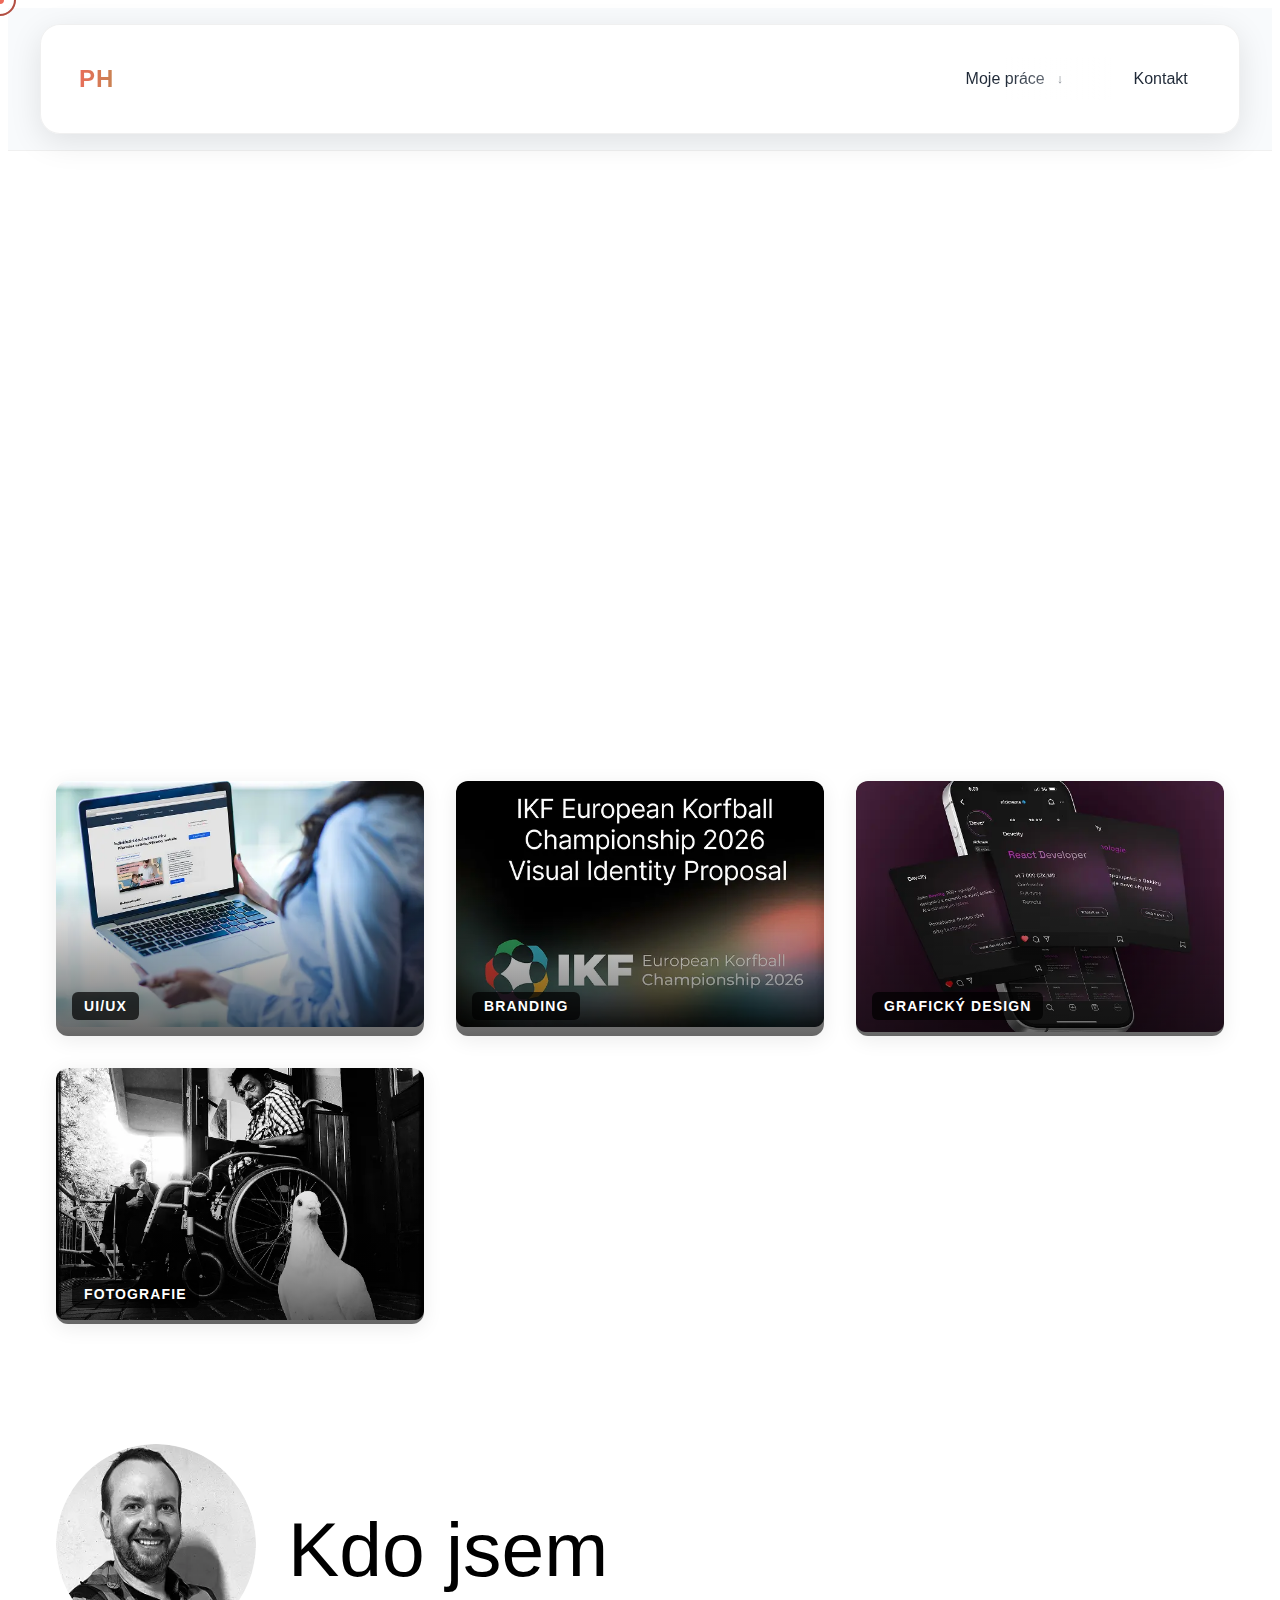
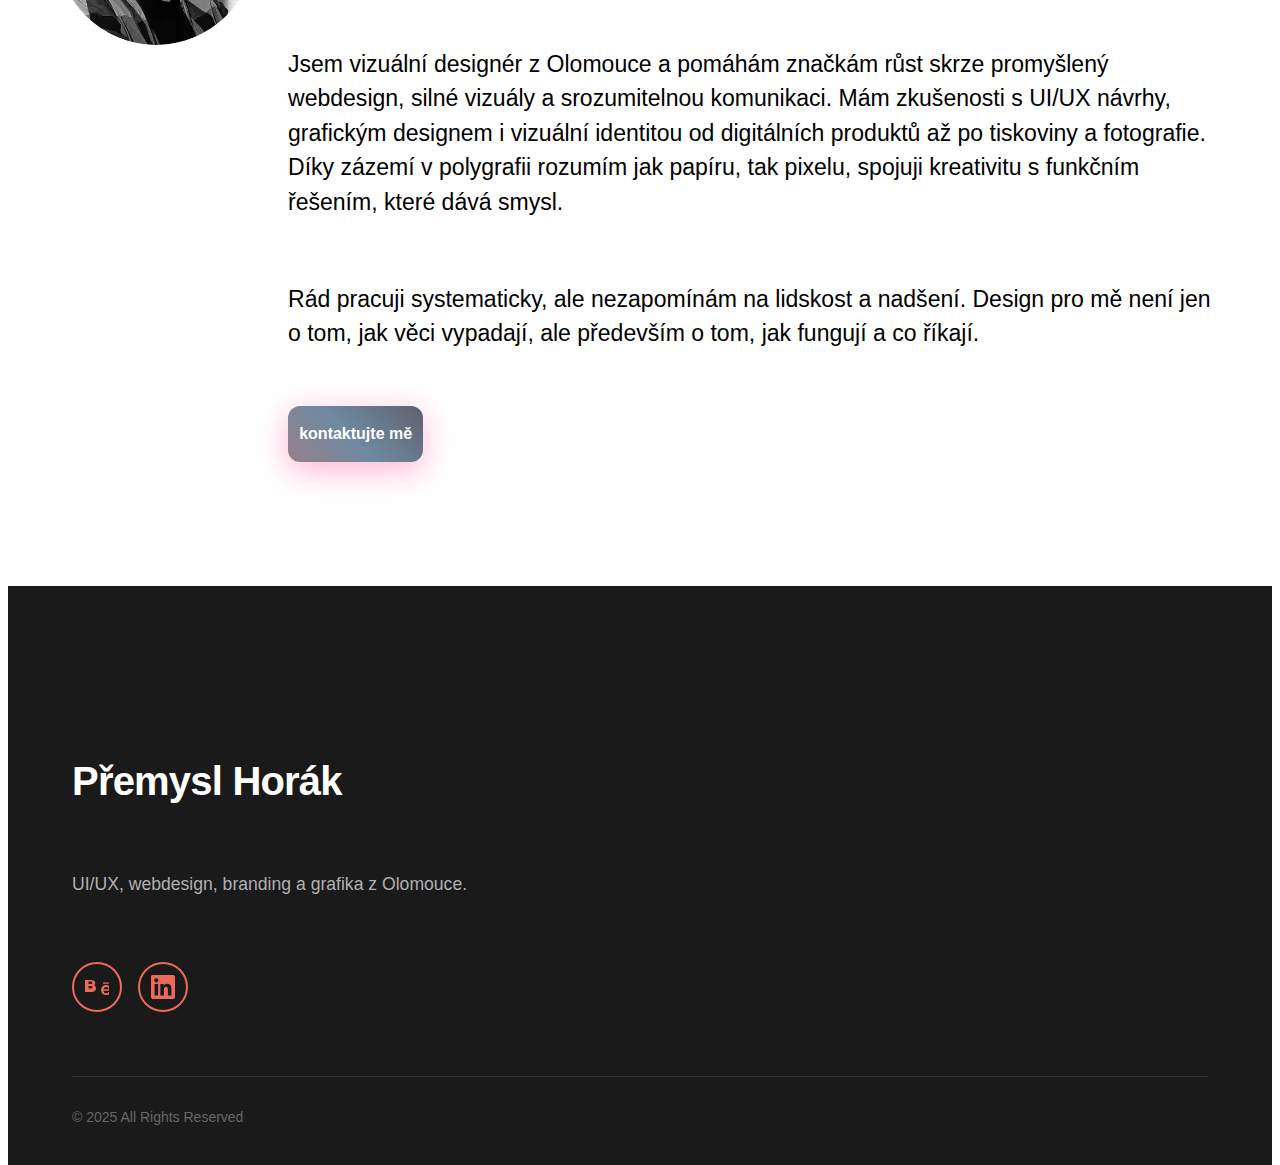
<file: index.html>
<!DOCTYPE html>
<html lang="cs">
  <head>
    <!-- Google tag (gtag.js) -->
<script async src="https://www.googletagmanager.com/gtag/js?id=G-VVECS869JD"></script>
<script>
  window.dataLayer = window.dataLayer || [];
  function gtag(){dataLayer.push(arguments);}
  gtag('js', new Date());

  gtag('config', 'G-VVECS869JD');
</script>
    <meta charset="UTF-8" />
    <meta name="viewport" content="width=device-width, initial-scale=1.0" />
    <title>Přemysl Horák | UI/UX designér & grafik – Portfolio</title>
<meta name="description" content="Oficiální portfolio Přemysla Horáka. UI/UX design, webdesign, branding, grafika a fotografie. Tvořím funkční a estetické digitální produkty.">
<meta name="robots" content="index, follow" />
<meta name="author" content="Přemysl Horák" />
<meta name="keywords" content="UI/UX design, webdesign, grafika, branding, vizuální identita, portfolio, Přemysl Horák, Olomouc" />

<!-- Open Graph (Facebook, LinkedIn) -->
<meta property="og:title" content="Přemysl Horák – UI/UX designér & grafik" />
<meta property="og:description" content="Portfolio: UI/UX projekty, branding, grafický design a fotografie. Funkční a estetická řešení pro weby a aplikace." />
<meta property="og:type" content="website" />
<meta property="og:url" content="https://www.horakdesign.com/" />
<meta property="og:image" content="https://www.horakdesign.com/preview-home.jpg" />

<!-- Twitter Cards -->
<meta name="twitter:card" content="summary_large_image" />
<meta name="twitter:title" content="Přemysl Horák – UI/UX designér & grafik" />
<meta name="twitter:description" content="Oficiální portfolio: UI/UX projekty, webdesign, branding, grafika a fotografie." />
<meta name="twitter:image" content="https://www.horakdesign.com/preview-home.jpg" />
    <meta name="google-site-verification" content="RmiGEksqNWBrOGqAwaiykXVGZqGWlCVeYjkxGbFk-dY" />


<!-- Favicon a ikony -->
<link rel="icon" type="image/png" sizes="32x32" href="/favicon-32.png" />
<link rel="icon" type="image/png" sizes="16x16" href="/favicon-16.png" />
<link rel="apple-touch-icon" href="/apple-touch-icon.png" />

<!-- Kanonická URL -->
<link rel="canonical" href="https://www.horakdesign.com/" />
    <link rel="stylesheet" href="style.css" />
    <script type="application/ld+json">
{
  "@context": "https://schema.org",
  "@type": "Person",
  "name": "Přemysl Horák",
  "url": "https://www.horakdesign.com",
  "image": "https://www.horakdesign.com/preview-home.jpg",
  "jobTitle": "UI/UX designer & graphic designer",
  "description": "UI/UX designér a grafik z Olomouce. Tvořím funkční a estetické weby, aplikace, vizuální identity a grafické materiály.",
  "address": {
    "@type": "PostalAddress",
    "addressLocality": "Olomouc",
    "addressCountry": "CZ"
  },
  "email": "mailto:horakpremysl85@gmail.com",
  "sameAs": [
    "https://www.behance.net/dobryux",
    "https://www.linkedin.com/in/premysl-horak",
    "https://github.com/dobryux"
  ]
}
</script>
  </head>

  <body>
    <!-- Header -->
    <div id="cursor" aria-hidden="true"></div>
    <div id="cursor-follower" aria-hidden="true"></div>

    <!-- Skip link pro klávesnici / čtečky -->
    <header id="siteHeader">
      <nav class="container" role="navigation" aria-label="Hlavní navigace">
        <!-- Logo -->
        <a href="index.html" class="logo" aria-label="Domů">PH</a>

        <!-- Hamburger pro mobil -->
        <button
          class="mobile-menu"
          id="mobileMenu"
          type="button"
          aria-label="Otevřít navigaci"
          aria-controls="navLinksMobile"
          aria-expanded="false"
        >
          <span aria-hidden="true"></span>
          <span aria-hidden="true"></span>
          <span aria-hidden="true"></span>
        </button>

        <!-- DESKTOP MENU -->
        <ul
          class="nav-links nav-links--desktop"
          id="navLinksDesktop"
          role="menubar"
        >
          <li role="none" class="dropdown" id="dropdown">
            <a
              href="#"
              class="dropdown-toggle"
              id="dropdownToggle"
              role="button"
              aria-haspopup="true"
              aria-expanded="false"
              aria-controls="dropdownMenu"
            >
              Moje práce
            </a>
            <ul class="dropdown-menu" id="dropdownMenu" role="menu">
              <li role="none">
                <a role="menuitem" href="projekty-uiux.html">UI/UX</a>
              </li>
              <li role="none">
                <a role="menuitem" href="projekty-branding.html">Branding</a>
              </li>
              <li role="none">
                <a role="menuitem" href="design.html">Grafický design</a>
              </li>
              <li role="none">
                <a role="menuitem" href="projekty-foto.html">Fotografie</a>
              </li>
            </ul>
          </li>
          <li role="none">
            <a role="menuitem" href="contact.html">Kontakt</a>
          </li>
        </ul>

        <!-- MOBILNÍ MENU -->
        <ul class="nav-links nav-links--mobile" id="navLinksMobile" hidden>
          <li><a href="projekty-uiux.html">UI/UX</a></li>
          <li><a href="projekty-branding.html">Branding</a></li>
          <li><a href="design.html">Grafický design</a></li>
          <li><a href="projekty-foto.html">Fotografie</a></li>
          <li class="separator" aria-hidden="true"></li>
          <li><a href="contact.html">Kontakt</a></li>
        </ul>
      </nav>
    </header>

    <main id="main">
      <!-- Hero Section -->
      <section class="hero">
        <div class="container">
          <h1 class="hero-title">
            Navrhuji promyšlené<br />
            rozhraní, silné vizuály <br />
            a srozumitelný obsah.
          </h1>
          <div class="hero-meta hero-subtitle">
            <svg
              width="20"
              height="20"
              viewBox="0 0 24 24"
              fill="none"
              aria-hidden="true"
            >
              <path
                d="M15.281 10.195V15.82H9.656M15.281 15.82L9.187 9.726M17.625 21.5H6.375A3.375 3.375 0 0 1 3 18.125V6.875A3.375 3.375 0 0 1 6.375 3.5h11.25A3.375 3.375 0 0 1 21 6.875v11.25A3.375 3.375 0 0 1 17.625 21.5Z"
                stroke="#ED6A5A"
                stroke-width="2"
                stroke-linecap="round"
                stroke-linejoin="round"
              />
            </svg>
            Individuální webdesign, branding a vizuální řešení z Olomouce.
          </div>
        </div>
      </section>

      <!-- Portfolio Section -->
      <section class="portfolio" id="portfolio">
        <div class="container">
          <div class="portfolio-grid">
            <!-- UI/UX -->
            <a href="projekty-uiux.html" class="portfolio-item">
              <img src="mockup populo 2.webp" alt="Škola Populo" />
              <span class="portfolio-category">UI/UX</span>
            </a>

            <!-- Branding -->
            <a href="projekty-branding.html" class="portfolio-item">
              <img src="ikf 1.webp" alt="IKF 2026" />
              <span class="portfolio-category">Branding</span>
            </a>

            <!-- Grafický design -->
            <a href="design.html" class="portfolio-item">
              <img src="devcity.webp" alt="Devcity" />
              <span class="portfolio-category">Grafický design</span>
            </a>

            <!-- Fotografie -->
            <a href="projekty-foto.html" class="portfolio-item">
              <img src="charita.webp" alt="Charita Olomouc" />
              <span class="portfolio-category">Fotografie</span>
            </a>
          </div>
        </div>
      </section>

      <!-- About Section -->
      <section class="about" id="about">
        <div class="container">
          <div class="about-content">
            <img src="avatar.webp" alt="Přemysl Horák" class="about-image" />
            <div class="about-text">
              <h2>Kdo jsem</h2>
              <p>
                Jsem vizuální designér z Olomouce a pomáhám značkám růst skrze
                promyšlený webdesign, silné vizuály a srozumitelnou komunikaci.
                Mám zkušenosti s UI/UX návrhy, grafickým designem i vizuální
                identitou od digitálních produktů až po tiskoviny a fotografie.
                Díky zázemí v polygrafii rozumím jak papíru, tak pixelu, spojuji
                kreativitu s funkčním řešením, které dává smysl.
              </p>
              <p>
                Rád pracuji systematicky, ale nezapomínám na lidskost a nadšení.
                Design pro mě není jen o tom, jak věci vypadají, ale především o
                tom, jak fungují a co říkají.
              </p>

              <a href="contact.html" class="cta-button">kontaktujte mě</a>
            </div>
          </div>
        </div>
      </section>
    </main>
    <!-- Footer -->
    <footer>
      <div class="footer-container">
        <div class="footer-content">
          <!-- Jméno -->
          <h2 class="footer-name">Přemysl Horák</h2>

          <!-- Popis -->
          <p class="footer-description">
            UI/UX, webdesign, branding a grafika z Olomouce.
          </p>

          <!-- Social ikony -->
          <div class="social-icons">
            <!-- Behance -->
            <a
              class="social-link"
              href="https://www.behance.net/dobryUX"
              target="_blank"
              rel="noopener noreferrer"
              aria-label="Behance – Přemysl Horák"
              title="Behance"
            >
              <svg
                viewBox="0 0 24 24"
                xmlns="http://www.w3.org/2000/svg"
                role="img"
              >
                <path
                  d="M8.09 10.95c1.26-.37 2.12-1.52 2.12-2.85 0-2.44-1.82-3.1-4.14-3.1H0v12h6.55c2.61 0 4.57-1.3 4.57-3.7 0-1.69-.95-2.92-3.03-3.34zM3.57 6.45h2.04c.84 0 1.61.26 1.61 1.2 0 1-.77 1.3-1.61 1.3H3.57V6.45zm2.02 7.14H3.57v-2.69h2.12c1.03 0 1.82.38 1.82 1.41 0 1.04-.82 1.28-1.92 1.28zM24 8.69h-5.96v-1.2H24v1.2zm-2.84 1.35c-3.09 0-5.03 2.03-5.03 5.04 0 3 1.94 5.04 5.03 5.04 2.37 0 4.07-1.14 4.56-3.2h-2.31c-.28.9-1.22 1.39-2.25 1.39-1.67 0-2.57-1.02-2.57-2.66h7.2c.05-.27.08-.56.08-.86 0-2.73-1.93-4.75-4.68-4.75zm0 2.04c1.28 0 2.3.77 2.3 2.2h-4.68c.2-1.43 1.16-2.2 2.38-2.2z"
                />
              </svg>
            </a>

            <!-- LinkedIn -->
            <a
              href="https://www.linkedin.com/in/přemysl-horák-0590a5326/"
              class="social-link"
              target="_blank"
              rel="noopener noreferrer"
            >
              <svg viewBox="0 0 24 24" xmlns="http://www.w3.org/2000/svg">
                <path
                  d="M20.447 20.452h-3.554v-5.569c0-1.328-.027-3.037-1.852-3.037-1.853 0-2.136 1.445-2.136 2.939v5.667H9.351V9h3.414v1.561h.046c.477-.9 1.637-1.85 3.37-1.85 3.601 0 4.267 2.37 4.267 5.455v6.286zM5.337 7.433c-1.144 0-2.063-.926-2.063-2.065 0-1.138.92-2.063 2.063-2.063 1.14 0 2.064.925 2.064 2.063 0 1.139-.925 2.065-2.064 2.065zm1.782 13.019H3.555V9h3.564v11.452zM22.225 0H1.771C.792 0 0 .774 0 1.729v20.542C0 23.227.792 24 1.771 24h20.451C23.2 24 24 23.227 24 22.271V1.729C24 .774 23.2 0 22.222 0h.003z"
                />
              </svg>
            </a>

            <!-- Můžete přidat další SVG ikony podle potřeby -->
          </div>

          <!-- Copyright -->
          <div class="footer-copyright">© 2025 All Rights Reserved</div>
        </div>
      </div>
    </footer>
    <script src="script.js"></script>
  </body>
</html>
</file>
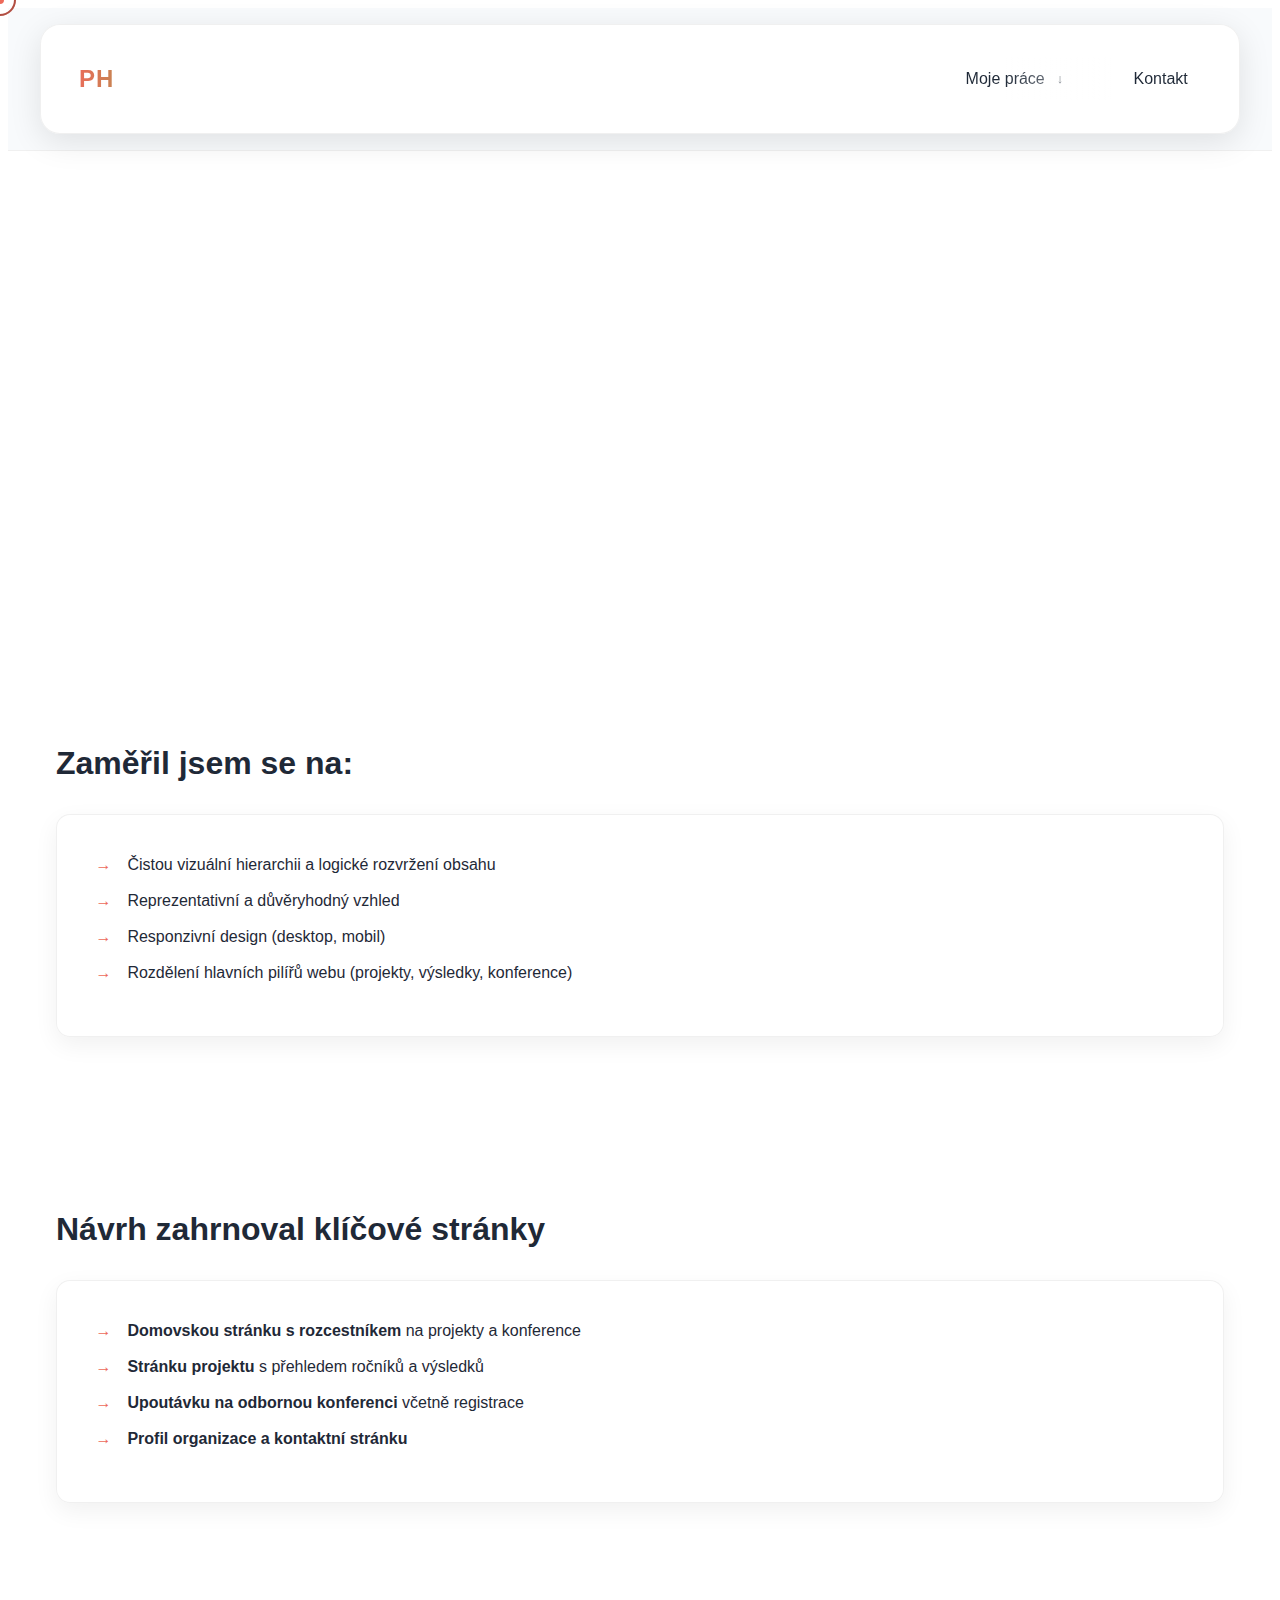
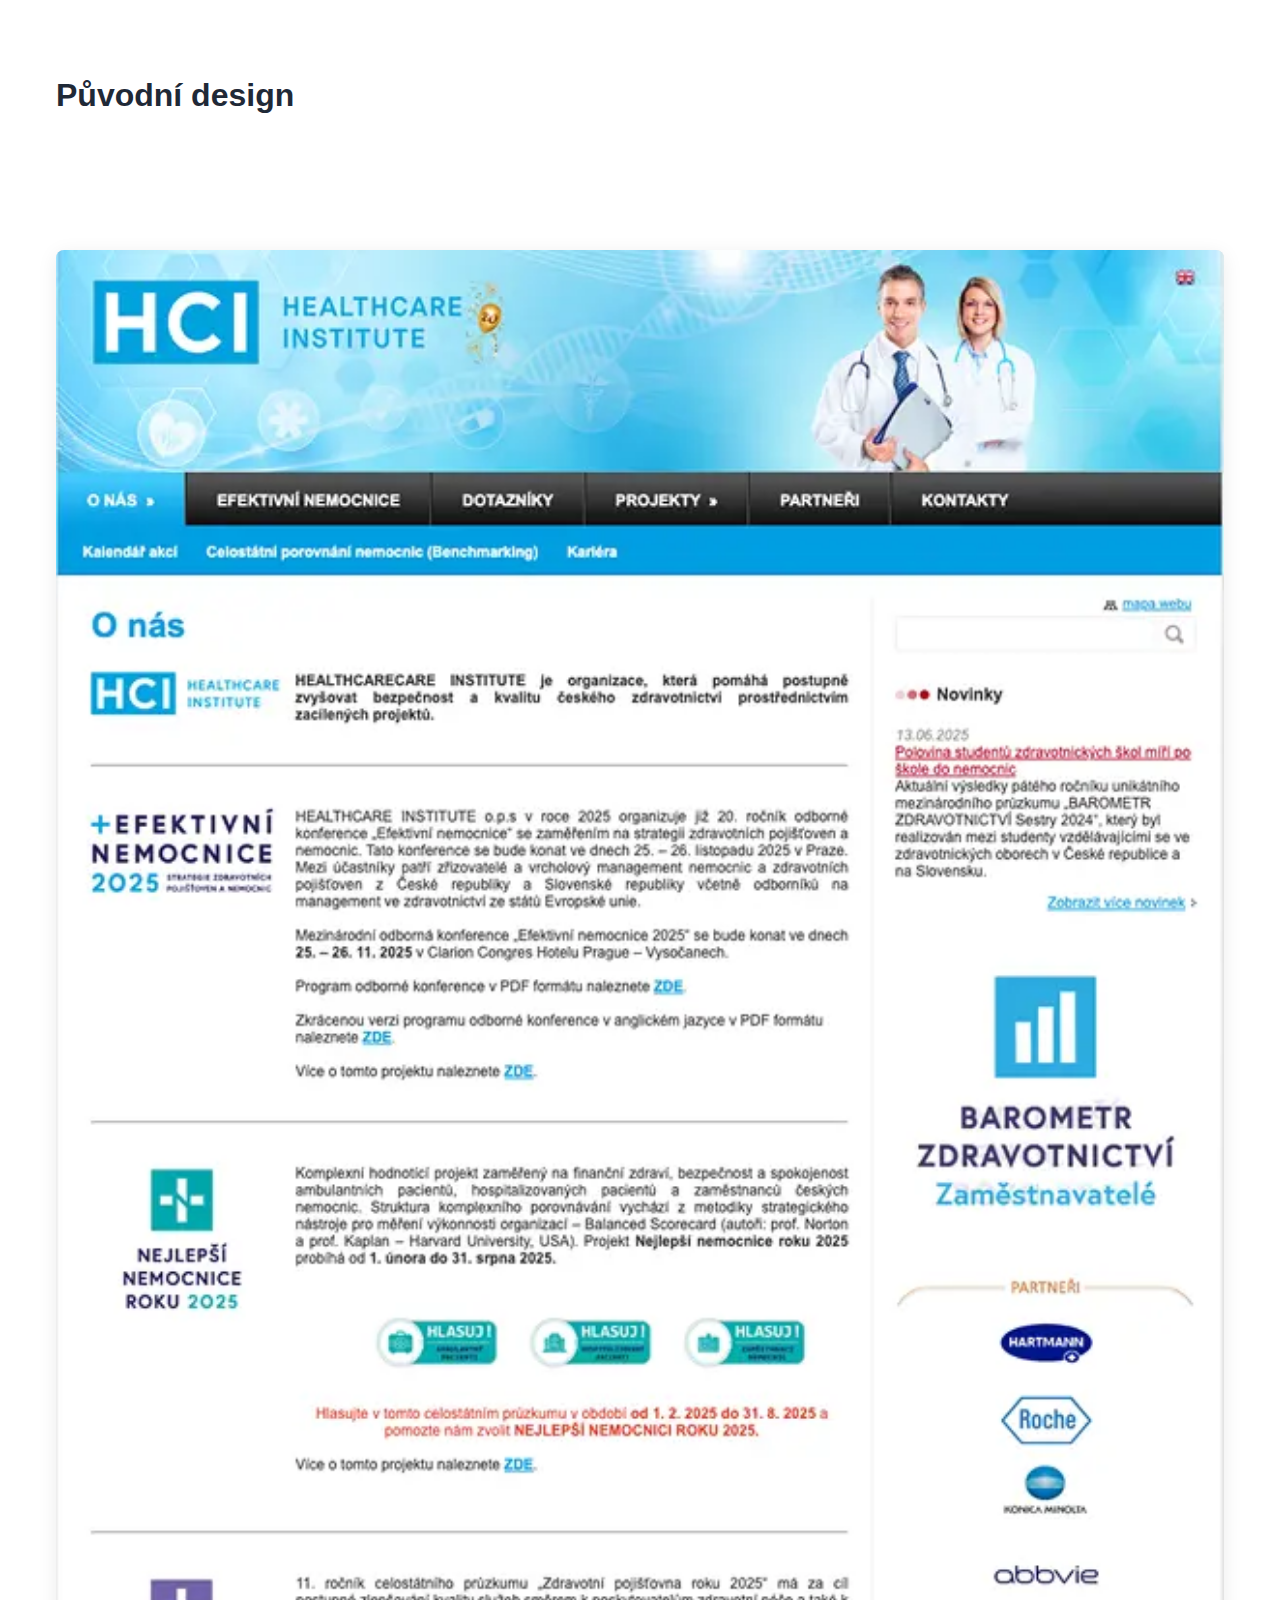
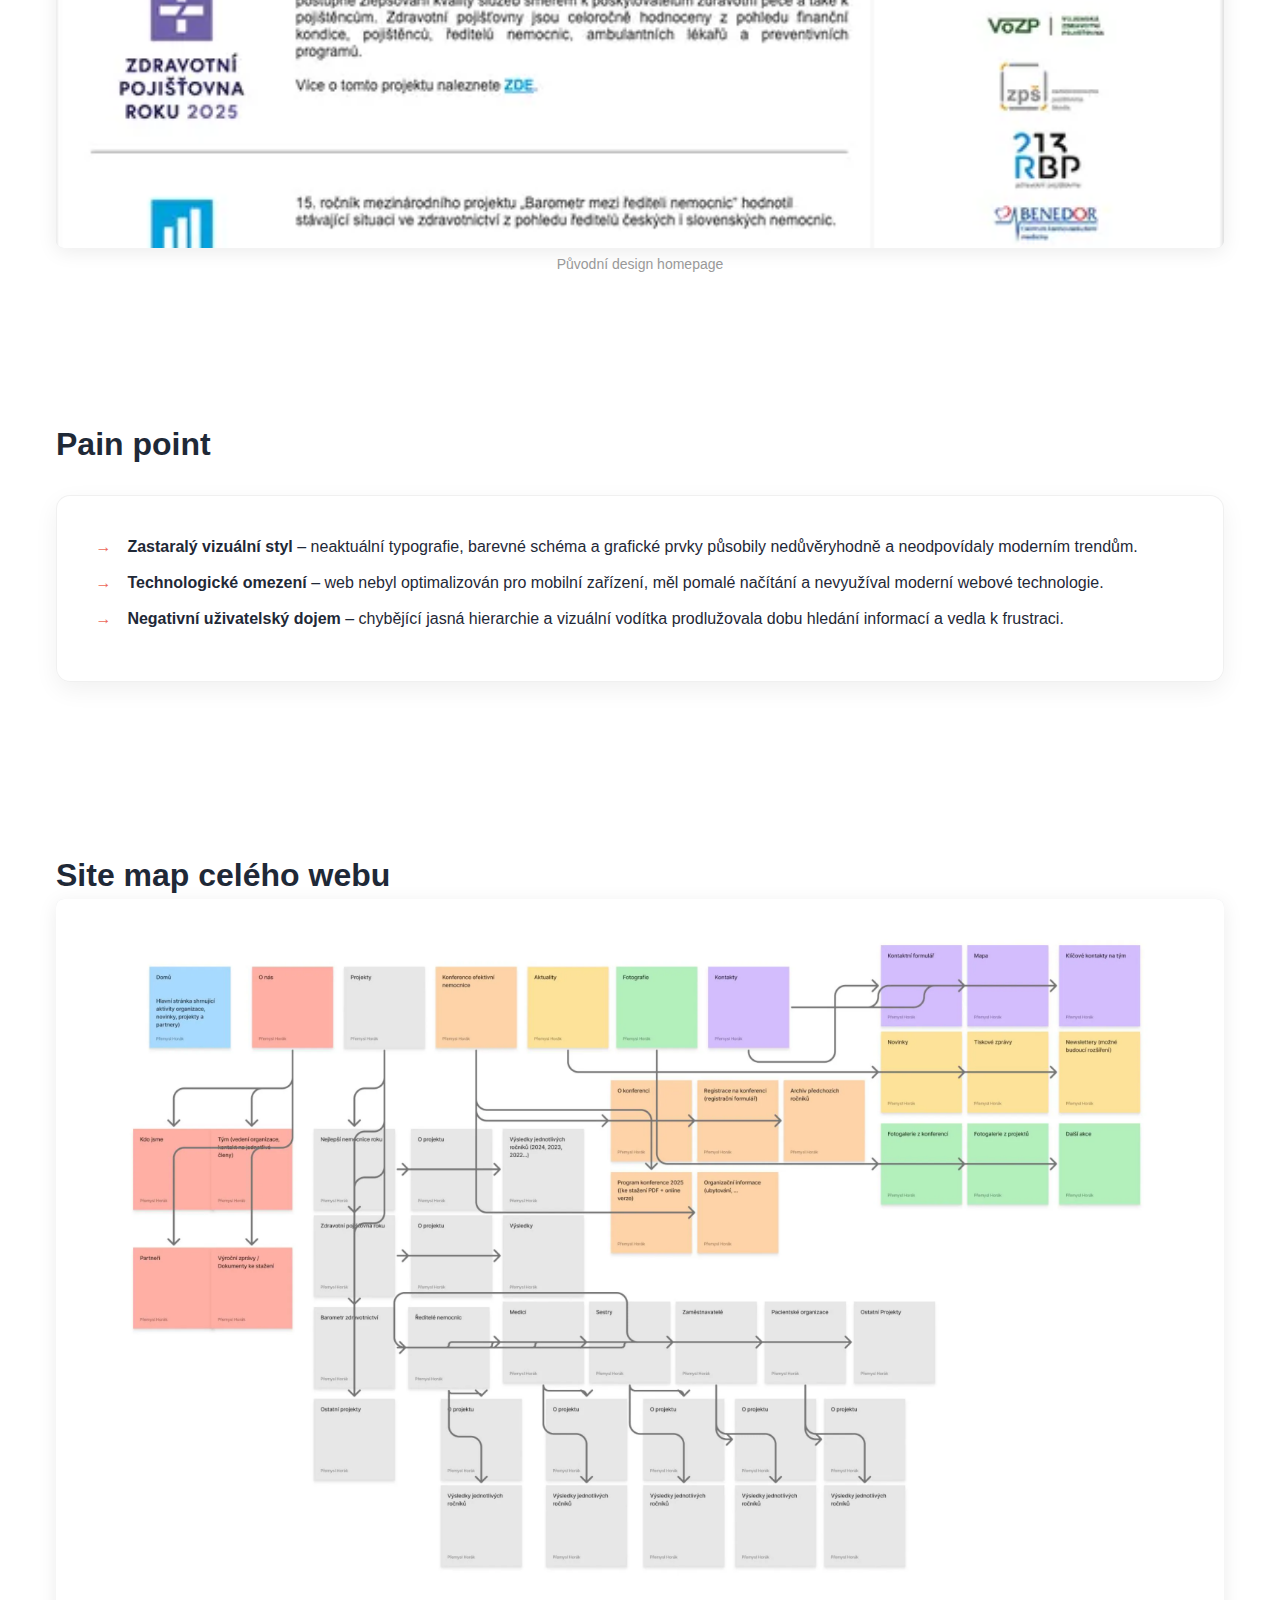
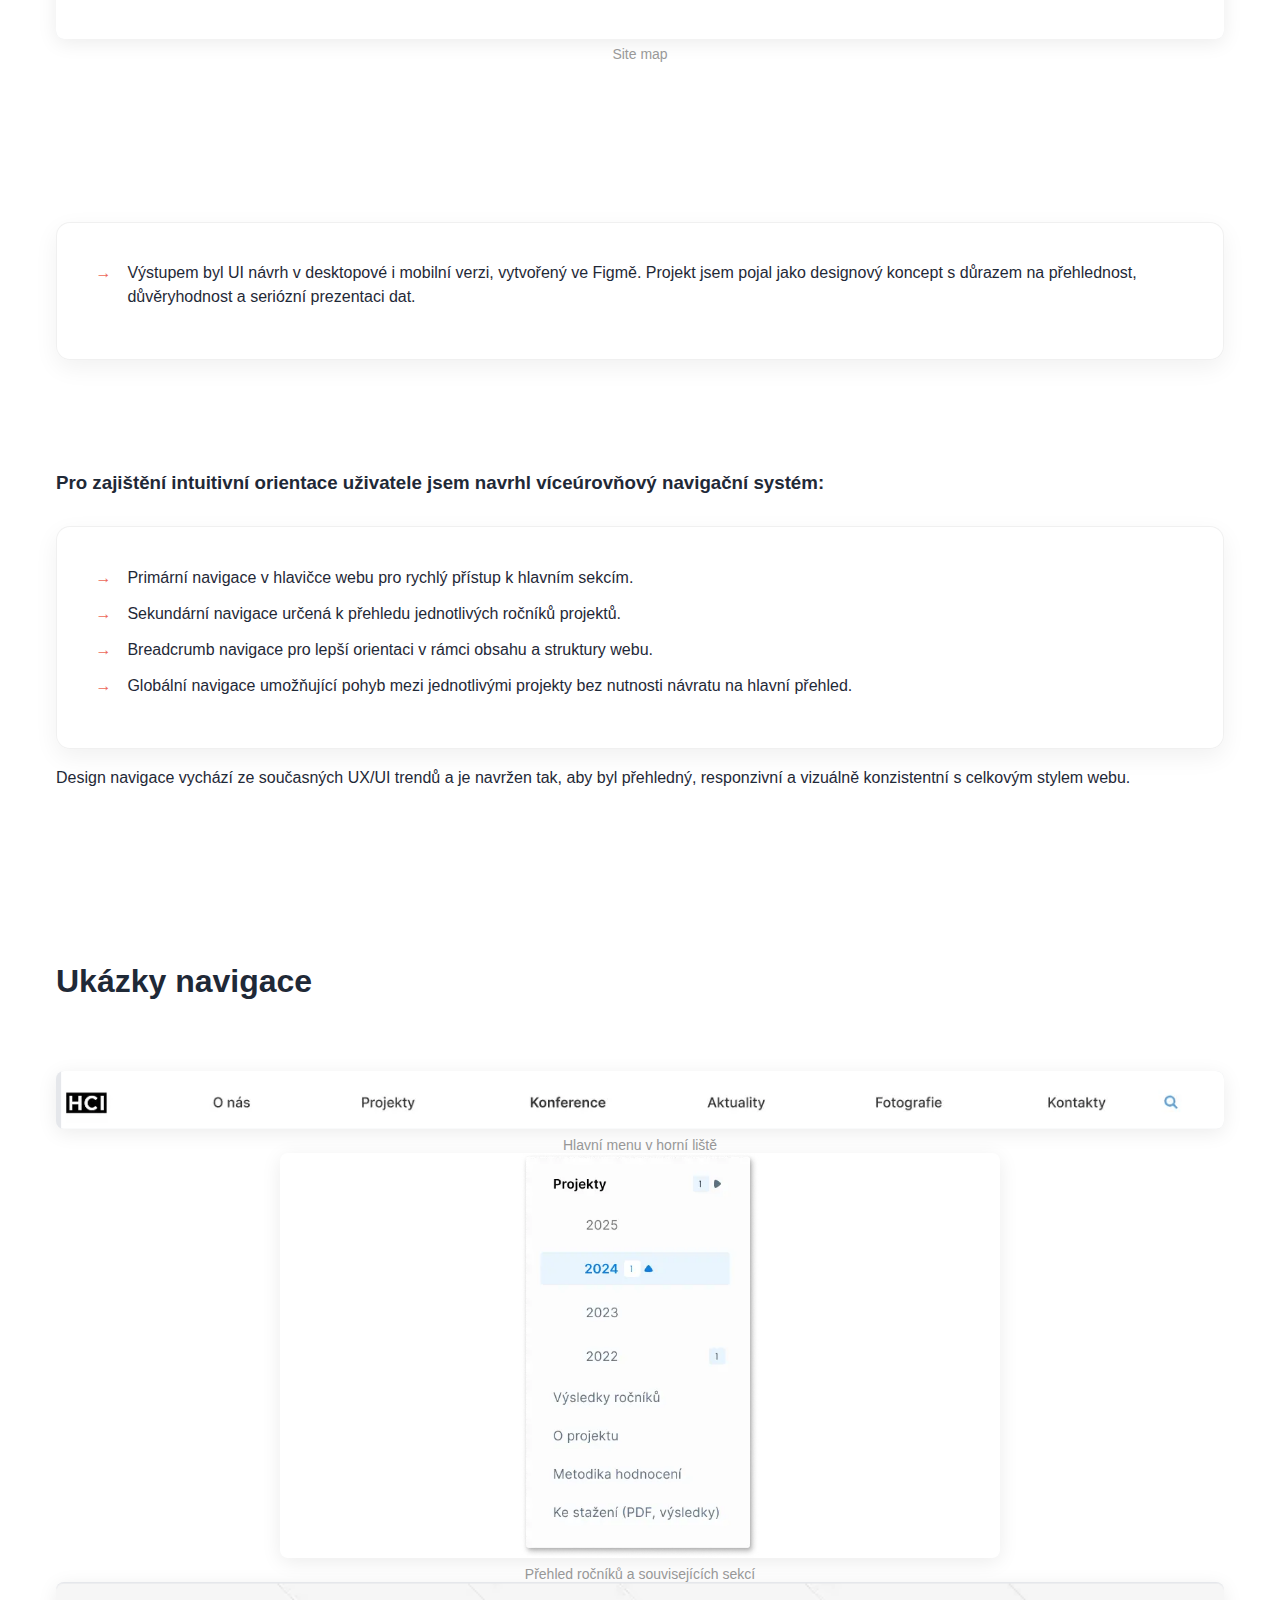
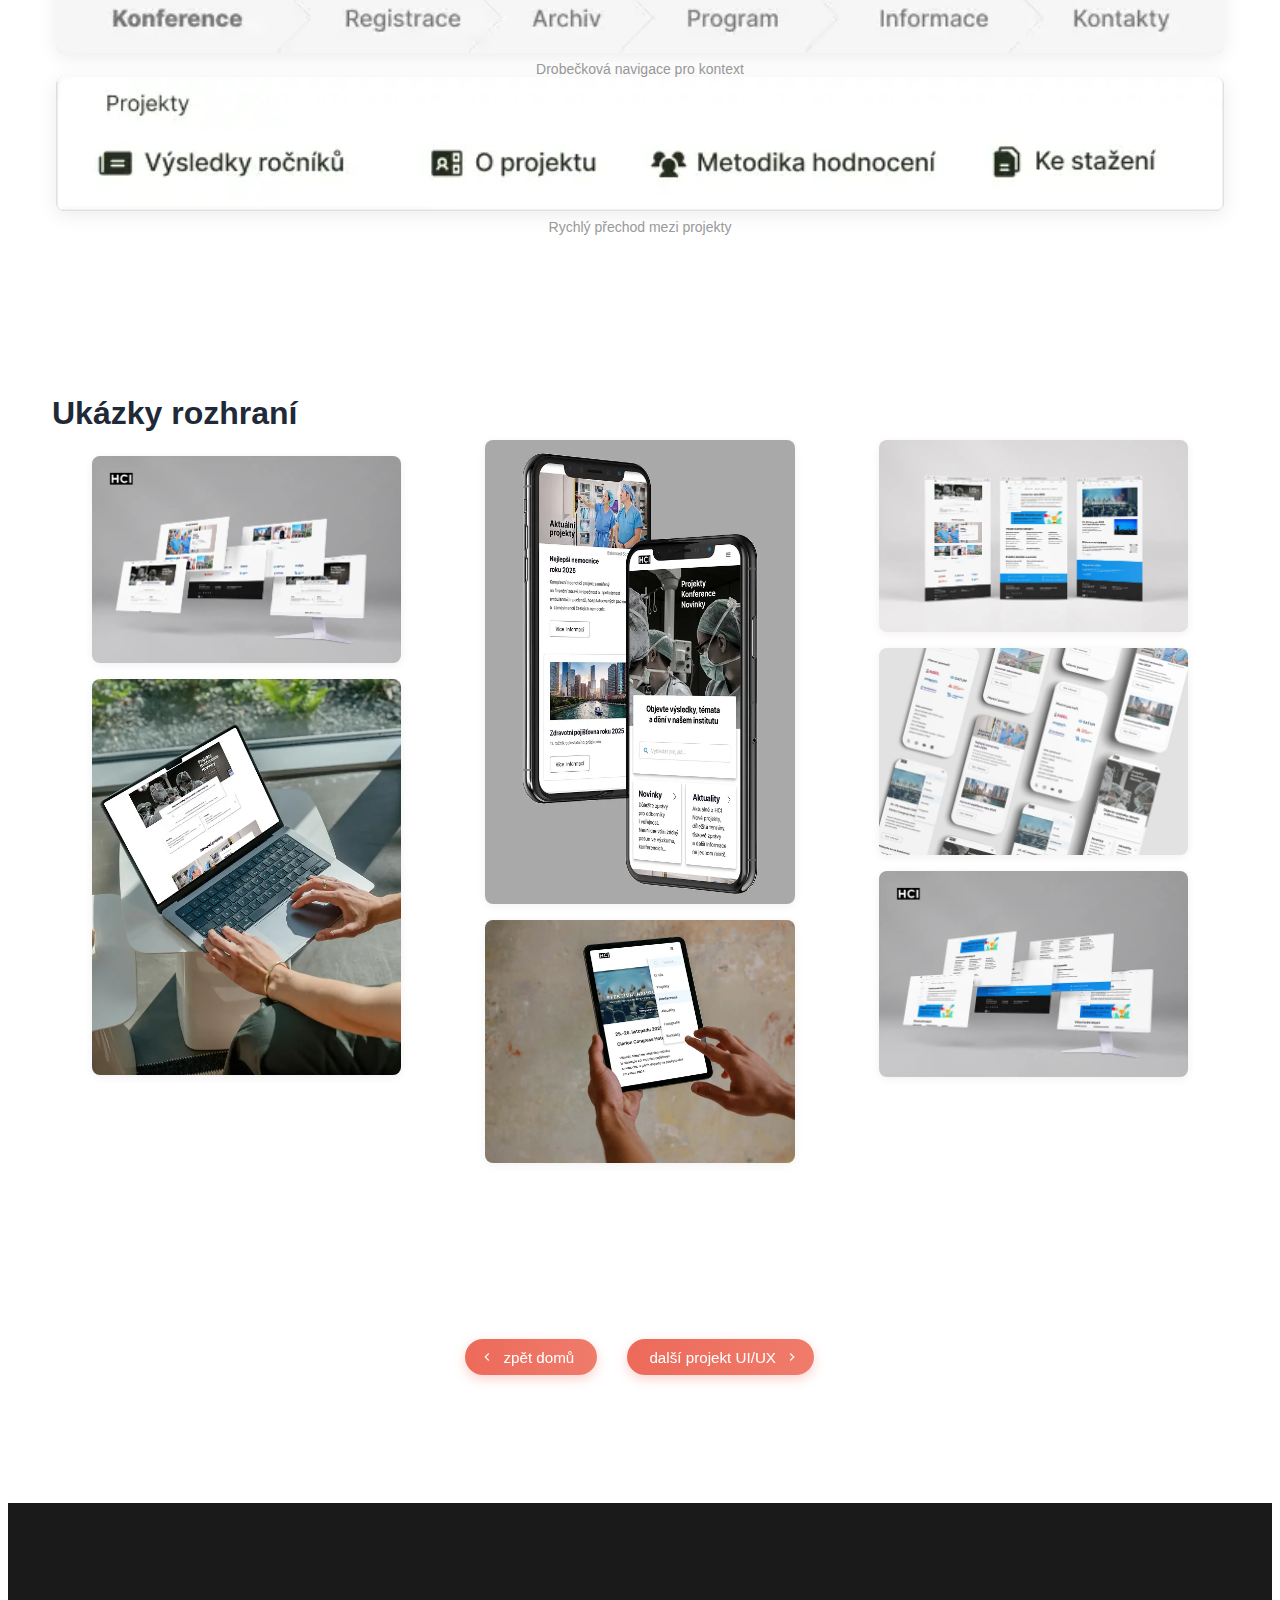
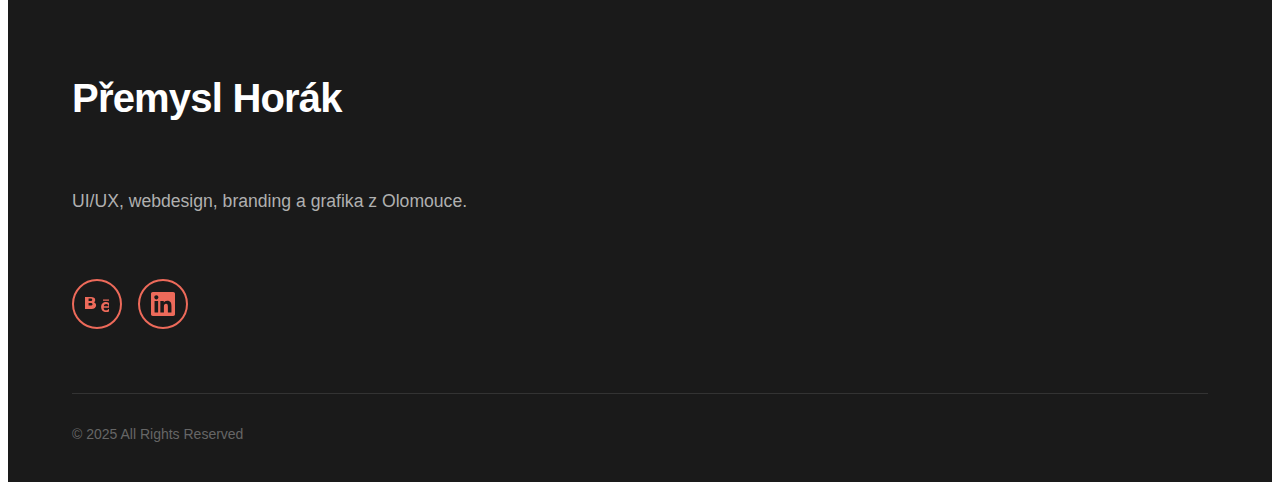
<file: hci.html>
<!DOCTYPE html>
<html lang="cs">
  <head><!-- Google tag (gtag.js) -->
<script async src="https://www.googletagmanager.com/gtag/js?id=G-VVECS869JD"></script>
<script>
  window.dataLayer = window.dataLayer || [];
  function gtag(){dataLayer.push(arguments);}
  gtag('js', new Date());

  gtag('config', 'G-VVECS869JD');
</script>
    <meta charset="UTF-8" />
    <meta name="viewport" content="width=device-width, initial-scale=1" />
    <title>Redesign webu Healthcare Institute</title>
    <link rel="stylesheet" href="style.css" />
  </head>

  <body class="page-project">
    <!-- Custom cursor -->
    <div id="cursor"></div>
    <div id="cursor-follower"></div>

    <!-- Header -->
    <header id="siteHeader">
      <nav class="container" role="navigation" aria-label="Hlavní navigace">
        <!-- Logo -->
        <a href="index.html" class="logo" aria-label="Domů">PH</a>

        <!-- Hamburger pro mobil -->
        <button
          class="mobile-menu"
          id="mobileMenu"
          type="button"
          aria-label="Otevřít navigaci"
          aria-controls="navLinksMobile"
          aria-expanded="false"
        >
          <span aria-hidden="true"></span>
          <span aria-hidden="true"></span>
          <span aria-hidden="true"></span>
        </button>

        <!-- DESKTOP MENU -->
        <ul
          class="nav-links nav-links--desktop"
          id="navLinksDesktop"
          role="menubar"
        >
          <li role="none" class="dropdown" id="dropdown">
            <a
              href="#"
              class="dropdown-toggle"
              id="dropdownToggle"
              role="button"
              aria-haspopup="true"
              aria-expanded="false"
              aria-controls="dropdownMenu"
              >Moje práce</a
            >
            <ul class="dropdown-menu" id="dropdownMenu" role="menu">
              <li role="none">
                <a role="menuitem" href="projekty-uiux.html">UI/UX</a>
              </li>
              <li role="none">
                <a role="menuitem" href="projekty-branding.html">Branding</a>
              </li>
              <li role="none">
                <a role="menuitem" href="design.html">Grafický design</a>
              </li>
              <li role="none">
                <a role="menuitem" href="projekty-foto.html">Fotografie</a>
              </li>
            </ul>
          </li>
          <li role="none">
            <a role="menuitem" href="contact.html">Kontakt</a>
          </li>
        </ul>

        <!-- MOBILNÍ MENU -->
        <ul class="nav-links nav-links--mobile" id="navLinksMobile" hidden>
          <li><a href="projekty-uiux.html">UI/UX</a></li>
          <li><a href="projekty-branding.html">Branding</a></li>
          <li><a href="design.html">Grafický design</a></li>
          <li><a href="projekty-foto.html">Fotografie</a></li>
          <li class="separator" aria-hidden="true"></li>
          <li><a href="contact.html">Kontakt</a></li>
        </ul>
      </nav>
    </header>

    <!-- Main -->
    <main>
      <!-- Hero -->
      <section class="hero">
        <div class="container">
          <h1 class="hero-title">
            Redesign webu pro<br />
            HEALTHCARE INSTITUTE
          </h1>

          <div class="hero-subtitle">
            <svg
              width="20"
              height="20"
              viewBox="0 0 24 24"
              fill="none"
              aria-hidden="true"
            >
              <path
                d="M15.281 10.195V15.82H9.656M15.281 15.82L9.187 9.726M17.625 21.5H6.375A3.375 3.375 0 0 1 3 18.125V6.875A3.375 3.375 0 0 1 6.375 3.5h11.25A3.375 3.375 0 0 1 21 6.875v11.25A3.375 3.375 0 0 1 17.625 21.5Z"
                stroke="#ED6A5A"
                stroke-width="2"
                stroke-linecap="round"
                stroke-linejoin="round"
              />
            </svg>
            Cílem bylo navrhnout moderní, profesionální a přehledný web, který
            bude dobře fungovat pro odbornou i širokou veřejnost včetně
            nemocnic, pojišťoven, ministerstev či studentů.
          </div>
        </div>
      </section>

      <!-- Úvodní checklist -->
      <section class="section intro">
        <div class="container">
          <div class="grid grid--2cols">
            <div class="intro__text">
              <h2 class="section-title">Zaměřil jsem se na:</h2>
              <ul class="checklist">
                <li>Čistou vizuální hierarchii a logické rozvržení obsahu</li>
                <li>Reprezentativní a důvěryhodný vzhled</li>
                <li>Responzivní design (desktop, mobil)</li>
                <li>
                  Rozdělení hlavních pilířů webu (projekty, výsledky,
                  konference)
                </li>
              </ul>
            </div>
          </div>
        </div>
      </section>

      <!-- Klíčové stránky -->
      <section class="section intro">
        <div class="container">
          <div class="grid grid--2cols">
            <div class="intro__text">
              <h2 class="section-title">Návrh zahrnoval klíčové stránky</h2>
              <ul class="checklist">
                <li>
                  <strong>Domovskou stránku s rozcestníkem</strong> na projekty
                  a konference
                </li>
                <li>
                  <strong>Stránku projektu</strong> s přehledem ročníků a
                  výsledků
                </li>
                <li>
                  <strong>Upoutávku na odbornou konferenci</strong> včetně
                  registrace
                </li>
                <li><strong>Profil organizace a kontaktní stránku</strong></li>
              </ul>
            </div>
          </div>
        </div>
      </section>

      <!-- Původní design -->
      <section class="section intro">
        <div class="container">
          <h2 class="section-title">Původní design</h2>
        </div>
      </section>

      <!-- ŠIROKÝ MOCKUP -->
      <section class="section showcase">
        <div class="container">
          <figure class="media media--wide">
            <img
              src="HCI original 1.webp"
              alt="Původní homepage Healthcare Institute"
              loading="lazy"
            />
            <figcaption class="caption">Původní design homepage</figcaption>
          </figure>
        </div>
      </section>

      <!-- Pain points -->
      <section class="section intro">
        <div class="container">
          <div class="grid grid--2cols">
            <div class="intro__text">
              <h2 class="section-title">Pain point</h2>
              <ul class="checklist">
                <li>
                  <strong>Zastaralý vizuální styl</strong> – neaktuální
                  typografie, barevné schéma a grafické prvky působily
                  nedůvěryhodně a neodpovídaly moderním trendům.
                </li>
                <li>
                  <strong>Technologické omezení</strong> – web nebyl
                  optimalizován pro mobilní zařízení, měl pomalé načítání a
                  nevyužíval moderní webové technologie.
                </li>
                <li>
                  <strong>Negativní uživatelský dojem</strong> – chybějící jasná
                  hierarchie a vizuální vodítka prodlužovala dobu hledání
                  informací a vedla k frustraci.
                </li>
              </ul>
            </div>
          </div>
        </div>
      </section>

      <!-- Site map -->
      <section class="section showcase section--compact" id="sitemap">
        <div class="container">
          <h2 class="section-title section-title--tight">
            Site map celého webu
          </h2>

          <input
            type="checkbox"
            id="zoom-sitemap"
            class="lb-toggle visually-hidden"
          />

          <figure class="media media--wide">
            <label class="media__link" for="zoom-sitemap">
              <img
                src="site map 1.webp"
                alt="Site map – struktura celého webu"
                loading="lazy"
              />
            </label>
            <figcaption class="caption">Site map</figcaption>
          </figure>

          <div class="lightbox" role="dialog" aria-modal="true">
            <label
              class="lightbox__backdrop"
              for="zoom-sitemap"
              aria-label="Zavřít"
            ></label>
            <figure class="lightbox__stage">
              <img
                src="site map 1.webp"
                alt="Site map – struktura celého webu"
              />
              <label
                class="lightbox__close"
                for="zoom-sitemap"
                aria-label="Zavřít"
                >×</label
              >
            </figure>
          </div>
        </div>
      </section>

      <!-- Popis + navigační showcase -->
      <section class="section intro">
        <div class="container">
          <div class="grid grid--2cols">
            <div class="intro__text">
              <ul class="checklist">
                <li>
                  Výstupem byl UI návrh v desktopové i mobilní verzi, vytvořený
                  ve Figmě. Projekt jsem pojal jako designový koncept s důrazem
                  na přehlednost, důvěryhodnost a seriózní prezentaci dat.
                </li>
              </ul>

              <h3 class="margin">
                Pro zajištění intuitivní orientace uživatele jsem navrhl
                víceúrovňový navigační systém:
              </h3>
              <ul class="checklist">
                <li>
                  Primární navigace v hlavičce webu pro rychlý přístup k hlavním
                  sekcím.
                </li>
                <li>
                  Sekundární navigace určená k přehledu jednotlivých ročníků
                  projektů.
                </li>
                <li>
                  Breadcrumb navigace pro lepší orientaci v rámci obsahu a
                  struktury webu.
                </li>
                <li>
                  Globální navigace umožňující pohyb mezi jednotlivými projekty
                  bez nutnosti návratu na hlavní přehled.
                </li>
              </ul>
              <p class="textprostor">
                Design navigace vychází ze současných UX/UI trendů a je navržen
                tak, aby byl přehledný, responzivní a vizuálně konzistentní s
                celkovým stylem webu.
              </p>
            </div>
          </div>
        </div>
      </section>

      <!-- NAV SHOWCASE -->
      <section class="section nav-showcase" id="nav-showcase">
        <div class="container">
          <h3 class="section-title">Ukázky navigace</h3>
          <p class="hero-subtitle">
            Primární menu v hlavičce, sekundární pro ročníky, breadcrumb pro
            kontext a globální pohyb mezi projekty.
          </p>

          <div class="nav-grid is-stacked">
            <!-- PRIMÁRNÍ -->
            <div class="shot-item">
              <input
                type="checkbox"
                id="zoom-nav-primary"
                class="lb-toggle"
                hidden
              />
              <figure class="media shot shot--primary">
                <label class="media__link" for="zoom-nav-primary">
                  <img
                    src="primarni.webp"
                    alt="Primární navigace v hlavičce webu"
                    loading="lazy"
                  />
                </label>
                <figcaption class="caption">
                  Hlavní menu v horní liště
                </figcaption>
              </figure>
              <div class="lightbox" role="dialog" aria-modal="true">
                <label
                  for="zoom-nav-primary"
                  class="lightbox__backdrop"
                  aria-label="Zavřít"
                ></label>
                <figure class="lightbox__stage">
                  <img
                    src="primarni.webp"
                    alt="Primární navigace v hlavičce webu"
                  />
                  <figcaption class="lightbox__caption">
                    Primární navigace
                  </figcaption>
                  <label
                    for="zoom-nav-primary"
                    class="lightbox__close"
                    aria-label="Zavřít"
                    >×</label
                  >
                </figure>
              </div>
            </div>

            <!-- SEKUNDÁRNÍ -->
            <div class="shot-item">
              <input
                type="checkbox"
                id="zoom-nav-secondary"
                class="lb-toggle"
                hidden
              />
              <figure class="media shot shot--secondary">
                <label class="media__link" for="zoom-nav-secondary">
                  <img
                    src="secundarninav.webp"
                    alt="Sekundární navigace s ročníky a sekcemi"
                    loading="lazy"
                  />
                </label>
                <figcaption class="caption">
                  Přehled ročníků a souvisejících sekcí
                </figcaption>
              </figure>
              <div class="lightbox" role="dialog" aria-modal="true">
                <label
                  for="zoom-nav-secondary"
                  class="lightbox__backdrop"
                  aria-label="Zavřít"
                ></label>
                <figure class="lightbox__stage">
                  <img
                    src="secundarninav.webp"
                    alt="Sekundární navigace s ročníky a sekcemi"
                  />
                  <figcaption class="lightbox__caption">
                    Sekundární navigace
                  </figcaption>
                  <label
                    for="zoom-nav-secondary"
                    class="lightbox__close"
                    aria-label="Zavřít"
                    >×</label
                  >
                </figure>
              </div>
            </div>

            <!-- BREADCRUMB -->
            <div class="shot-item">
              <input
                type="checkbox"
                id="zoom-nav-breadcrumb"
                class="lb-toggle"
                hidden
              />
              <figure class="media shot shot--breadcrumb">
                <label class="media__link" for="zoom-nav-breadcrumb">
                  <img
                    src="breadcrumbnav.webp"
                    alt="Drobečková (breadcrumb) navigace"
                    loading="lazy"
                  />
                </label>
                <figcaption class="caption">
                  Drobečková navigace pro kontext
                </figcaption>
              </figure>
              <div class="lightbox" role="dialog" aria-modal="true">
                <label
                  for="zoom-nav-breadcrumb"
                  class="lightbox__backdrop"
                  aria-label="Zavřít"
                ></label>
                <figure class="lightbox__stage">
                  <img
                    src="breadcrumbnav.webp"
                    alt="Drobečková (breadcrumb) navigace"
                  />
                  <figcaption class="lightbox__caption">
                    Breadcrumb – drobečková navigace
                  </figcaption>
                  <label
                    for="zoom-nav-breadcrumb"
                    class="lightbox__close"
                    aria-label="Zavřít"
                    >×</label
                  >
                </figure>
              </div>
            </div>

            <!-- GLOBÁLNÍ -->
            <div class="shot-item">
              <input
                type="checkbox"
                id="zoom-nav-global"
                class="lb-toggle"
                hidden
              />
              <figure class="media shot shot--global">
                <label class="media__link" for="zoom-nav-global">
                  <img
                    src="projektynav.webp"
                    alt="Globální navigace mezi projekty"
                    loading="lazy"
                  />
                </label>
                <figcaption class="caption">
                  Rychlý přechod mezi projekty
                </figcaption>
              </figure>
              <div class="lightbox" role="dialog" aria-modal="true">
                <label
                  for="zoom-nav-global"
                  class="lightbox__backdrop"
                  aria-label="Zavřít"
                ></label>
                <figure class="lightbox__stage">
                  <img
                    src="projektynav.webp"
                    alt="Globální navigace mezi projekty"
                  />
                  <figcaption class="lightbox__caption">
                    Globální navigace
                  </figcaption>
                  <label
                    for="zoom-nav-global"
                    class="lightbox__close"
                    aria-label="Zavřít"
                    >×</label
                  >
                </figure>
              </div>
            </div>
          </div>
        </div>
      </section>

      <!-- BENTO GALLERY -->
      <section class="section bento-gallery" id="bento-gallery">
        <div class="container">
          <h3 class="section-title">Ukázky rozhraní</h3>
          <div class="bento-grid bento-grid--masonry">
            <!-- 1 -->
            <div class="bento-item col-7">
              <input
                type="checkbox"
                id="zoom-bento-1"
                class="lb-toggle visually-hidden"
              />
              <figure class="bento-card">
                <label
                  class="bento-media media__link ar-21x9"
                  for="zoom-bento-1"
                >
                  <img src="mockup1.webp" alt="Homepage" />
                </label>
              </figure>
              <div class="lightbox" role="dialog" aria-modal="true">
                <label
                  class="lightbox__backdrop"
                  for="zoom-bento-1"
                  aria-label="Zavřít"
                ></label>
                <figure class="lightbox__stage">
                  <img src="mockup1.webp" alt="Homepage" />
                  <label
                    class="lightbox__close"
                    for="zoom-bento-1"
                    aria-label="Zavřít"
                    >×</label
                  >
                </figure>
              </div>
            </div>

            <!-- 2 -->
            <div class="bento-item col-5">
              <input
                type="checkbox"
                id="zoom-bento-2"
                class="lb-toggle visually-hidden"
              />
              <figure class="bento-card">
                <label
                  class="bento-media media__link ar-1x1"
                  for="zoom-bento-2"
                >
                  <img src="mockup2.webp" alt="Detail dlaždice" />
                </label>
              </figure>
              <div class="lightbox" role="dialog" aria-modal="true">
                <label
                  class="lightbox__backdrop"
                  for="zoom-bento-2"
                  aria-label="Zavřít"
                ></label>
                <figure class="lightbox__stage">
                  <img src="mockup2.webp" alt="Detail dlaždice" />
                  <label
                    class="lightbox__close"
                    for="zoom-bento-2"
                    aria-label="Zavřít"
                    >×</label
                  >
                </figure>
              </div>
            </div>

            <!-- 3 -->
            <div class="bento-item col-4">
              <input
                type="checkbox"
                id="zoom-bento-3"
                class="lb-toggle visually-hidden"
              />
              <figure class="bento-card">
                <label
                  class="bento-media media__link ar-3x4"
                  for="zoom-bento-3"
                >
                  <img src="mockup3.webp" alt="Mobilní náhled – feed" />
                </label>
              </figure>
              <div class="lightbox" role="dialog" aria-modal="true">
                <label
                  class="lightbox__backdrop"
                  for="zoom-bento-3"
                  aria-label="Zavřít"
                ></label>
                <figure class="lightbox__stage">
                  <img src="mockup3.webp" alt="Mobilní náhled – feed" />
                  <label
                    class="lightbox__close"
                    for="zoom-bento-3"
                    aria-label="Zavřít"
                    >×</label
                  >
                </figure>
              </div>
            </div>

            <!-- 4 -->
            <div class="bento-item col-4">
              <input
                type="checkbox"
                id="zoom-bento-4"
                class="lb-toggle visually-hidden"
              />
              <figure class="bento-card">
                <label
                  class="bento-media media__link ar-3x4"
                  for="zoom-bento-4"
                >
                  <img src="mockup4.webp" alt="Tablet – program konference" />
                </label>
              </figure>
              <div class="lightbox" role="dialog" aria-modal="true">
                <label
                  class="lightbox__backdrop"
                  for="zoom-bento-4"
                  aria-label="Zavřít"
                ></label>
                <figure class="lightbox__stage">
                  <img src="mockup4.webp" alt="Tablet – program konference" />
                  <label
                    class="lightbox__close"
                    for="zoom-bento-4"
                    aria-label="Zavřít"
                    >×</label
                  >
                </figure>
              </div>
            </div>

            <!-- 5 -->
            <div class="bento-item col-4">
              <input
                type="checkbox"
                id="zoom-bento-5"
                class="lb-toggle visually-hidden"
              />
              <figure class="bento-card">
                <label
                  class="bento-media media__link ar-16x9"
                  for="zoom-bento-5"
                >
                  <img src="mockup5.webp" alt="Karta projektu – desktop" />
                </label>
              </figure>
              <div class="lightbox" role="dialog" aria-modal="true">
                <label
                  class="lightbox__backdrop"
                  for="zoom-bento-5"
                  aria-label="Zavřít"
                ></label>
                <figure class="lightbox__stage">
                  <img src="mockup5.webp" alt="Karta projektu – desktop" />
                  <label
                    class="lightbox__close"
                    for="zoom-bento-5"
                    aria-label="Zavřít"
                    >×</label
                  >
                </figure>
              </div>
            </div>

            <!-- 6 -->
            <div class="bento-item col-6">
              <input
                type="checkbox"
                id="zoom-bento-6"
                class="lb-toggle visually-hidden"
              />
              <figure class="bento-card">
                <label
                  class="bento-media media__link ar-16x9"
                  for="zoom-bento-6"
                >
                  <img src="mockup6.webp" alt="Mobilní karty – seznam" />
                </label>
              </figure>
              <div class="lightbox" role="dialog" aria-modal="true">
                <label
                  class="lightbox__backdrop"
                  for="zoom-bento-6"
                  aria-label="Zavřít"
                ></label>
                <figure class="lightbox__stage">
                  <img src="mockup6.webp" alt="Mobilní karty – seznam" />
                  <label
                    class="lightbox__close"
                    for="zoom-bento-6"
                    aria-label="Zavřít"
                    >×</label
                  >
                </figure>
              </div>
            </div>

            <!-- 7 -->
            <div class="bento-item col-6">
              <input
                type="checkbox"
                id="zoom-bento-7"
                class="lb-toggle visually-hidden"
              />
              <figure class="bento-card">
                <label
                  class="bento-media media__link ar-16x9"
                  for="zoom-bento-7"
                >
                  <img src="mockup7.webp" alt="Footer + partneři" />
                </label>
              </figure>
              <div class="lightbox" role="dialog" aria-modal="true">
                <label
                  class="lightbox__backdrop"
                  for="zoom-bento-7"
                  aria-label="Zavřít"
                ></label>
                <figure class="lightbox__stage">
                  <img src="mockup7.webp" alt="Footer + partneři" />
                  <label
                    class="lightbox__close"
                    for="zoom-bento-7"
                    aria-label="Zavřít"
                    >×</label
                  >
                </figure>
              </div>
            </div>
          </div>
        </div>
      </section>

      <!-- Navigační tlačítka -->
      <section class="section">
        <div class="project-nav">
          <a class="btn--pill btn--prev" href="index.html">zpět domů</a>
          <a class="btn--pill btn--next" href="revizewebu.html"
            >další projekt UI/UX</a
          >
        </div>
      </section>
    </main>

    <!-- Footer -->
    <footer>
      <div class="footer-container">
        <div class="footer-content">
          <h2 class="footer-name">Přemysl Horák</h2>
          <p class="footer-description">
            UI/UX, webdesign, branding a grafika z Olomouce.
          </p>

          <div class="social-icons">
            <a
              class="social-link"
              href="https://www.behance.net/dobryUX"
              target="_blank"
              rel="noopener noreferrer"
              aria-label="Behance – Přemysl Horák"
              title="Behance"
            >
              <svg
                viewBox="0 0 24 24"
                xmlns="http://www.w3.org/2000/svg"
                role="img"
              >
                <path
                  d="M8.09 10.95c1.26-.37 2.12-1.52 2.12-2.85 0-2.44-1.82-3.1-4.14-3.1H0v12h6.55c2.61 0 4.57-1.3 4.57-3.7 0-1.69-.95-2.92-3.03-3.34zM3.57 6.45h2.04c.84 0 1.61.26 1.61 1.2 0 1-.77 1.3-1.61 1.3H3.57V6.45zm2.02 7.14H3.57v-2.69h2.12c1.03 0 1.82.38 1.82 1.41 0 1.04-.82 1.28-1.92 1.28zM24 8.69h-5.96v-1.2H24v1.2zm-2.84 1.35c-3.09 0-5.03 2.03-5.03 5.04 0 3 1.94 5.04 5.03 5.04 2.37 0 4.07-1.14 4.56-3.2h-2.31c-.28.9-1.22 1.39-2.25 1.39-1.67 0-2.57-1.02-2.57-2.66h7.2c.05-.27.08-.56.08-.86 0-2.73-1.93-4.75-4.68-4.75zm0 2.04c1.28 0 2.3.77 2.3 2.2h-4.68c.2-1.43 1.16-2.2 2.38-2.2z"
                />
              </svg>
            </a>

            <a
              href="https://www.linkedin.com/in/přemysl-horák-0590a5326/"
              class="social-link"
              target="_blank"
              rel="noopener noreferrer"
              aria-label="LinkedIn – Přemysl Horák"
              title="LinkedIn"
            >
              <svg viewBox="0 0 24 24" xmlns="http://www.w3.org/2000/svg">
                <path
                  d="M20.447 20.452h-3.554v-5.569c0-1.328-.027-3.037-1.852-3.037-1.853 0-2.136 1.445-2.136 2.939v5.667H9.351V9h3.414v1.561h.046c.477-.9 1.637-1.85 3.37-1.85 3.601 0 4.267 2.37 4.267 5.455v6.286zM5.337 7.433c-1.144 0-2.063-.926-2.063-2.065 0-1.138.92-2.063 2.063-2.063 1.14 0 2.064.925 2.064 2.063 0 1.139-.925 2.065-2.064 2.065zm1.782 13.019H3.555V9h3.564v11.452zM22.225 0H1.771C.792 0 0 .774 0 1.729v20.542C0 23.227.792 24 1.771 24h20.451C23.2 24 24 23.227 24 22.271V1.729C24 .774 23.2 0 22.222 0h.003z"
                />
              </svg>
            </a>
          </div>

          <div class="footer-copyright">© 2025 All Rights Reserved</div>
        </div>
      </div>
    </footer>

    <!-- Skripty -->
    <script src="script.js" defer></script>

    <!-- Fallback: zavření lightboxu přes klik na backdrop/křížek a klávesu Esc -->
    <script>
      (function () {
        document.addEventListener(
          "click",
          function (e) {
            const closer = e.target.closest(
              ".lightbox__backdrop, .lightbox__close"
            );
            if (!closer) return;
            e.preventDefault();
            e.stopPropagation();
            const scope = closer.closest(".lightbox")?.parentElement;
            const chk = scope ? scope.querySelector(".lb-toggle") : null;
            if (chk) chk.checked = false;
          },
          true
        );

        document.addEventListener("keydown", function (e) {
          if (e.key !== "Escape" && e.key !== "Esc") return;
          document
            .querySelectorAll(".lb-toggle:checked")
            .forEach((chk) => (chk.checked = false));
        });
      })();
    </script>
  </body>
</html>
</file>
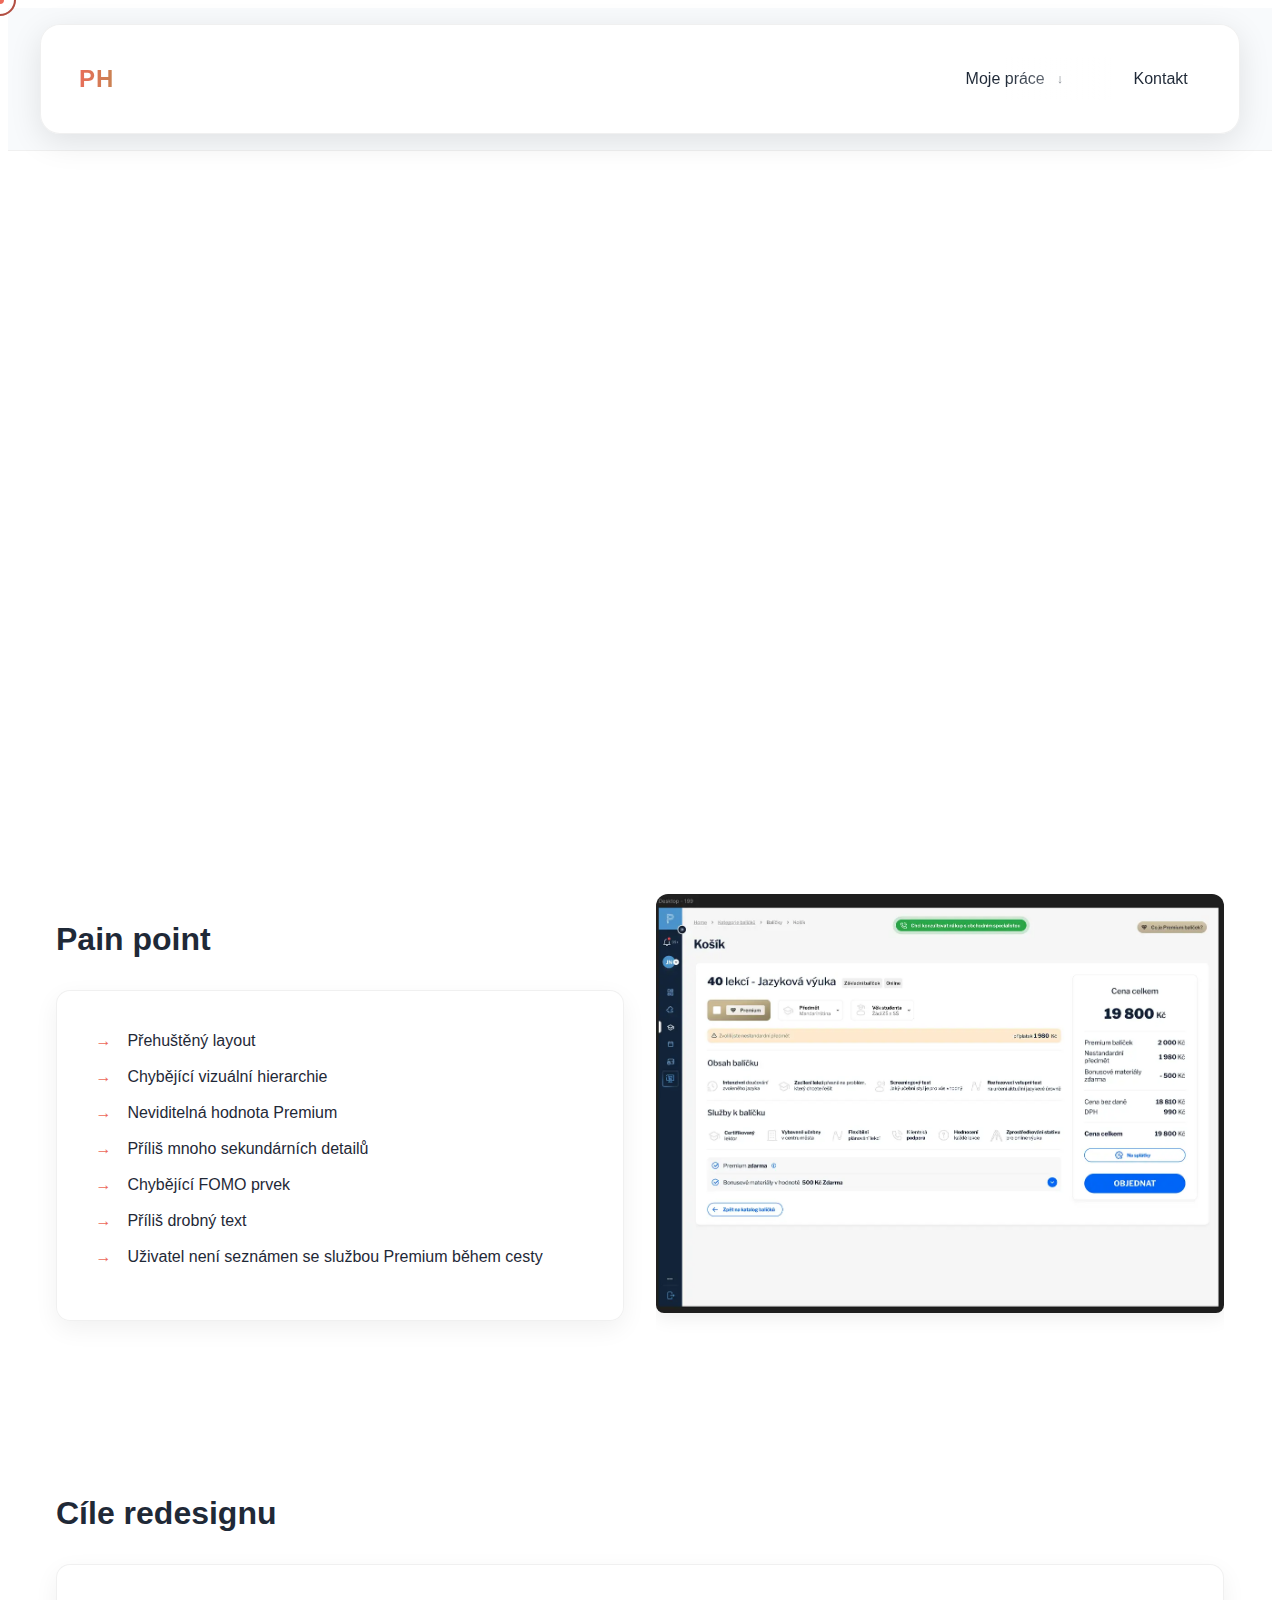
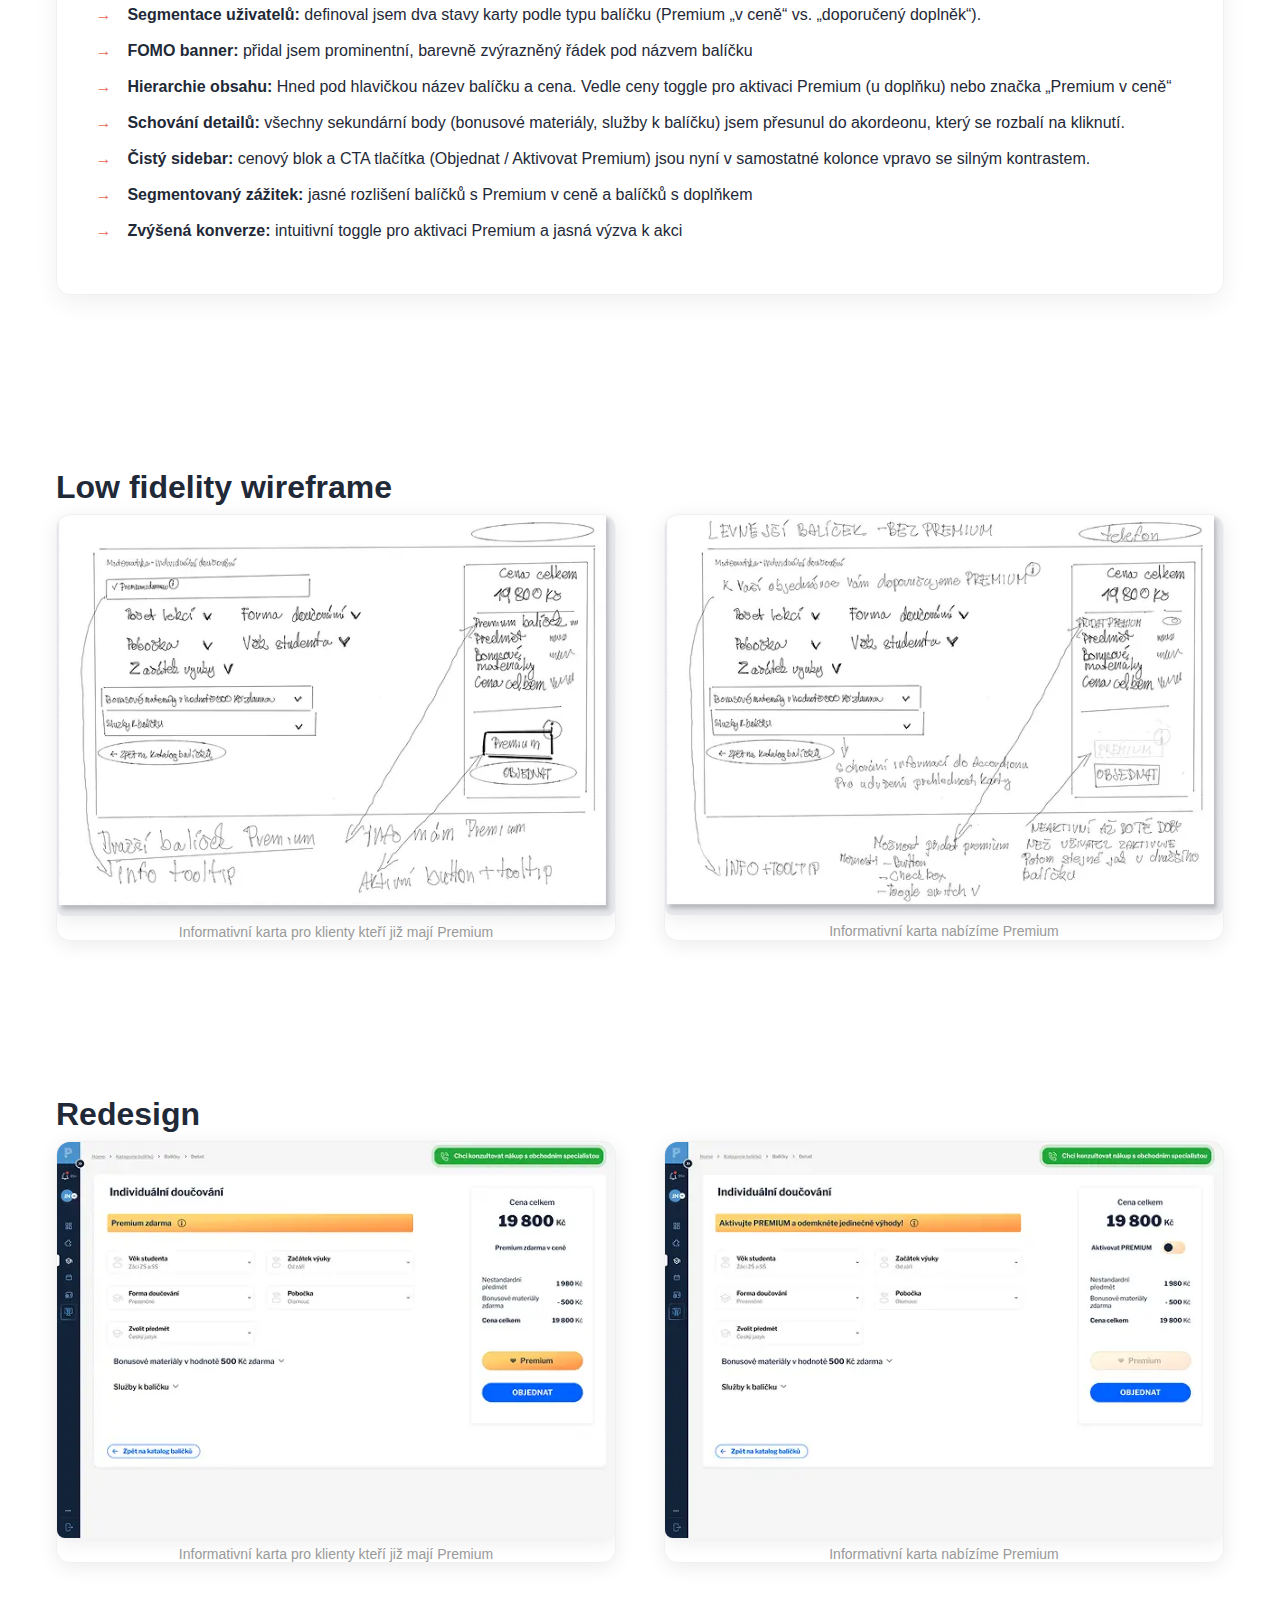
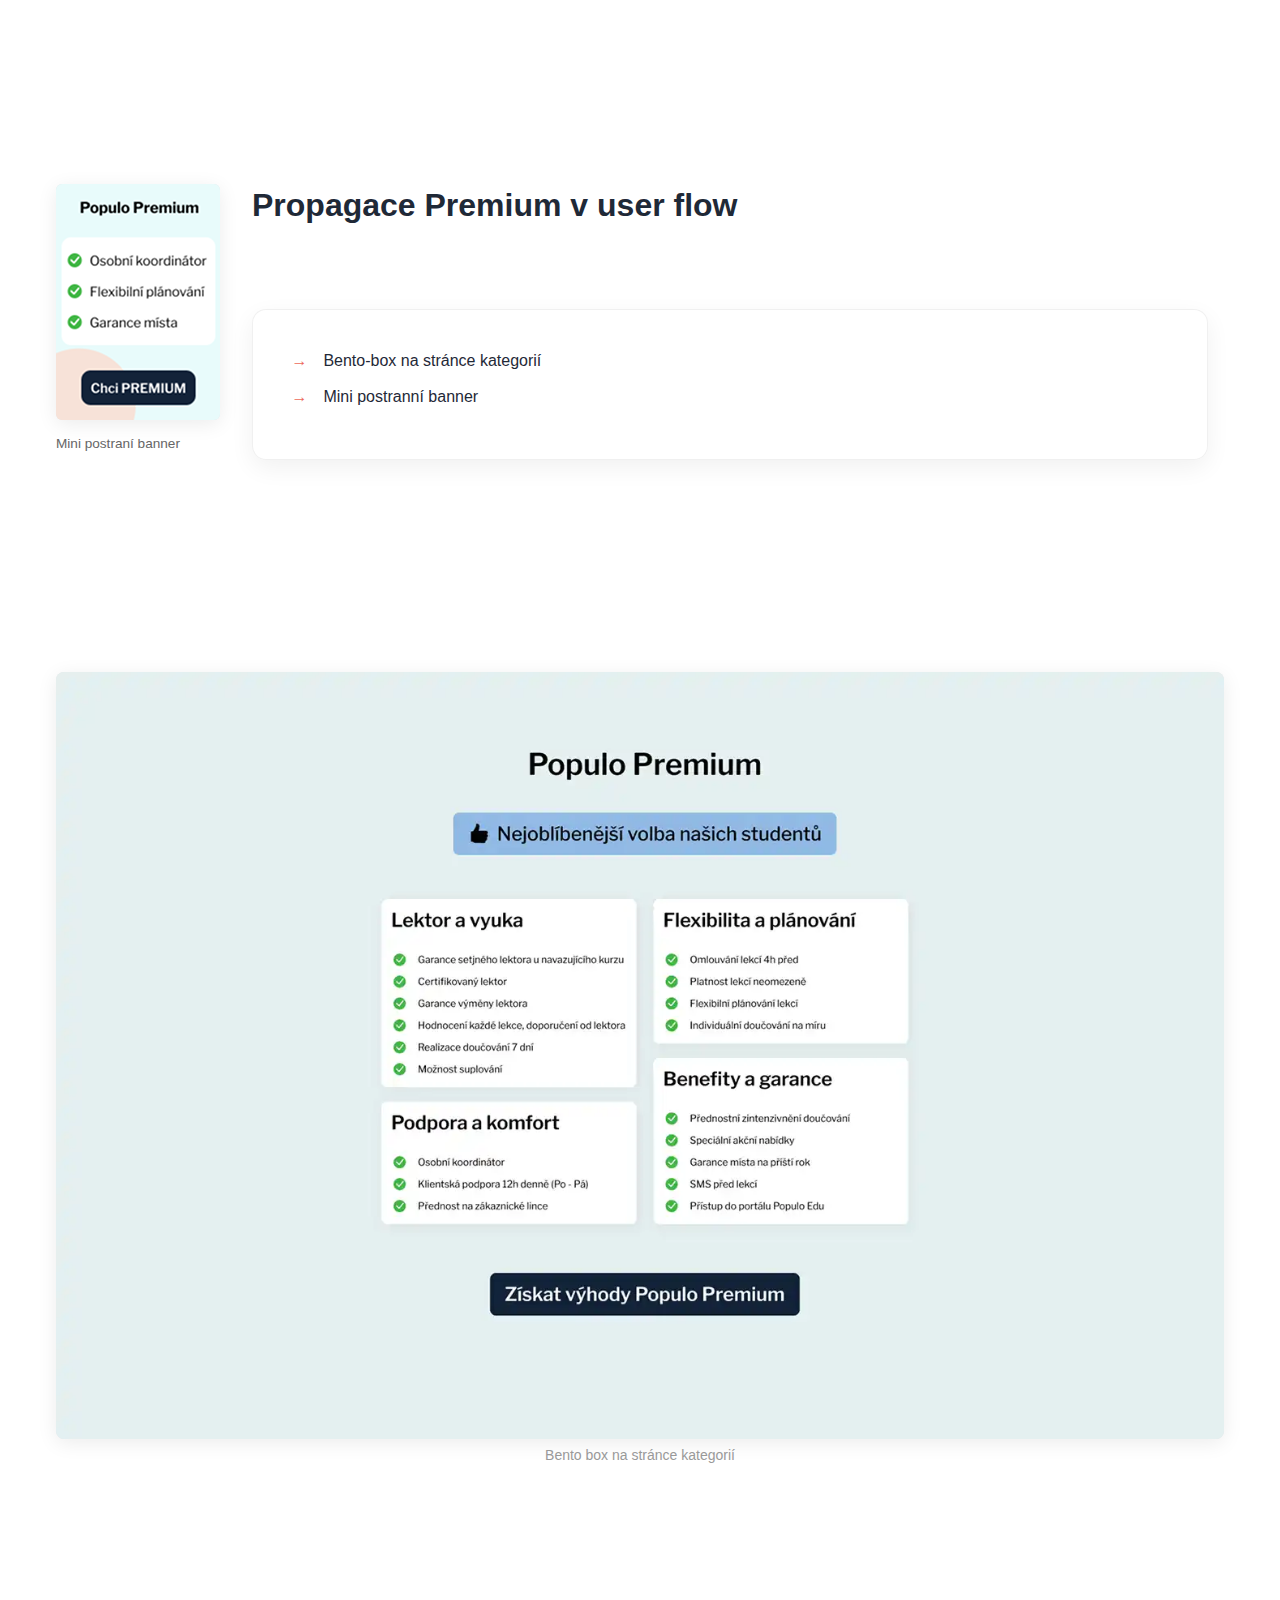
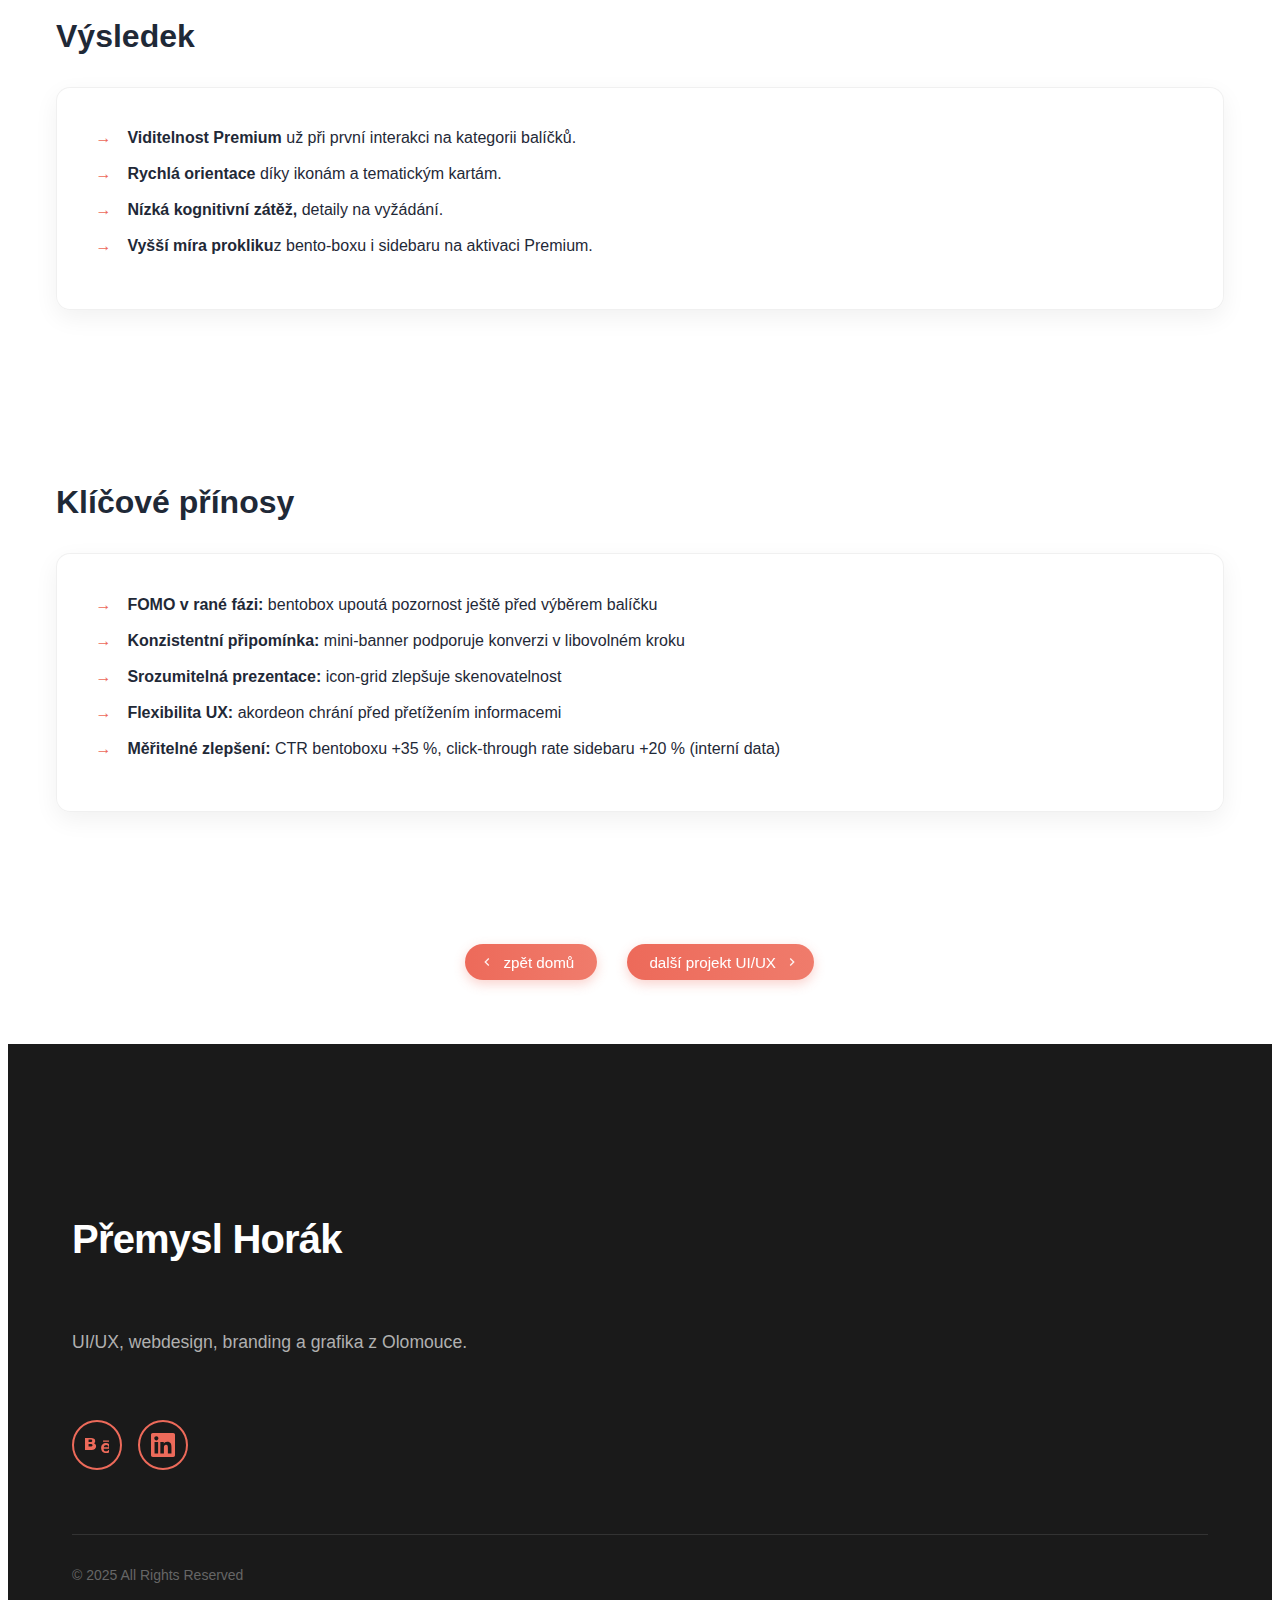
<file: kartakosiku.html>
<!DOCTYPE html>
<html lang="cs">
  <head>
    <meta charset="UTF-8" />
    <meta name="viewport" content="width=device-width, initial-scale=1" />
    <title>Redesign karty </title>
    <link rel="stylesheet" href="style.css" />
  </head>

  <!-- Header -->
  <body class="page-project">
    <!-- Custom cursor -->
    <div class="cursor" id="cursor"></div>
    <div class="cursor-follower" id="cursor-follower"></div>

    <!-- Header -->
    <header id="siteHeader">
      <nav class="container" role="navigation" aria-label="Hlavní navigace">
        <!-- Logo -->
        <a href="index.html" class="logo" aria-label="Domů">PH</a>

        <!-- Hamburger pro mobil -->
        <button
          class="mobile-menu"
          id="mobileMenu"
          type="button"
          aria-label="Otevřít navigaci"
          aria-controls="navLinksMobile"
          aria-expanded="false"
        >
          <span aria-hidden="true"></span>
          <span aria-hidden="true"></span>
          <span aria-hidden="true"></span>
        </button>

        <!-- DESKTOP MENU -->
        <ul
          class="nav-links nav-links--desktop"
          id="navLinksDesktop"
          role="menubar"
        >
          <li role="none" class="dropdown" id="dropdown">
            <a
              href="#"
              class="dropdown-toggle"
              id="dropdownToggle"
              role="button"
              aria-haspopup="true"
              aria-expanded="false"
              aria-controls="dropdownMenu"
            >
              Moje práce
              
            </a>
            <ul class="dropdown-menu" id="dropdownMenu" role="menu">
              <li role="none">
                <a role="menuitem" href="projekty-uiux.html">UI/UX</a>
              </li>
              <li role="none">
                <a role="menuitem" href="projekty-branding.html">Branding</a>
              </li>
              <li role="none">
                <a role="menuitem" href="design.html">Grafický design</a>
              </li>
              <li role="none">
                <a role="menuitem" href="projekty-foto.html">Fotografie</a>
              </li>
            </ul>
          </li>
          <li role="none">
            <a role="menuitem" href="contact.html" >Kontakt</a>
          </li>
        </ul>

        <!-- MOBILNÍ MENU -->
        <ul class="nav-links nav-links--mobile" id="navLinksMobile" hidden>
          <li><a href="projekty-uiux.html">UI/UX</a></li>
          <li><a href="projekty-branding.html">Branding</a></li>
          <li><a href="design.html">Grafický design</a></li>
          <li><a href="projekty-foto.html">Fotografie</a></li>
          <li class="separator" aria-hidden="true"></li>
          <li><a href="#contact.html" >Kontakt</a></li>
        </ul>
      </nav>
    </header>

    <!-- Main -->
    <main>
      <!-- Hero -->
      <section class="hero">
        <div class="container">
          <h1 class="hero-title">
            Redesign karty  <br />
            nákupního košíku <br />
            a dynamická propagace <br>
            služby Premium
          </h1>
          <div class="hero-subtitle">
           <svg
              width="20"
              height="20"
              viewBox="0 0 24 24"
              fill="none"
              aria-hidden="true"
            >
              <path
                d="M15.281 10.195V15.82H9.656M15.281 15.82L9.187 9.726M17.625 21.5H6.375A3.375 3.375 0 0 1 3 18.125V6.875A3.375 3.375 0 0 1 6.375 3.5h11.25A3.375 3.375 0 0 1 21 6.875v11.25A3.375 3.375 0 0 1 17.625 21.5Z"
                stroke="#ED6A5A"
                stroke-width="2"
                stroke-linecap="round"
                stroke-linejoin="round"
              />
            </svg>
            Cílem bylo kompletní přepracování karty nákupního košíku bez bližší specifikace požadavků,  vytvořit novou přehlednou a moderní verzi karty, která uživatele rychle navede 
k objednání nebo k aktivaci služby Premium
          </div>
        </div>
      </section>

      <main>
  
  <!-- ÚVODNÍ DVOJ-SLOUPEC: text + velký obrázek -->
  <section class="section intro">
    <div class="container">
      <div class="grid grid--2cols">
        <div class="intro__text">
          <h2 class="section-title">Pain point</h2>
          <ul class="checklist">
            <li>Přehuštěný layout</li>
            <li>Chybějící vizuální hierarchie</li>
            <li>Neviditelná hodnota Premium</li>
            <li>Příliš mnoho sekundárních detailů</li>
            <li>Chybějící FOMO prvek</li>
            <li>Příliš drobný text</li>
            <li>Uživatel  není seznámen se službou Premium během cesty</li>
          </ul>
        
        </div>

        <figure class="media media--bleed" tabindex="0">
  <img
    src="kosikvefi.webp"
    alt="Náhled redesignované karty košíku"
    loading="lazy"
  />
  <figcaption class="caption">Náhled hlavní karty košíku (původní UI)</figcaption>
</figure>
      </div>
    </div>
  </section>
<section class="section intro">
    <div class="container">
      <div class="grid grid--2cols">
        <div class="intro__text">
          <h2 class="section-title">Cíle redesignu</h2>
          <ul class="checklist">
            <li><strong>Segmentace uživatelů:</strong> definoval jsem dva stavy karty podle typu balíčku (Premium „v ceně“ vs. „doporučený doplněk“).</li>
            <li><strong>FOMO banner:</strong> přidal jsem prominentní, barevně zvýrazněný řádek pod názvem balíčku</li>
            <li><strong>Hierarchie obsahu:</strong>
Hned pod hlavičkou název balíčku a cena.
Vedle ceny toggle pro aktivaci Premium (u doplňku) nebo značka „Premium v ceně“</li>
            <li><strong>Schování detailů:</strong> všechny sekundární body (bonusové materiály, služby k balíčku) jsem přesunul do akordeonu, který se rozbalí na kliknutí.</li>
            <li><strong>Čistý sidebar:</strong> cenový blok a CTA tlačítka (Objednat / Aktivovat Premium) jsou nyní v samostatné kolonce vpravo se silným kontrastem.</li>
            <li><strong>Segmentovaný zážitek:</strong> jasné rozlišení balíčků s Premium v ceně a balíčků s doplňkem</li>
            <li><strong>Zvýšená konverze:</strong> intuitivní toggle pro aktivaci Premium a jasná výzva k akci</li>
          </ul>
        
        </div>
 </section>
  <!-- PŮVODNÍ VS. NOVÉ – dvě velké karty vedle sebe -->
  <section class="section compare">
    <div class="container">
      <h2 class="section-title">Low fidelity wireframe</h2>

      <div class="grid grid--2cols grid--gap-lg">
        <figure class="media card">
          <img
            src="WF2.webp"
            alt="Low fidelity wireframe"
            loading="lazy"
          />
          <figcaption class="caption">Informativní karta pro klienty kteří již mají Premium</figcaption>
        </figure>

        <figure class="media card">
          <img
            src="WF1.webp"
            alt="Low fidelity wireframe"
            loading="lazy"
          />
          <figcaption class="caption">Informativní karta nabízíme Premium</figcaption>
        </figure>
      </div>
    </div>
  </section>
<section class="section compare">
    <div class="container">
      <h2 class="section-title">Redesign</h2>

      <div class="grid grid--2cols grid--gap-lg">
        <figure class="media card">
          <img
            src="redesign1.webp"
            alt="redesign karty"
            loading="lazy"
          />
          <figcaption class="caption">Informativní karta pro klienty kteří již mají Premium</figcaption>
        </figure>

        <figure class="media card">
  <label for="zoom-redesign2" class="media__link" aria-label="Zvětšit obrázek">
    <img
      src="redesign2.webp"
      alt="Redesign karty"
      loading="lazy"
    />
  </label>
  <figcaption class="caption">Informativní karta nabízíme Premium</figcaption>
</figure>
      </div>
    </div>
  </section>
  <!-- DYNAMICKÁ PROPAGACE PREMIUM – široký obrázek + body -->
  <section class="section premium">
  <div class="container">
    <div class="grid grid--2cols premium-grid">
      
      <!-- 1) Levý sloupec: náhled + popisek -->
      <figure class="media media--premium">
        <img
          src="banner 1.png"
          alt="Dynamická propagace služby Premium v průběhu nákupu"
          loading="lazy"
          class="lightbox-trigger premium-thumb"
        />
        <figcaption class="caption caption--premium">Mini postraní banner</figcaption>
      </figure>

      <!-- 2) Pravý sloupec: nadpis + body -->
      <section class="section intro">
  <div class="container">
    <div class="grid grid--2cols">
      <div class="intro__text">
        <h3 class="section-title">Propagace Premium v user flow</h3>
        <div class="hero-subtitle">
          Abychom Premium představili v celé zákaznické cestě, navrhl jsem dva doplňkové prvky
        </div>

        <ul class="checklist">
          <li>Bento-box na stránce kategorií</li>
          <li>Mini postranní banner</li>
        </ul>
      </div>
    </div>
  </div>
</section>

      </div>

    </div>
  </div>
</section>


  

  <!-- ŠIROKÝ MOCKUP / FULL-WIDTH ILUSTRACE -->
  <section class="section showcase">
    <div class="container">
      <figure class="media media--wide">
        <img
          src="bento.webp"
          alt="Široký mockup redesignu karty košíku"
          loading="lazy"
        />
        <figcaption class="caption">Bento box na stránce kategorií</figcaption>
      </figure>
    </div>
  </section>

  <section class="section intro">
    <div class="container">
      <div class="grid grid--2cols">
        <div class="intro__text">
          <h2 class="section-title">Výsledek</h2>
          <ul class="checklist">
            <li><strong>Viditelnost Premium</strong> už při první interakci na kategorii balíčků.</li>
            <li><strong>Rychlá orientace</strong> díky ikonám a tematickým kartám.</li>
            <li><strong>Nízká kognitivní zátěž,</strong>
 detaily na vyžádání.</li>
            <li><strong>Vyšší míra prokliku</strong>z bento-boxu i sidebaru na aktivaci Premium.</li>
            
          </ul>
        
        </div>
 </section>
  <section class="section intro">
    <div class="container">
      <div class="grid grid--2cols">
        <div class="intro__text">
          <h2 class="section-title">Klíčové přínosy</h2>
          <ul class="checklist">
            <li><strong>FOMO v rané fázi:</strong> bentobox upoutá pozornost ještě před výběrem balíčku</li>
            <li><strong>Konzistentní připomínka:</strong> mini-banner podporuje konverzi v libovolném kroku</li>
            <li><strong>Srozumitelná prezentace:</strong>
 icon-grid zlepšuje skenovatelnost</li>
            <li><strong>Flexibilita UX:</strong> akordeon chrání před přetížením informacemi</li>
            <li><strong>Měřitelné zlepšení:</strong> CTR bentoboxu +35 %, click-through rate sidebaru +20 % (interní data)</li>
            
          </ul>
        
        </div>
 </section>
</main>
<input type="checkbox" id="zoom-redesign2" class="lb-toggle" hidden>

<aside class="lightbox">
  <!-- klik na backdrop zavře -->
  <label for="zoom-redesign2" class="lightbox__backdrop" aria-label="Zavřít"></label>

  <figure class="lightbox__stage">
    <img src="redesign2.webp" alt="Redesign karty – zvětšený náhled" />
    <figcaption class="lightbox__caption">Nové řešení</figcaption>
    <!-- křížek -->
    <label for="zoom-redesign2" class="lightbox__close" aria-label="Zavřít">×</label>
  </figure>
</aside>

          <!-- Navigační tlačítka -->
          <div class="project-nav">
            <a class="btn--pill btn--prev" href="index.html">zpět domů</a>
            <a class="btn--pill btn--next" href="prehledovakarta.html"
              >další projekt UI/UX</a
            >
          </div>
        </div>
      </section>
      <!-- === /Projektový obsah === -->
    </main>

    <!-- Footer -->
    <!-- Footer -->
    <footer>
      <div class="footer-container">
        <div class="footer-content">
          <!-- Jméno -->
          <h2 class="footer-name">Přemysl Horák</h2>

          <!-- Popis -->
          <p class="footer-description">
            UI/UX, webdesign, branding a grafika z Olomouce.
          </p>

          <!-- Social ikony -->
          <div class="social-icons">
            <!-- Behance -->
            <a
              class="social-link"
              href="https://www.behance.net/dobryUX"
              target="_blank"
              rel="noopener noreferrer"
              aria-label="Behance – Přemysl Horák"
              title="Behance"
            >
              <svg
                viewBox="0 0 24 24"
                xmlns="http://www.w3.org/2000/svg"
                role="img"
              >
                <path
                  d="M8.09 10.95c1.26-.37 2.12-1.52 2.12-2.85 0-2.44-1.82-3.1-4.14-3.1H0v12h6.55c2.61 0 4.57-1.3 4.57-3.7 0-1.69-.95-2.92-3.03-3.34zM3.57 6.45h2.04c.84 0 1.61.26 1.61 1.2 0 1-.77 1.3-1.61 1.3H3.57V6.45zm2.02 7.14H3.57v-2.69h2.12c1.03 0 1.82.38 1.82 1.41 0 1.04-.82 1.28-1.92 1.28zM24 8.69h-5.96v-1.2H24v1.2zm-2.84 1.35c-3.09 0-5.03 2.03-5.03 5.04 0 3 1.94 5.04 5.03 5.04 2.37 0 4.07-1.14 4.56-3.2h-2.31c-.28.9-1.22 1.39-2.25 1.39-1.67 0-2.57-1.02-2.57-2.66h7.2c.05-.27.08-.56.08-.86 0-2.73-1.93-4.75-4.68-4.75zm0 2.04c1.28 0 2.3.77 2.3 2.2h-4.68c.2-1.43 1.16-2.2 2.38-2.2z"
                />
              </svg>
            </a>

            <!-- LinkedIn -->
            <a
              href="https://www.linkedin.com/in/přemysl-horák-0590a5326/"
              class="social-link"
              target="_blank"
              rel="noopener noreferrer"
            >
              <svg viewBox="0 0 24 24" xmlns="http://www.w3.org/2000/svg">
                <path
                  d="M20.447 20.452h-3.554v-5.569c0-1.328-.027-3.037-1.852-3.037-1.853 0-2.136 1.445-2.136 2.939v5.667H9.351V9h3.414v1.561h.046c.477-.9 1.637-1.85 3.37-1.85 3.601 0 4.267 2.37 4.267 5.455v6.286zM5.337 7.433c-1.144 0-2.063-.926-2.063-2.065 0-1.138.92-2.063 2.063-2.063 1.14 0 2.064.925 2.064 2.063 0 1.139-.925 2.065-2.064 2.065zm1.782 13.019H3.555V9h3.564v11.452zM22.225 0H1.771C.792 0 0 .774 0 1.729v20.542C0 23.227.792 24 1.771 24h20.451C23.2 24 24 23.227 24 22.271V1.729C24 .774 23.2 0 22.222 0h.003z"
                />
              </svg>
            </a>

            <!-- Můžete přidat další SVG ikony podle potřeby -->
          </div>

          <!-- Copyright -->
          <div class="footer-copyright">© 2025 All Rights Reserved</div>
        </div>
      </div>
    </footer>
    <script src="script.js"></script>
  </body>
</html>
</file>
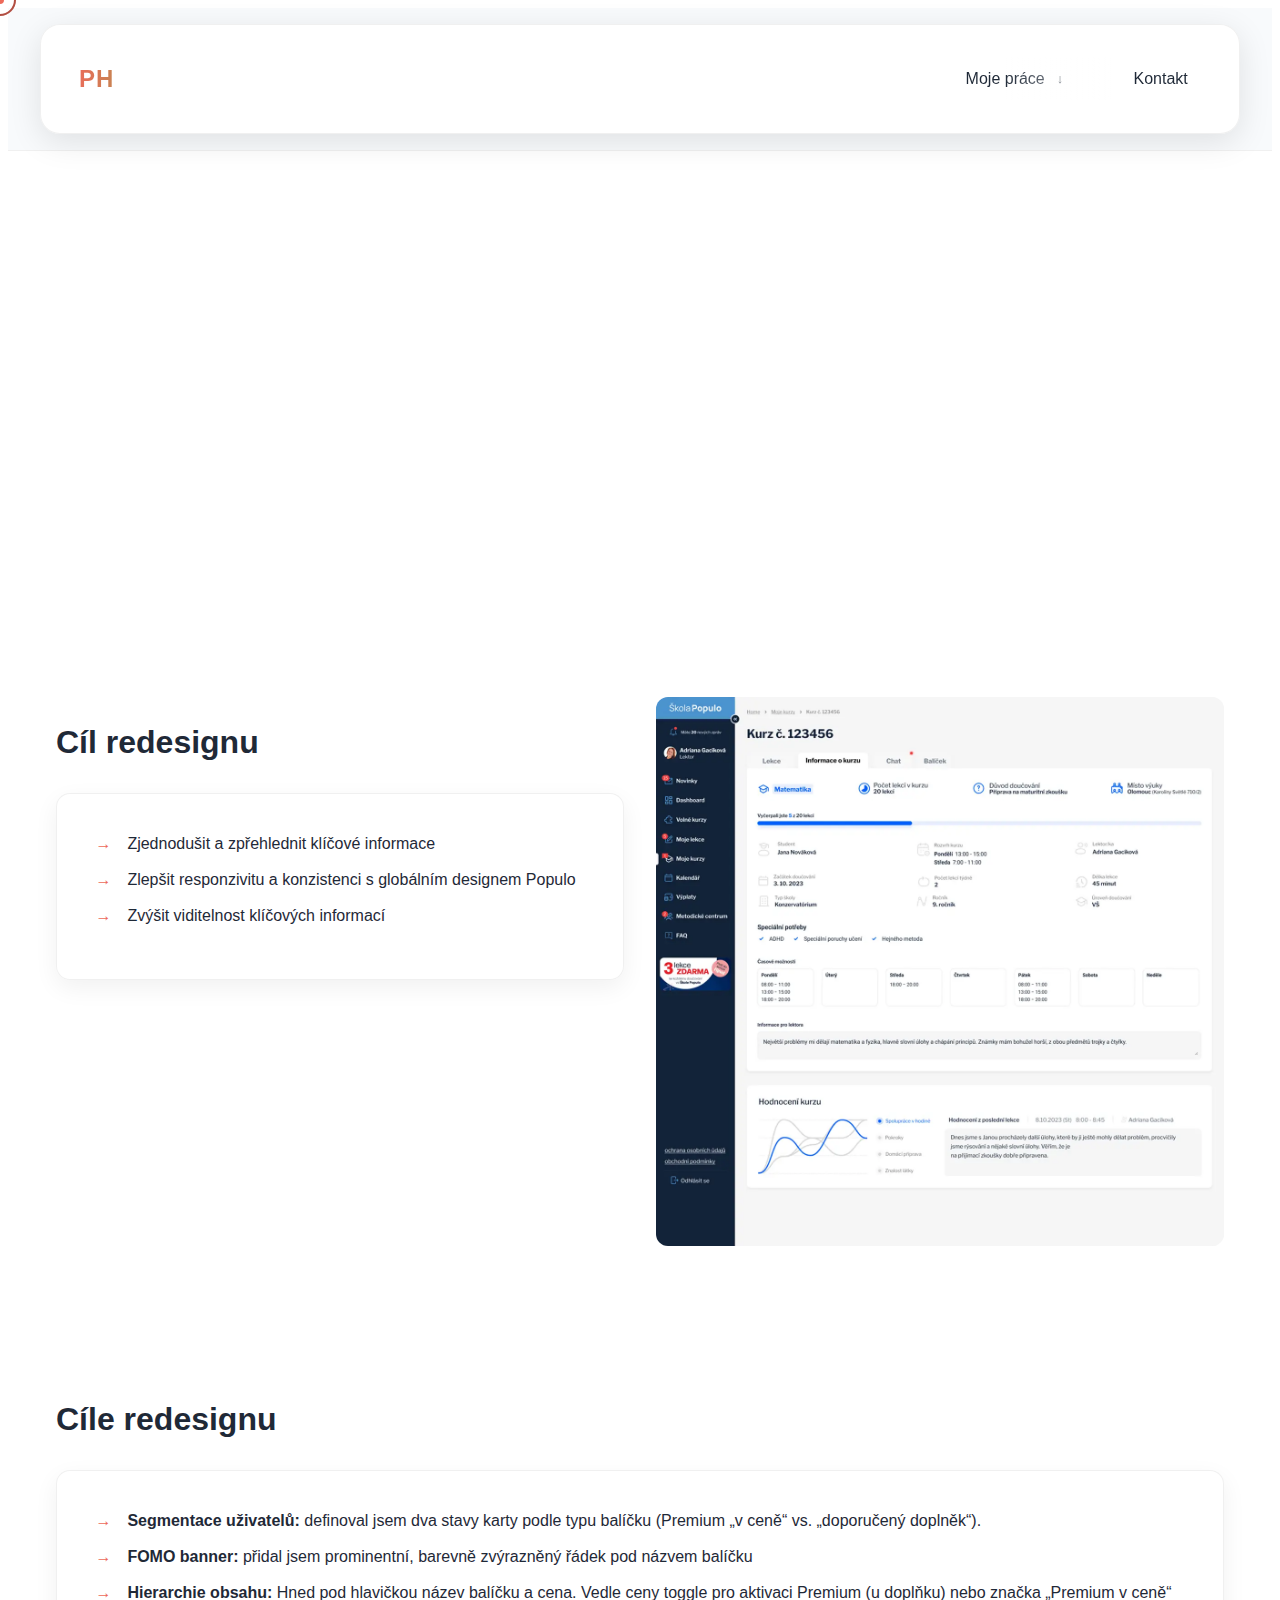
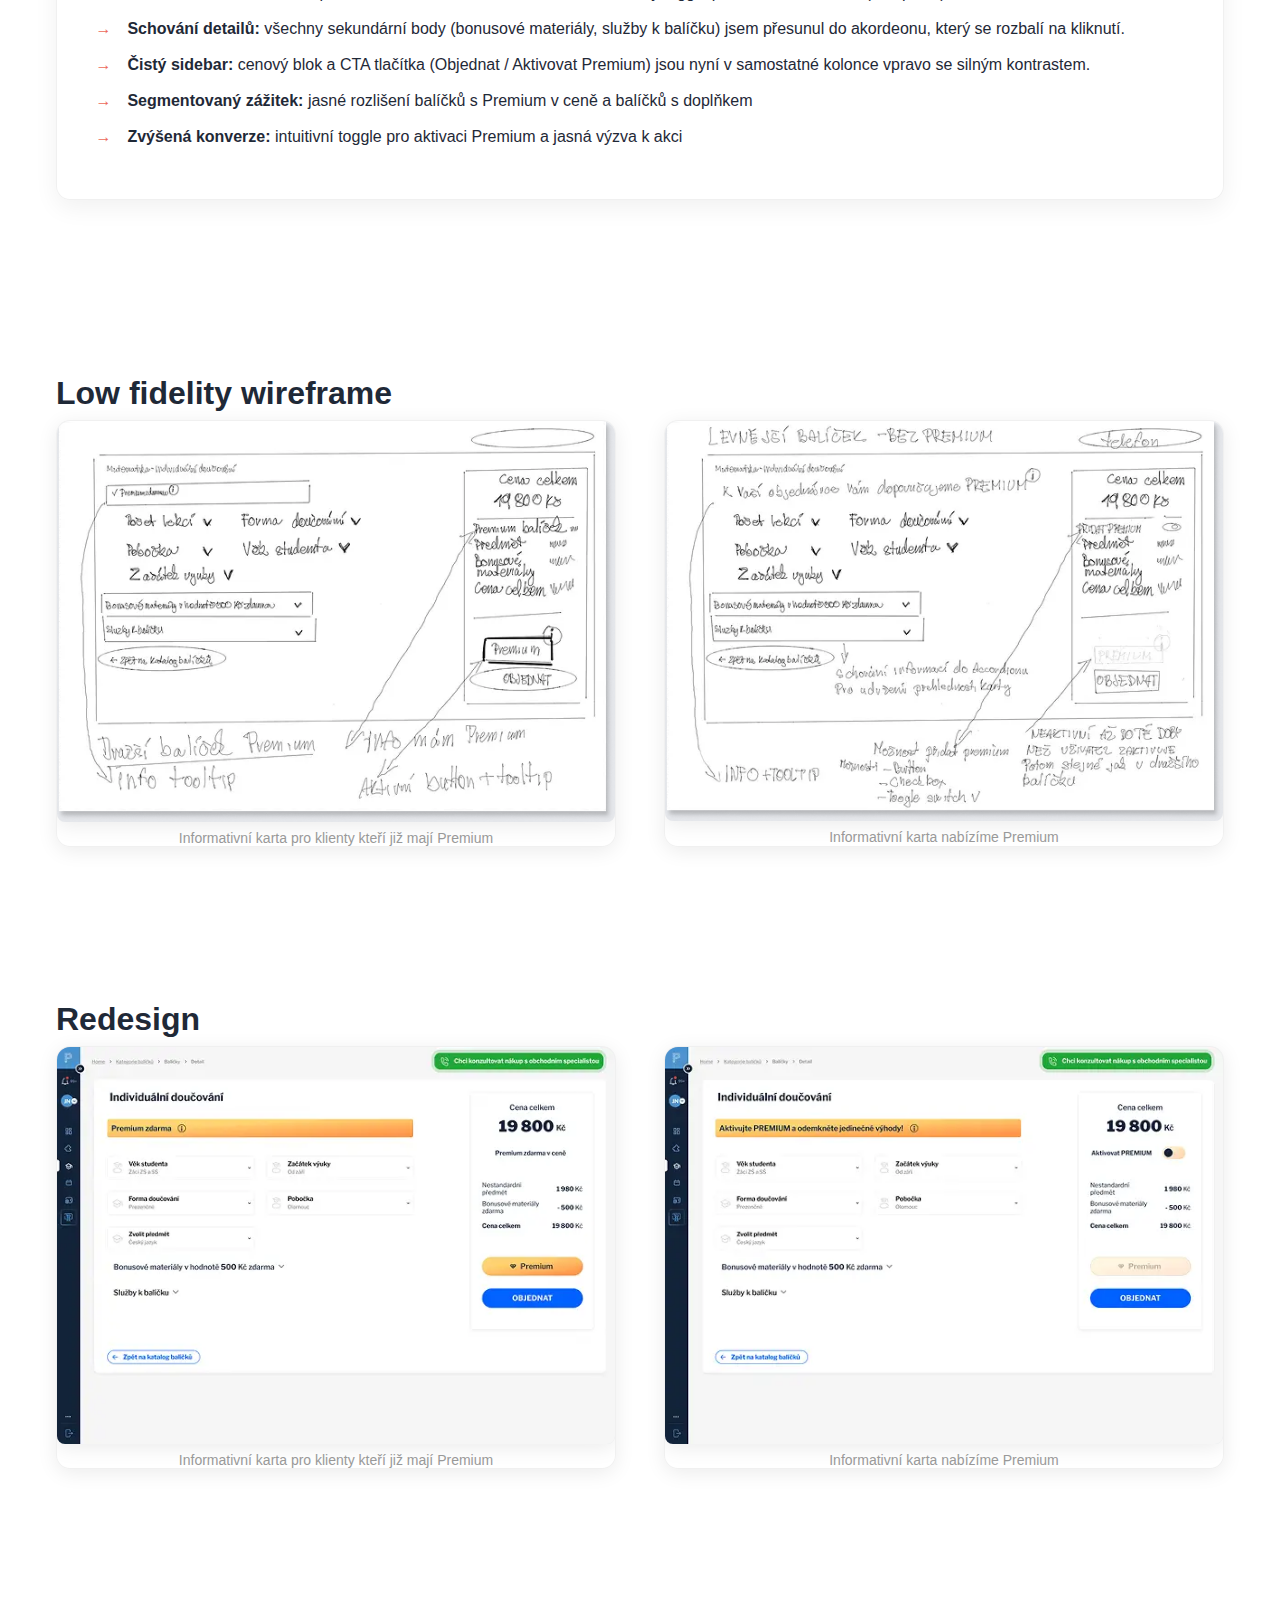
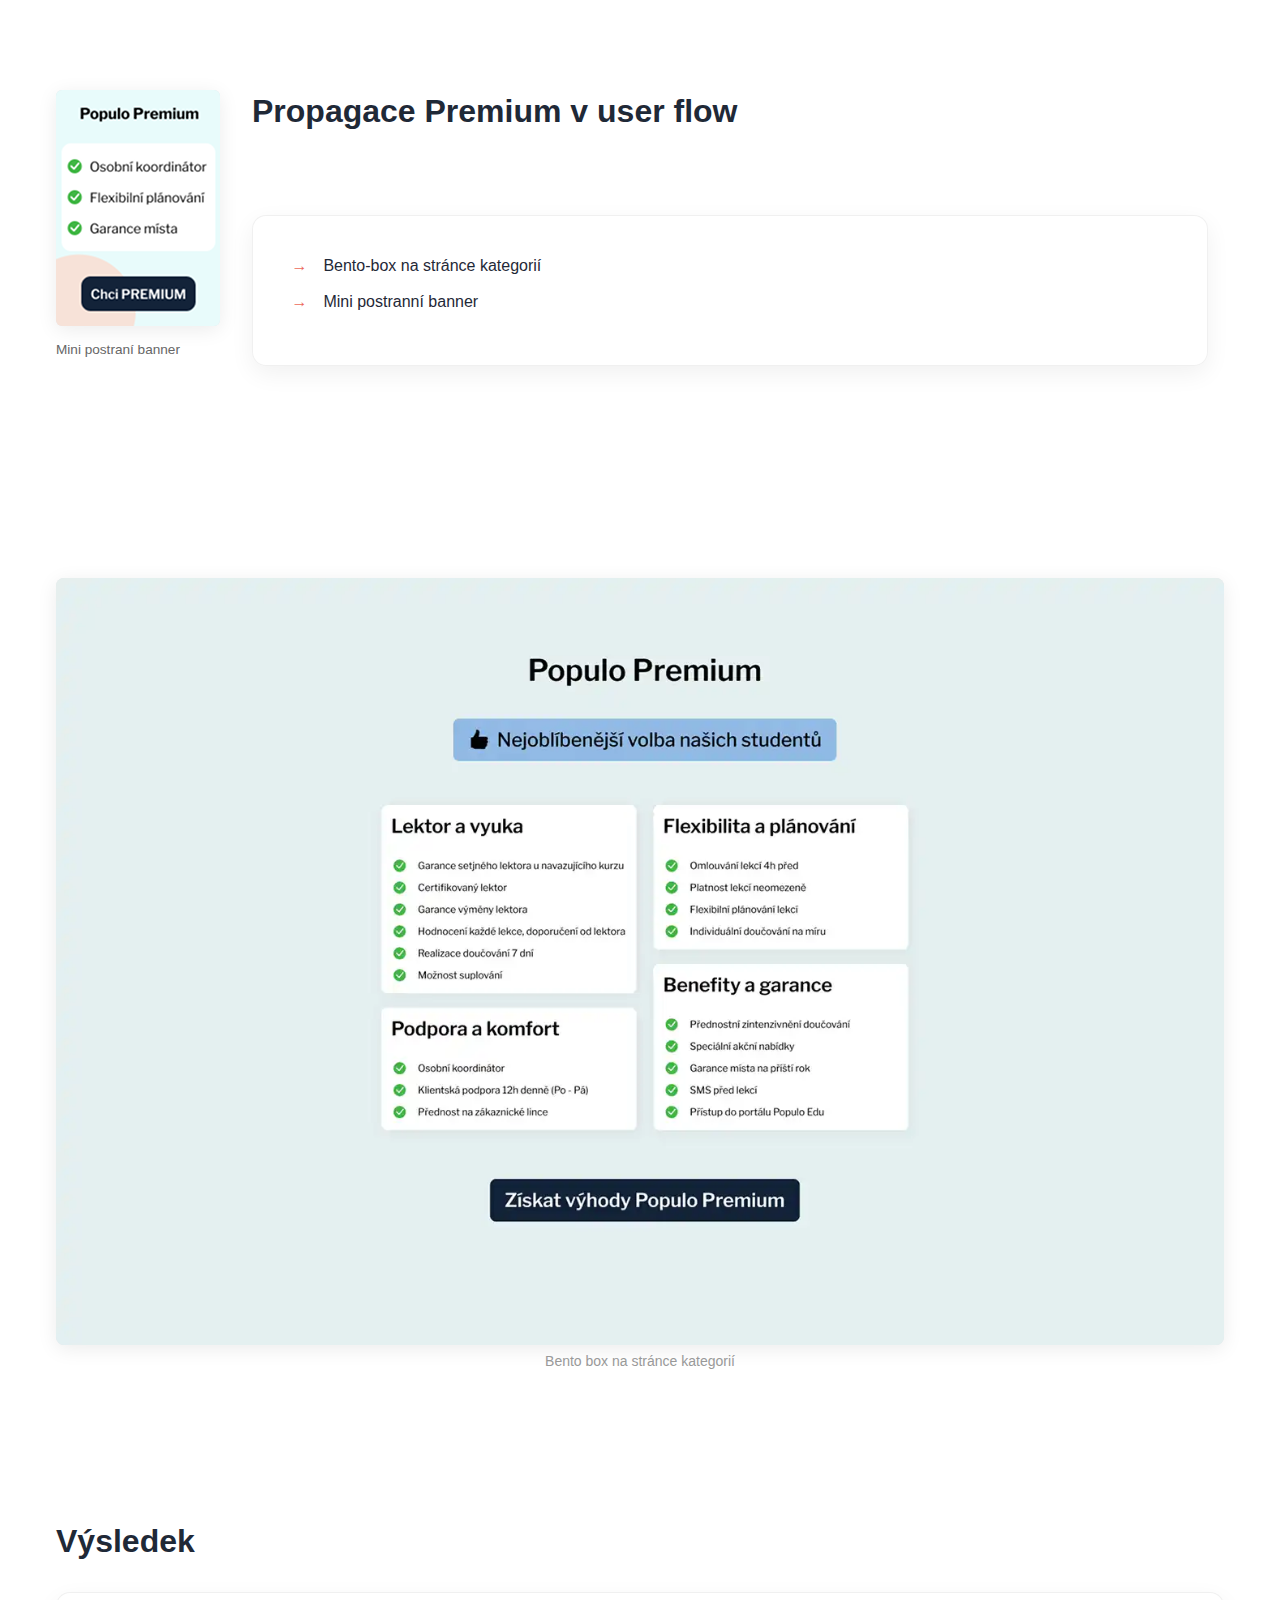
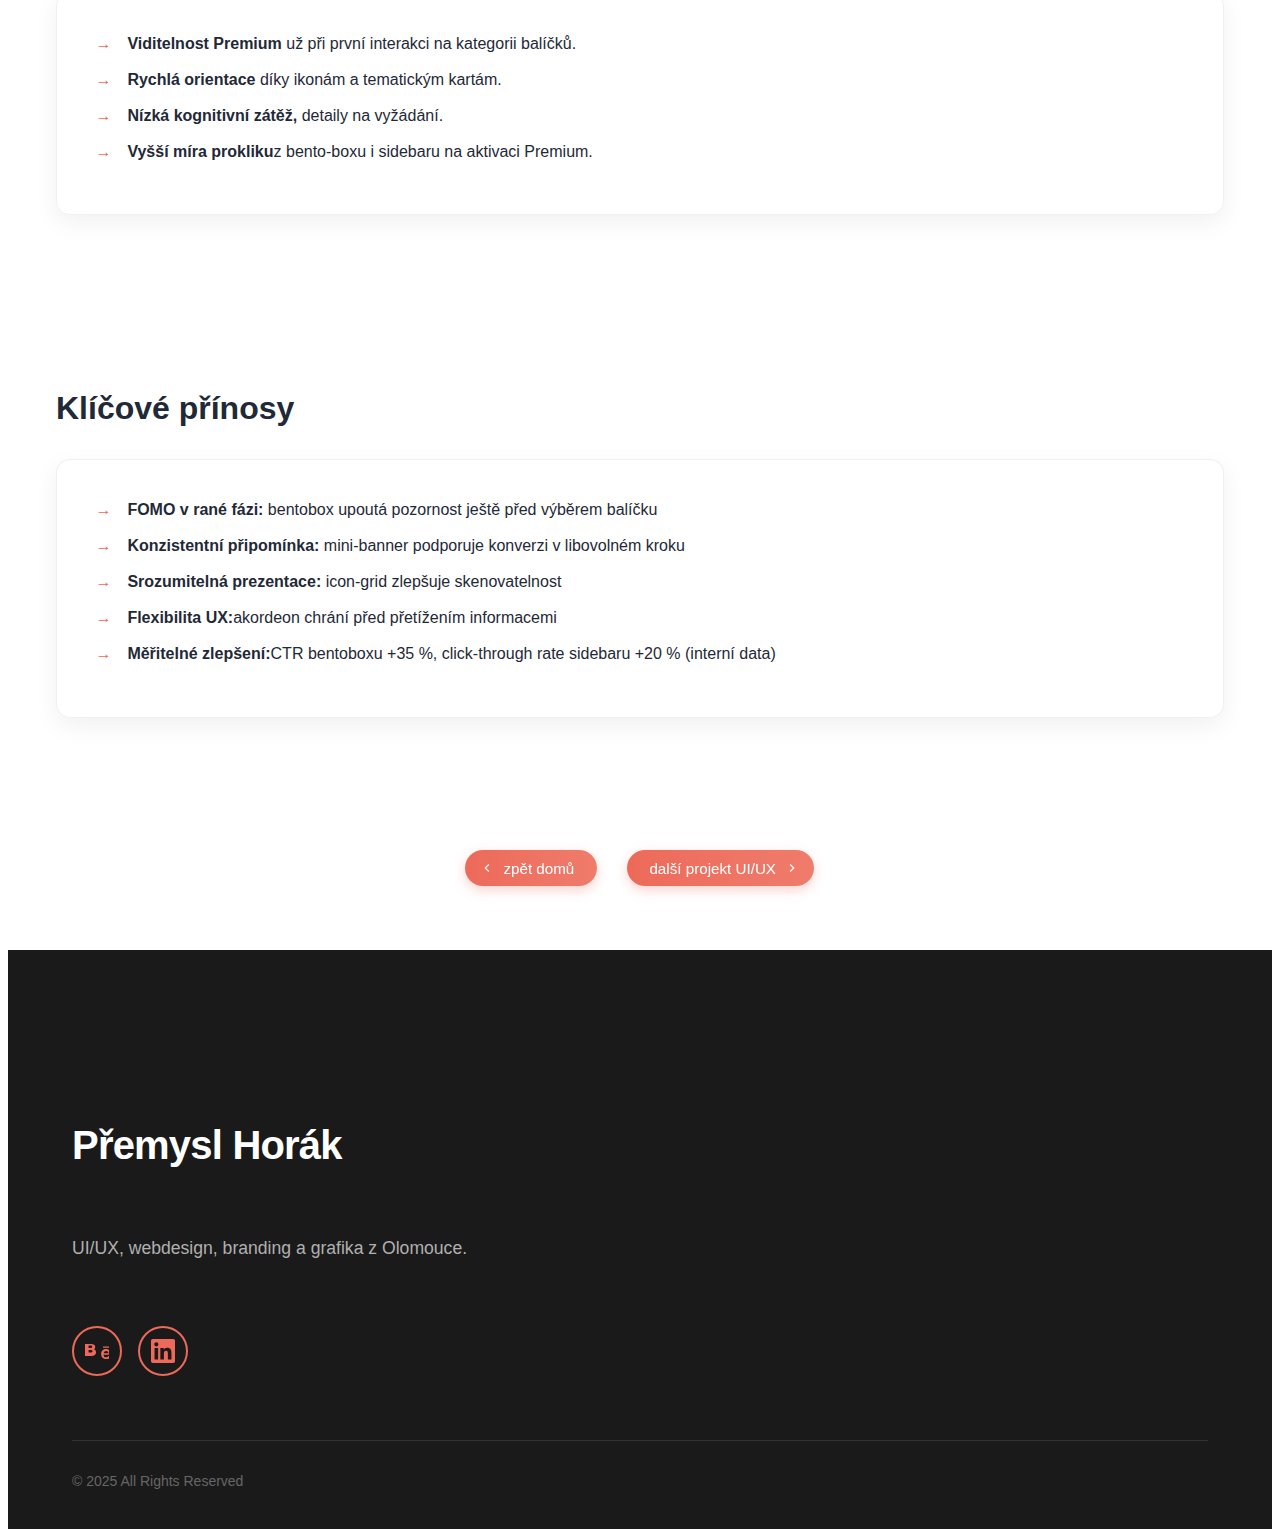
<file: prehledova karta.html>
<!DOCTYPE html>
<html lang="cs">
  <head>
    <meta charset="UTF-8" />
    <meta name="viewport" content="width=device-width, initial-scale=1" />
    <title>Prehledova karta kosiku </title>
    <link rel="stylesheet" href="style.css" />
  </head>

  <!-- Header -->
  <body class="page-project">
    <!-- Custom cursor -->
    <div class="cursor" id="cursor"></div>
    <div class="cursor-follower" id="cursor-follower"></div>

    <!-- Header -->
    <header id="siteHeader">
      <nav class="container" role="navigation" aria-label="Hlavní navigace">
        <!-- Logo -->
        <a href="index.html" class="logo" aria-label="Domů">PH</a>

        <!-- Hamburger pro mobil -->
        <button
          class="mobile-menu"
          id="mobileMenu"
          type="button"
          aria-label="Otevřít navigaci"
          aria-controls="navLinksMobile"
          aria-expanded="false"
        >
          <span aria-hidden="true"></span>
          <span aria-hidden="true"></span>
          <span aria-hidden="true"></span>
        </button>

        <!-- DESKTOP MENU -->
        <ul
          class="nav-links nav-links--desktop"
          id="navLinksDesktop"
          role="menubar"
        >
          <li role="none" class="dropdown" id="dropdown">
            <a
              href="#"
              class="dropdown-toggle"
              id="dropdownToggle"
              role="button"
              aria-haspopup="true"
              aria-expanded="false"
              aria-controls="dropdownMenu"
            >
              Moje práce
              
            </a>
            <ul class="dropdown-menu" id="dropdownMenu" role="menu">
              <li role="none">
                <a role="menuitem" href="projekty-uiux.html">UI/UX</a>
              </li>
              <li role="none">
                <a role="menuitem" href="projekty-branding.html">Branding</a>
              </li>
              <li role="none">
                <a role="menuitem" href="design.html">Grafický design</a>
              </li>
              <li role="none">
                <a role="menuitem" href="projekty-foto.html">Fotografie</a>
              </li>
            </ul>
          </li>
          <li role="none">
            <a role="menuitem" href="contact.html" >Kontakt</a>
          </li>
        </ul>

        <!-- MOBILNÍ MENU -->
        <ul class="nav-links nav-links--mobile" id="navLinksMobile" hidden>
          <li><a href="projekty-uiux.html">UI/UX</a></li>
          <li><a href="projekty-branding.html">Branding</a></li>
          <li><a href="design.html">Grafický design</a></li>
          <li><a href="projekty-foto.html">Fotografie</a></li>
          <li class="separator" aria-hidden="true"></li>
          <li><a href="contact.html" >Kontakt</a></li>
        </ul>
      </nav>
    </header>

    <!-- Main -->
    <main>
      <!-- Hero -->
      <section class="hero">
        <div class="container">
          <h1 class="hero-title">
            Redesign přehledové   <br />
            karty košíku <br />
            
          </h1>
          <div class="hero-subtitle">
           
            Kompletní vizuální a UX update karty košíku s cílem zvýšit přehlednost a konverzi objednávek.
          </div>
        </div>
      </section>

      <main>
  
  <!-- ÚVODNÍ DVOJ-SLOUPEC: text + velký obrázek -->
  <section class="section intro">
    <div class="container">
      <div class="grid grid--2cols">
        <div class="intro__text">
          <h2 class="section-title">Cíl redesignu</h2>
          <ul class="checklist">
            <li>Zjednodušit a zpřehlednit klíčové informace</li>
            <li>Zlepšit responzivitu a konzistenci s globálním designem Populo</li>
            <li>Zvýšit viditelnost klíčových informací</li>
        
          </ul>
        
        </div>

        <figure class="media media--bleed" tabindex="0">
  <img
    src="old 1.webp"
    alt="Náhled redesignované karty košíku"
    loading="lazy"
  />
  <figcaption class="caption">Náhled hlavní karty košíku (původní UI)</figcaption>
</figure>
      </div>
    </div>
  </section>
<section class="section intro">
    <div class="container">
      <div class="grid grid--2cols">
        <div class="intro__text">
          <h2 class="section-title">Cíle redesignu</h2>
          <ul class="checklist">
            <li><strong>Segmentace uživatelů:</strong> definoval jsem dva stavy karty podle typu balíčku (Premium „v ceně“ vs. „doporučený doplněk“).</li>
            <li><strong>FOMO banner:</strong> přidal jsem prominentní, barevně zvýrazněný řádek pod názvem balíčku</li>
            <li><strong>Hierarchie obsahu:</strong>
Hned pod hlavičkou název balíčku a cena.
Vedle ceny toggle pro aktivaci Premium (u doplňku) nebo značka „Premium v ceně“</li>
            <li><strong>Schování detailů:</strong> všechny sekundární body (bonusové materiály, služby k balíčku) jsem přesunul do akordeonu, který se rozbalí na kliknutí.</li>
            <li><strong>Čistý sidebar:</strong> cenový blok a CTA tlačítka (Objednat / Aktivovat Premium) jsou nyní v samostatné kolonce vpravo se silným kontrastem.</li>
            <li><strong>Segmentovaný zážitek:</strong> jasné rozlišení balíčků s Premium v ceně a balíčků s doplňkem</li>
            <li><strong>Zvýšená konverze:</strong> intuitivní toggle pro aktivaci Premium a jasná výzva k akci</li>
          </ul>
        
        </div>
 </section>
  <!-- PŮVODNÍ VS. NOVÉ – dvě velké karty vedle sebe -->
  <section class="section compare">
    <div class="container">
      <h2 class="section-title">Low fidelity wireframe</h2>

      <div class="grid grid--2cols grid--gap-lg">
        <figure class="media card">
          <img
            src="WF2.webp"
            alt="Low fidelity wireframe"
            loading="lazy"
          />
          <figcaption class="caption">Informativní karta pro klienty kteří již mají Premium</figcaption>
        </figure>

        <figure class="media card">
          <img
            src="WF1.webp"
            alt="Low fidelity wireframe"
            loading="lazy"
          />
          <figcaption class="caption">Informativní karta nabízíme Premium</figcaption>
        </figure>
      </div>
    </div>
  </section>
<section class="section compare">
    <div class="container">
      <h2 class="section-title">Redesign</h2>

      <div class="grid grid--2cols grid--gap-lg">
        <figure class="media card">
          <img
            src="redesign1.webp"
            alt="redesign karty"
            loading="lazy"
          />
          <figcaption class="caption">Informativní karta pro klienty kteří již mají Premium</figcaption>
        </figure>

        <figure class="media card">
  <label for="zoom-redesign2" class="media__link" aria-label="Zvětšit obrázek">
    <img
      src="redesign2.webp"
      alt="Redesign karty"
      loading="lazy"
    />
  </label>
  <figcaption class="caption">Informativní karta nabízíme Premium</figcaption>
</figure>
      </div>
    </div>
  </section>
  <!-- DYNAMICKÁ PROPAGACE PREMIUM – široký obrázek + body -->
  <section class="section premium">
  <div class="container">
    <div class="grid grid--2cols premium-grid">
      
      <!-- 1) Levý sloupec: náhled + popisek -->
      <figure class="media media--premium">
        <img
          src="banner 1.png"
          alt="Dynamická propagace služby Premium v průběhu nákupu"
          loading="lazy"
          class="lightbox-trigger premium-thumb"
        />
        <figcaption class="caption caption--premium">Mini postraní banner</figcaption>
      </figure>

      <!-- 2) Pravý sloupec: nadpis + body -->
      <section class="section intro">
  <div class="container">
    <div class="grid grid--2cols">
      <div class="intro__text">
        <h3 class="section-title">Propagace Premium v user flow</h3>
        <div class="hero-subtitle">
          Abychom Premium představili v celé zákaznické cestě, navrhl jsem dva doplňkové prvky
        </div>

        <ul class="checklist">
          <li>Bento-box na stránce kategorií</li>
          <li>Mini postranní banner</li>
        </ul>
      </div>
    </div>
  </div>
</section>

      </div>

    </div>
  </div>
</section>


  

  <!-- ŠIROKÝ MOCKUP / FULL-WIDTH ILUSTRACE -->
  <section class="section showcase">
    <div class="container">
      <figure class="media media--wide">
        <img
          src="bento.webp"
          alt="Široký mockup redesignu karty košíku"
          loading="lazy"
        />
        <figcaption class="caption">Bento box na stránce kategorií</figcaption>
      </figure>
    </div>
  </section>

  <section class="section intro">
    <div class="container">
      <div class="grid grid--2cols">
        <div class="intro__text">
          <h2 class="section-title">Výsledek</h2>
          <ul class="checklist">
            <li><strong>Viditelnost Premium</strong> už při první interakci na kategorii balíčků.</li>
            <li><strong>Rychlá orientace</strong> díky ikonám a tematickým kartám.</li>
            <li><strong>Nízká kognitivní zátěž,</strong>
 detaily na vyžádání.</li>
            <li><strong>Vyšší míra prokliku</strong>z bento-boxu i sidebaru na aktivaci Premium.</li>
            
          </ul>
        
        </div>
 </section>
  <section class="section intro">
    <div class="container">
      <div class="grid grid--2cols">
        <div class="intro__text">
          <h2 class="section-title">Klíčové přínosy</h2>
          <ul class="checklist">
            <li><strong>FOMO v rané fázi:</strong> bentobox upoutá pozornost ještě před výběrem balíčku</li>
            <li><strong>Konzistentní připomínka:</strong> mini-banner podporuje konverzi v libovolném kroku</li>
            <li><strong>Srozumitelná prezentace:</strong>
 icon-grid zlepšuje skenovatelnost</li>
            <li><strong>Flexibilita UX:</strong>akordeon chrání před přetížením informacemi</li>
            <li><strong>Měřitelné zlepšení:</strong>CTR bentoboxu +35 %, click-through rate sidebaru +20 % (interní data)</li>
            
          </ul>
        
        </div>
 </section>
</main>
<input type="checkbox" id="zoom-redesign2" class="lb-toggle" hidden>

<aside class="lightbox" aria-hidden="true">
  <!-- klik na backdrop zavře -->
  <label for="zoom-redesign2" class="lightbox__backdrop" aria-label="Zavřít"></label>

  <figure class="lightbox__stage">
    <img src="redesign2.webp" alt="Redesign karty – zvětšený náhled" />
    <figcaption class="lightbox__caption">Nové řešení</figcaption>
    <!-- křížek -->
    <label for="zoom-redesign2" class="lightbox__close" aria-label="Zavřít">×</label>
  </figure>
</aside>

          <!-- Navigační tlačítka -->
          <div class="project-nav">
            <a class="btn--pill btn--prev" href="index.html">zpět domů</a>
            <a class="btn--pill btn--next" href="prehledovakarta.html"
              >další projekt UI/UX</a
            >
          </div>
        </div>
      </section>
      <!-- === /Projektový obsah === -->
    </main>

    <!-- Footer -->
    <!-- Footer -->
    <footer>
      <div class="footer-container">
        <div class="footer-content">
          <!-- Jméno -->
          <h2 class="footer-name">Přemysl Horák</h2>

          <!-- Popis -->
          <p class="footer-description">
            UI/UX, webdesign, branding a grafika z Olomouce.
          </p>

          <!-- Social ikony -->
          <div class="social-icons">
            <!-- Behance -->
            <a
              class="social-link"
              href="https://www.behance.net/dobryUX"
              target="_blank"
              rel="noopener noreferrer"
              aria-label="Behance – Přemysl Horák"
              title="Behance"
            >
              <svg
                viewBox="0 0 24 24"
                xmlns="http://www.w3.org/2000/svg"
                role="img"
              >
                <path
                  d="M8.09 10.95c1.26-.37 2.12-1.52 2.12-2.85 0-2.44-1.82-3.1-4.14-3.1H0v12h6.55c2.61 0 4.57-1.3 4.57-3.7 0-1.69-.95-2.92-3.03-3.34zM3.57 6.45h2.04c.84 0 1.61.26 1.61 1.2 0 1-.77 1.3-1.61 1.3H3.57V6.45zm2.02 7.14H3.57v-2.69h2.12c1.03 0 1.82.38 1.82 1.41 0 1.04-.82 1.28-1.92 1.28zM24 8.69h-5.96v-1.2H24v1.2zm-2.84 1.35c-3.09 0-5.03 2.03-5.03 5.04 0 3 1.94 5.04 5.03 5.04 2.37 0 4.07-1.14 4.56-3.2h-2.31c-.28.9-1.22 1.39-2.25 1.39-1.67 0-2.57-1.02-2.57-2.66h7.2c.05-.27.08-.56.08-.86 0-2.73-1.93-4.75-4.68-4.75zm0 2.04c1.28 0 2.3.77 2.3 2.2h-4.68c.2-1.43 1.16-2.2 2.38-2.2z"
                />
              </svg>
            </a>

            <!-- LinkedIn -->
            <a
              href="https://www.linkedin.com/in/přemysl-horák-0590a5326/"
              class="social-link"
              target="_blank"
              rel="noopener noreferrer"
            >
              <svg viewBox="0 0 24 24" xmlns="http://www.w3.org/2000/svg">
                <path
                  d="M20.447 20.452h-3.554v-5.569c0-1.328-.027-3.037-1.852-3.037-1.853 0-2.136 1.445-2.136 2.939v5.667H9.351V9h3.414v1.561h.046c.477-.9 1.637-1.85 3.37-1.85 3.601 0 4.267 2.37 4.267 5.455v6.286zM5.337 7.433c-1.144 0-2.063-.926-2.063-2.065 0-1.138.92-2.063 2.063-2.063 1.14 0 2.064.925 2.064 2.063 0 1.139-.925 2.065-2.064 2.065zm1.782 13.019H3.555V9h3.564v11.452zM22.225 0H1.771C.792 0 0 .774 0 1.729v20.542C0 23.227.792 24 1.771 24h20.451C23.2 24 24 23.227 24 22.271V1.729C24 .774 23.2 0 22.222 0h.003z"
                />
              </svg>
            </a>

            <!-- Můžete přidat další SVG ikony podle potřeby -->
          </div>

          <!-- Copyright -->
          <div class="footer-copyright">© 2025 All Rights Reserved</div>
        </div>
      </div>
    </footer>
    <script src="script.js"></script>
  </body>
</html>
</file>
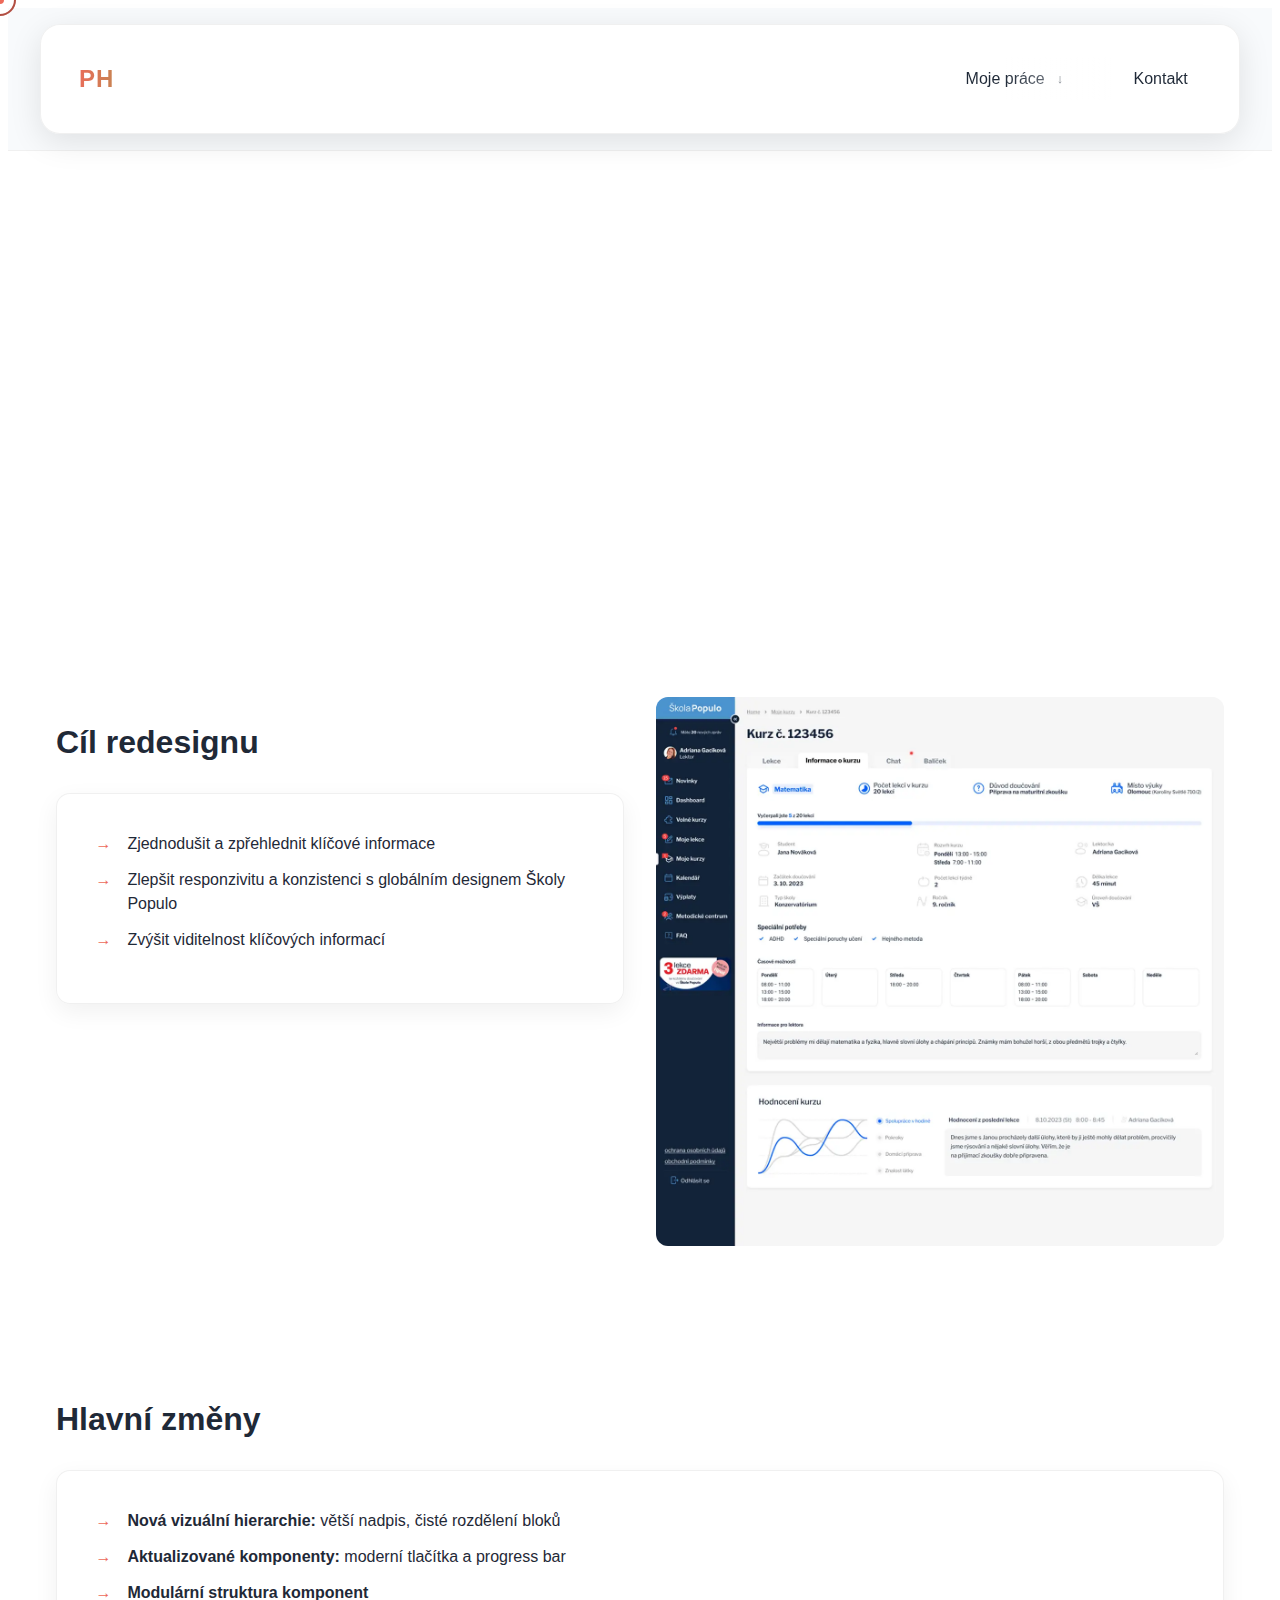
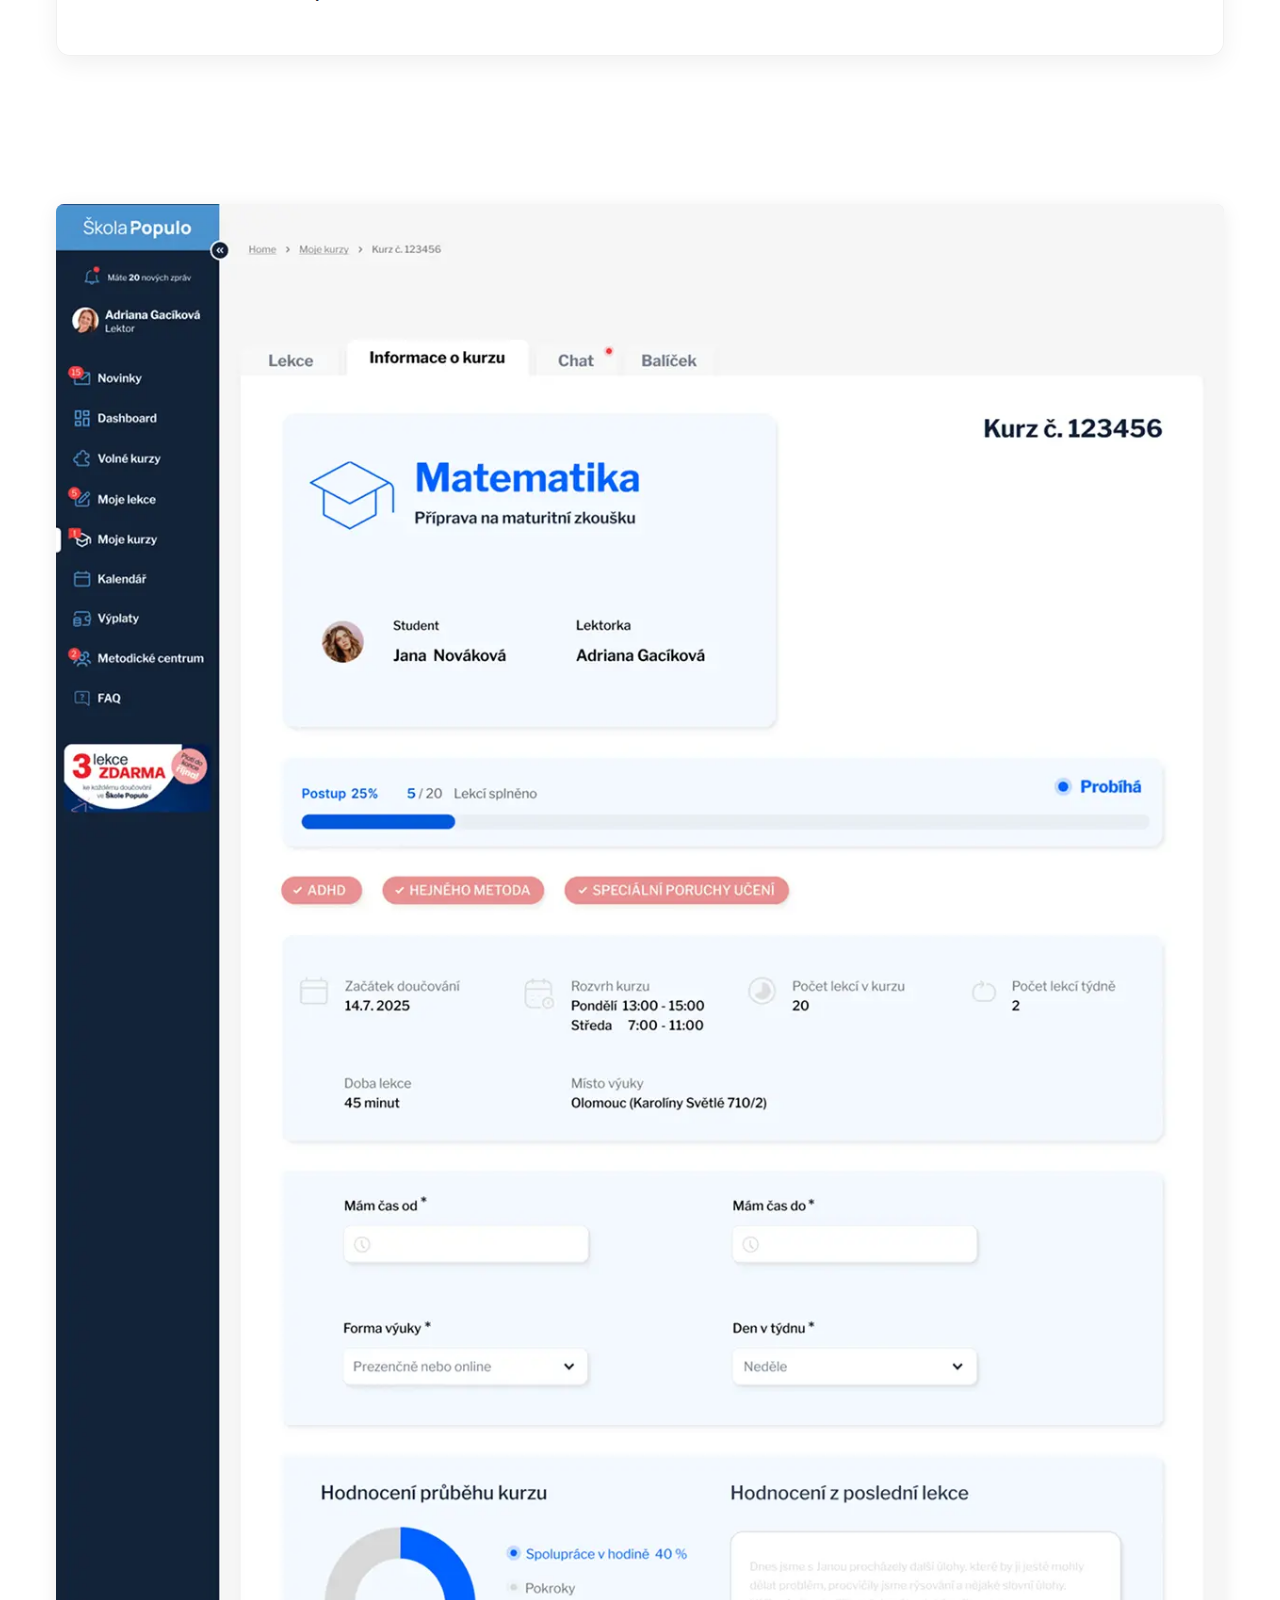
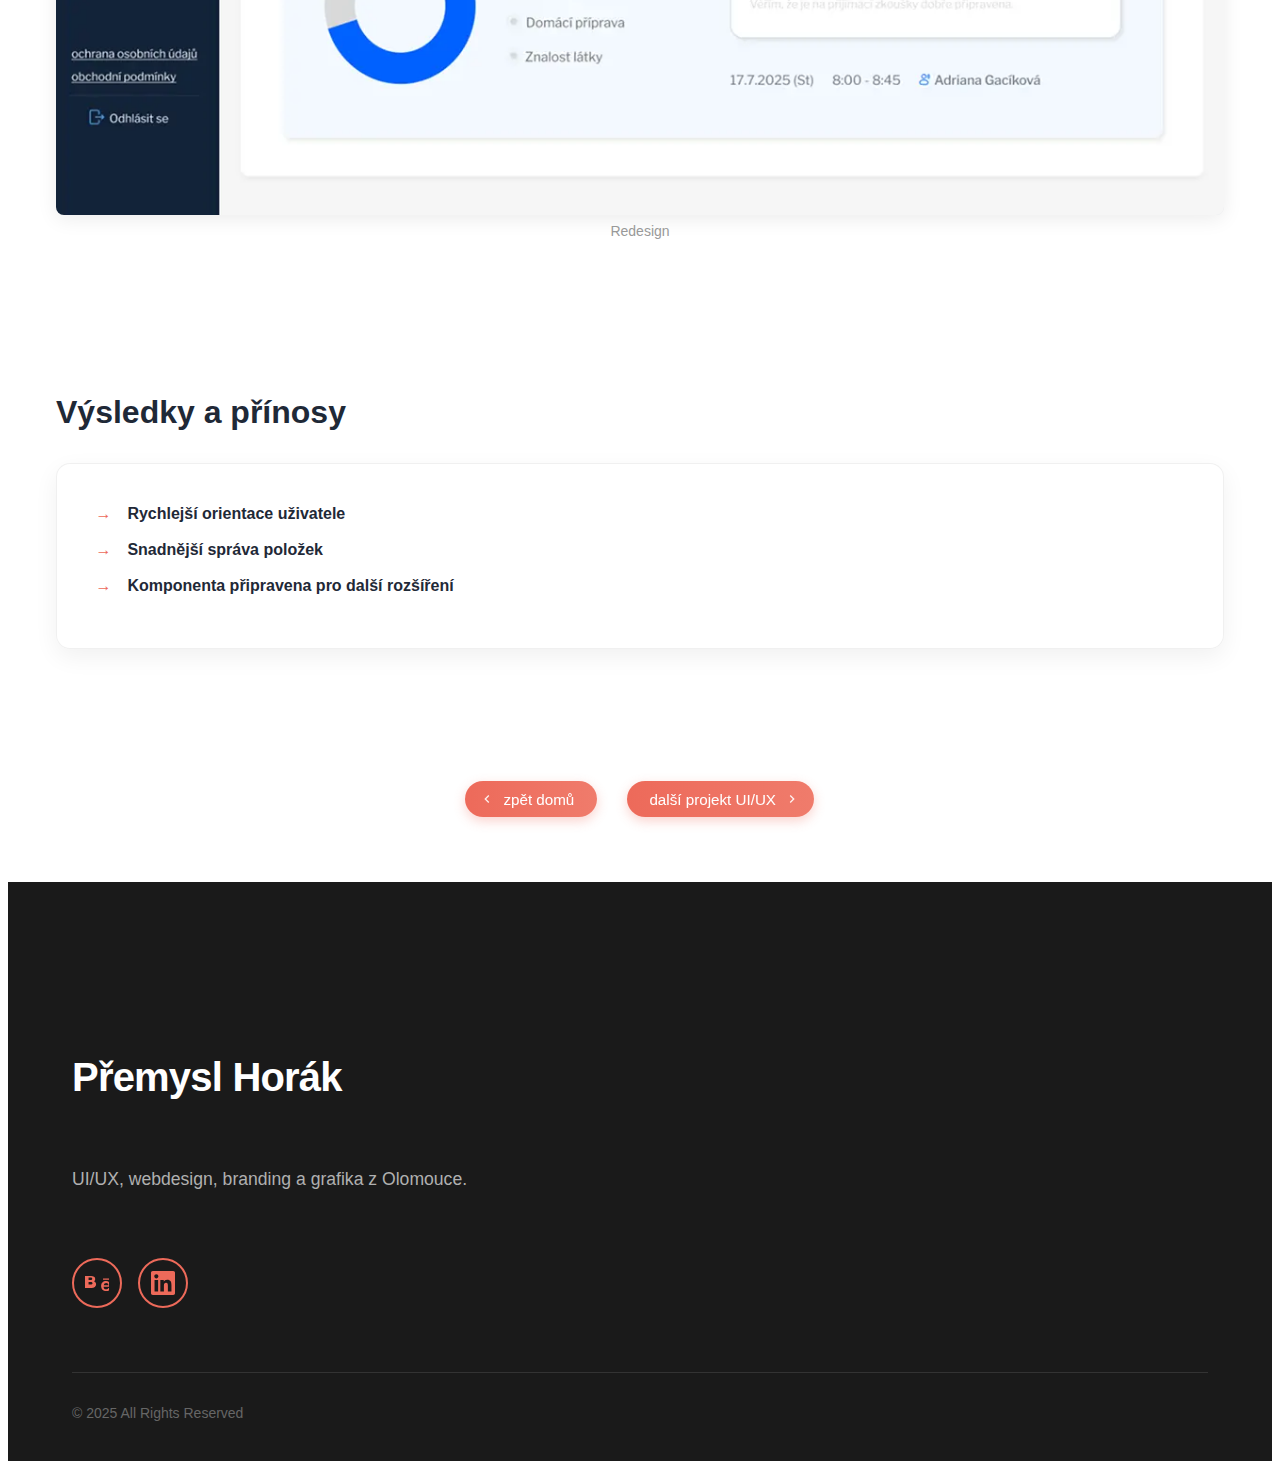
<file: prehledovakarta.html>
<!DOCTYPE html>
<html lang="cs">
  <head>
    <!-- Google tag (gtag.js) -->
<script async src="https://www.googletagmanager.com/gtag/js?id=G-VVECS869JD"></script>
<script>
  window.dataLayer = window.dataLayer || [];
  function gtag(){dataLayer.push(arguments);}
  gtag('js', new Date());

  gtag('config', 'G-VVECS869JD');
</script>
    <meta charset="UTF-8" />
    <meta name="viewport" content="width=device-width, initial-scale=1" />
    <title>Prehledova karta kosiku </title>
    <link rel="stylesheet" href="style.css" />
  </head>

  <!-- Header -->
  <body class="page-project">
    <!-- Custom cursor -->
    <div class="cursor" id="cursor"></div>
    <div class="cursor-follower" id="cursor-follower"></div>

    <!-- Header -->
    <header id="siteHeader">
      <nav class="container" role="navigation" aria-label="Hlavní navigace">
        <!-- Logo -->
        <a href="index.html" class="logo" aria-label="Domů">PH</a>

        <!-- Hamburger pro mobil -->
        <button
          class="mobile-menu"
          id="mobileMenu"
          type="button"
          aria-label="Otevřít navigaci"
          aria-controls="navLinksMobile"
          aria-expanded="false"
        >
          <span aria-hidden="true"></span>
          <span aria-hidden="true"></span>
          <span aria-hidden="true"></span>
        </button>

        <!-- DESKTOP MENU -->
        <ul
          class="nav-links nav-links--desktop"
          id="navLinksDesktop"
          role="menubar"
        >
          <li role="none" class="dropdown" id="dropdown">
            <a
              href="#"
              class="dropdown-toggle"
              id="dropdownToggle"
              role="button"
              aria-haspopup="true"
              aria-expanded="false"
              aria-controls="dropdownMenu"
            >
              Moje práce
              
            </a>
            <ul class="dropdown-menu" id="dropdownMenu" role="menu">
              <li role="none">
                <a role="menuitem" href="projekty-uiux.html">UI/UX</a>
              </li>
              <li role="none">
                <a role="menuitem" href="projekty-branding.html">Branding</a>
              </li>
              <li role="none">
                <a role="menuitem" href="design.html">Grafický design</a>
              </li>
              <li role="none">
                <a role="menuitem" href="projekty-foto.html">Fotografie</a>
              </li>
            </ul>
          </li>
          <li role="none">
            <a role="menuitem" href="contact.html" >Kontakt</a>
          </li>
        </ul>

        <!-- MOBILNÍ MENU -->
        <ul class="nav-links nav-links--mobile" id="navLinksMobile" hidden>
          <li><a href="projekty-uiux.html">UI/UX</a></li>
          <li><a href="projekty-branding.html">Branding</a></li>
          <li><a href="design.html">Grafický design</a></li>
          <li><a href="projekty-foto.html">Fotografie</a></li>
          <li class="separator" aria-hidden="true"></li>
          <li><a href="contact.html" >Kontakt</a></li>
        </ul>
      </nav>
    </header>

    <!-- Main -->
    <main>
      <!-- Hero -->
      <section class="hero">
        <div class="container">
          <h1 class="hero-title">
            Redesign přehledové   <br />
            karty košíku <br />
            
          </h1>
          <div class="hero-subtitle">
            <svg
              width="20"
              height="20"
              viewBox="0 0 24 24"
              fill="none"
              aria-hidden="true"
            >
              <path
                d="M15.281 10.195V15.82H9.656M15.281 15.82L9.187 9.726M17.625 21.5H6.375A3.375 3.375 0 0 1 3 18.125V6.875A3.375 3.375 0 0 1 6.375 3.5h11.25A3.375 3.375 0 0 1 21 6.875v11.25A3.375 3.375 0 0 1 17.625 21.5Z"
                stroke="#ED6A5A"
                stroke-width="2"
                stroke-linecap="round"
                stroke-linejoin="round"
              />
            </svg>
           
            Kompletní vizuální a UX update karty košíku s cílem zvýšit přehlednost a konverzi objednávek.
          </div>
        </div>
      </section>

      <main>
  
  <!-- ÚVODNÍ DVOJ-SLOUPEC: text + velký obrázek -->
  <section class="section intro">
    <div class="container">
      <div class="grid grid--2cols">
        <div class="intro__text">
          <h2 class="section-title">Cíl redesignu</h2>
          <ul class="checklist">
            <li>Zjednodušit a zpřehlednit klíčové informace</li>
            <li>Zlepšit responzivitu a konzistenci s globálním designem Školy Populo</li>
            <li>Zvýšit viditelnost klíčových informací</li>
        
          </ul>
        
        </div>

        <figure class="media media--bleed" tabindex="0">
  <img
    src="old 1.webp"
    alt="Náhled redesignované karty košíku"
    loading="lazy"
  />
  <figcaption class="caption">Náhled přehledové karty košíku (původní UI)</figcaption>
</figure>
      </div>
    </div>
  </section>
<section class="section intro">
    <div class="container">
      <div class="grid grid--2cols">
        <div class="intro__text">
          <h2 class="section-title">Hlavní změny</h2>
          <ul class="checklist">
            <li><strong>Nová vizuální hierarchie:</strong> větší nadpis, čisté rozdělení bloků</li>
            <li><strong>Aktualizované komponenty:</strong> moderní tlačítka a progress bar</li>
            <li><strong>Modulární struktura komponent</strong></li>
          </ul>
        
        </div>
 </section>
  

      

  

  <!-- ŠIROKÝ MOCKUP / FULL-WIDTH ILUSTRACE -->
  <section class="section showcase">
    <div class="container">
      <figure class="media media--wide">
        <img
          src="new V3 1.webp"
          alt="Široký mockup redesignu karty košíku"
          loading="lazy"
        />
        <figcaption class="caption">Redesign</figcaption>
      </figure>
    </div>
  </section>

  <section class="section intro">
    <div class="container">
      <div class="grid grid--2cols">
        <div class="intro__text">
          <h2 class="section-title">Výsledky a přínosy</h2>
          <ul class="checklist">
            <li><strong>Rychlejší orientace uživatele</strong></li>
            <li><strong>Snadnější správa položek</strong></li>
            <li><strong>Komponenta připravena pro další rozšíření</strong></li>
            
          </ul>
        
        </div>
 </section>
  
</main>
<input type="checkbox" id="zoom-redesign2" class="lb-toggle" hidden>

<aside class="lightbox" aria-hidden="true">
  <!-- klik na backdrop zavře -->
  <label for="zoom-redesign2" class="lightbox__backdrop" aria-label="Zavřít"></label>

  <figure class="lightbox__stage">
    <img src="redesign2.webp" alt="Redesign karty – zvětšený náhled" />
    <figcaption class="lightbox__caption">Nové řešení</figcaption>
    <!-- křížek -->
    <label for="zoom-redesign2" class="lightbox__close" aria-label="Zavřít">×</label>
  </figure>
</aside>

          <!-- Navigační tlačítka -->
          <div class="project-nav">
            <a class="btn--pill btn--prev" href="index.html">zpět domů</a>
            <a class="btn--pill btn--next" href="hci.html"
              >další projekt UI/UX</a
            >
          </div>
        </div>
      </section>
      <!-- === /Projektový obsah === -->
    </main>

    <!-- Footer -->
    <!-- Footer -->
    <footer>
      <div class="footer-container">
        <div class="footer-content">
          <!-- Jméno -->
          <h2 class="footer-name">Přemysl Horák</h2>

          <!-- Popis -->
          <p class="footer-description">
            UI/UX, webdesign, branding a grafika z Olomouce.
          </p>

          <!-- Social ikony -->
          <div class="social-icons">
            <!-- Behance -->
            <a
              class="social-link"
              href="https://www.behance.net/dobryUX"
              target="_blank"
              rel="noopener noreferrer"
              aria-label="Behance – Přemysl Horák"
              title="Behance"
            >
              <svg
                viewBox="0 0 24 24"
                xmlns="http://www.w3.org/2000/svg"
                role="img"
              >
                <path
                  d="M8.09 10.95c1.26-.37 2.12-1.52 2.12-2.85 0-2.44-1.82-3.1-4.14-3.1H0v12h6.55c2.61 0 4.57-1.3 4.57-3.7 0-1.69-.95-2.92-3.03-3.34zM3.57 6.45h2.04c.84 0 1.61.26 1.61 1.2 0 1-.77 1.3-1.61 1.3H3.57V6.45zm2.02 7.14H3.57v-2.69h2.12c1.03 0 1.82.38 1.82 1.41 0 1.04-.82 1.28-1.92 1.28zM24 8.69h-5.96v-1.2H24v1.2zm-2.84 1.35c-3.09 0-5.03 2.03-5.03 5.04 0 3 1.94 5.04 5.03 5.04 2.37 0 4.07-1.14 4.56-3.2h-2.31c-.28.9-1.22 1.39-2.25 1.39-1.67 0-2.57-1.02-2.57-2.66h7.2c.05-.27.08-.56.08-.86 0-2.73-1.93-4.75-4.68-4.75zm0 2.04c1.28 0 2.3.77 2.3 2.2h-4.68c.2-1.43 1.16-2.2 2.38-2.2z"
                />
              </svg>
            </a>

            <!-- LinkedIn -->
            <a
              href="https://www.linkedin.com/in/přemysl-horák-0590a5326/"
              class="social-link"
              target="_blank"
              rel="noopener noreferrer"
            >
              <svg viewBox="0 0 24 24" xmlns="http://www.w3.org/2000/svg">
                <path
                  d="M20.447 20.452h-3.554v-5.569c0-1.328-.027-3.037-1.852-3.037-1.853 0-2.136 1.445-2.136 2.939v5.667H9.351V9h3.414v1.561h.046c.477-.9 1.637-1.85 3.37-1.85 3.601 0 4.267 2.37 4.267 5.455v6.286zM5.337 7.433c-1.144 0-2.063-.926-2.063-2.065 0-1.138.92-2.063 2.063-2.063 1.14 0 2.064.925 2.064 2.063 0 1.139-.925 2.065-2.064 2.065zm1.782 13.019H3.555V9h3.564v11.452zM22.225 0H1.771C.792 0 0 .774 0 1.729v20.542C0 23.227.792 24 1.771 24h20.451C23.2 24 24 23.227 24 22.271V1.729C24 .774 23.2 0 22.222 0h.003z"
                />
              </svg>
            </a>

            <!-- Můžete přidat další SVG ikony podle potřeby -->
          </div>

          <!-- Copyright -->
          <div class="footer-copyright">© 2025 All Rights Reserved</div>
        </div>
      </div>
    </footer>
    <script src="script.js"></script>
  </body>
</html>
</file>
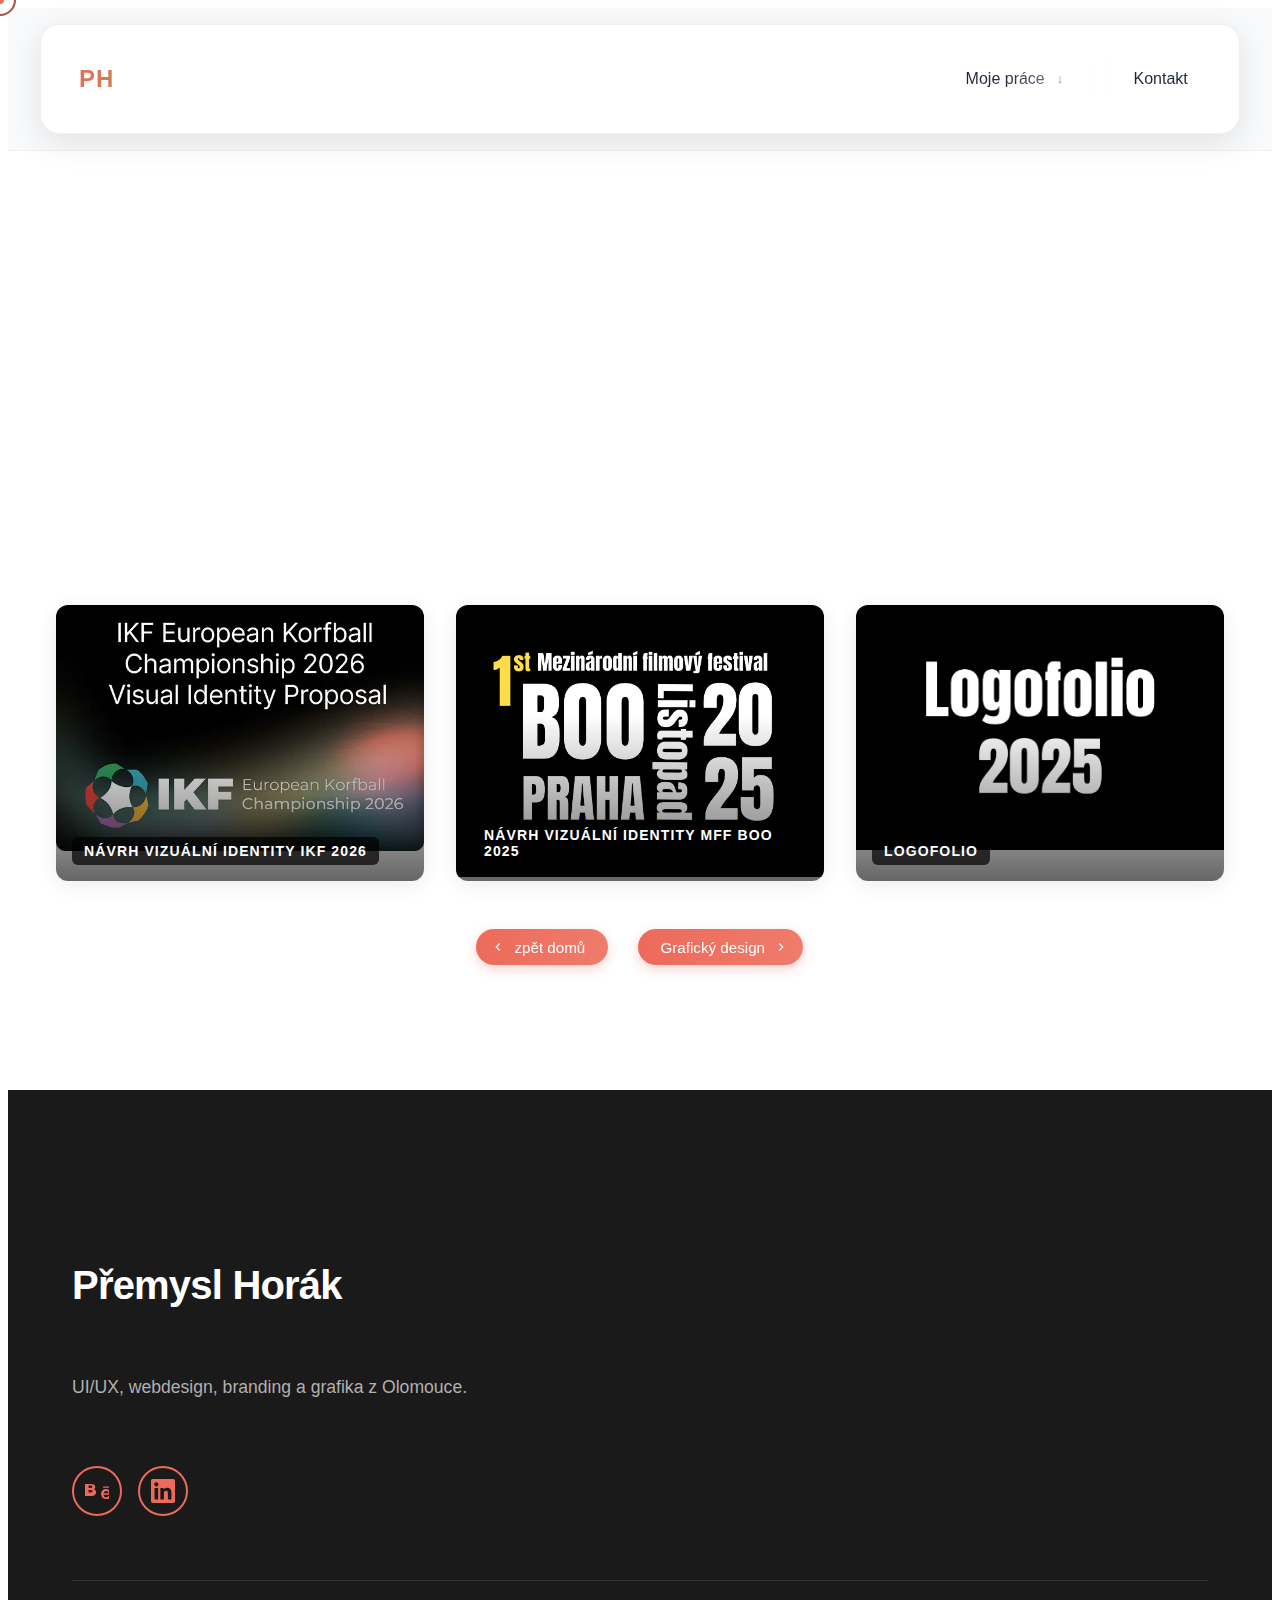
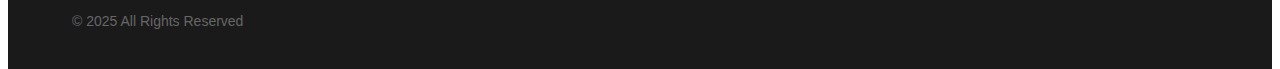
<file: projekty-branding.html>
<!DOCTYPE html>
<html lang="cs">
  <head>
    <!-- Google tag (gtag.js) -->
<script async src="https://www.googletagmanager.com/gtag/js?id=G-VVECS869JD"></script>
<script>
  window.dataLayer = window.dataLayer || [];
  function gtag(){dataLayer.push(arguments);}
  gtag('js', new Date());

  gtag('config', 'G-VVECS869JD');
</script>
    <meta charset="UTF-8" />
    <meta name="viewport" content="width=device-width, initial-scale=1" />
    <title>Branding & vizuální identity | Přemysl Horák</title>
    <link rel="stylesheet" href="style.css" />
  </head>

  <!-- Header -->
  <body class="page-project">
    <!-- Custom cursor -->
    <div class="cursor" id="cursor"></div>
    <div class="cursor-follower" id="cursor-follower"></div>

    <!-- Header -->
    <header id="siteHeader">
      <nav class="container" role="navigation" aria-label="Hlavní navigace">
        <!-- Logo -->
        <a href="index.html" class="logo" aria-label="Domů">PH</a>

        <!-- Hamburger pro mobil -->
        <button
          class="mobile-menu"
          id="mobileMenu"
          type="button"
          aria-label="Otevřít navigaci"
          aria-controls="navLinksMobile"
          aria-expanded="false"
        >
          <span aria-hidden="true"></span>
          <span aria-hidden="true"></span>
          <span aria-hidden="true"></span>
        </button>

        <!-- DESKTOP MENU -->
        <ul
          class="nav-links nav-links--desktop"
          id="navLinksDesktop"
          role="menubar"
        >
          <li role="none" class="dropdown" id="dropdown">
            <a
              href="#"
              class="dropdown-toggle"
              id="dropdownToggle"
              role="button"
              aria-haspopup="true"
              aria-expanded="false"
              aria-controls="dropdownMenu"
            >
              Moje práce
            </a>
            <ul class="dropdown-menu" id="dropdownMenu" role="menu">
              <li role="none">
                <a role="menuitem" href="projekty-uiux.html">UI/UX</a>
              </li>
              <li role="none">
                <a role="menuitem" href="projekty-branding.html">Branding</a>
              </li>
              <li role="none">
                <a role="menuitem" href="design.html">Grafický design</a>
              </li>
              <li role="none">
                <a role="menuitem" href="projekty-foto.html">Fotografie</a>
              </li>
            </ul>
          </li>
          <li role="none">
            <a role="menuitem" href="contact.html">Kontakt</a>
          </li>
        </ul>

        <!-- MOBILNÍ MENU -->
        <ul class="nav-links nav-links--mobile" id="navLinksMobile" hidden>
          <li><a href="projekty-uiux.html">UI/UX</a></li>
          <li><a href="projekty-branding.html">Branding</a></li>
          <li><a href="design.html">Grafický design</a></li>
          <li><a href="projekty-foto.html">Fotografie</a></li>
          <li class="separator" aria-hidden="true"></li>
          <li><a href="contact.html">Kontakt</a></li>
        </ul>
      </nav>
    </header>

    <!-- Main -->
    <main>
      <!-- Hero -->
      <section class="hero">
        <div class="container">
          <h1 class="hero-title">Logo je jen začátek</h1>
          <div class="hero-subtitle">
            <svg
              width="20"
              height="20"
              viewBox="0 0 24 24"
              fill="none"
              aria-hidden="true"
            >
              <path
                d="M15.281 10.195V15.82H9.656M15.281 15.82L9.187 9.726M17.625 21.5H6.375A3.375 3.375 0 0 1 3 18.125V6.875A3.375 3.375 0 0 1 6.375 3.5h11.25A3.375 3.375 0 0 1 21 6.875v11.25A3.375 3.375 0 0 1 17.625 21.5Z"
                stroke="#ED6A5A"
                stroke-width="2"
                stroke-linecap="round"
                stroke-linejoin="round"
              />
            </svg>
            Když značka vypadá tak dobře, že si ji dáte na tričko.
          </div>
        </div>
      </section>

      <!-- Portfolio -->
      <section id="portfolio" class="portfolio">
        <div class="container">
          <div class="portfolio-grid">
            <a
              href="https://www.behance.net/gallery/228383917/IKF-European-Korfball-Championship"
              class="portfolio-item"
            >
              <img
                src="ikf 1.webp"
                alt="Náhled návrhu vizuální identity pro IKF 2026"
              />
              <span class="portfolio-category"
                >Návrh vizuální identity IKF 2026</span
              >
            </a>

            <a
              href="https://www.behance.net/gallery/225205895/-BOO-Visual-Identity-for-a-Film-Festival"
              class="portfolio-item"
            >
              <img
                src="PLAKAT.webp"
                alt="náhled návrhu vizuální identity MFF BOO"
              />
              <span class="portfolio-category"
                >Návrh vizuální identity MFF BOO 2025</span
              >
            </a>

            <a
              href="https://www.behance.net/gallery/227128051/Logofolio-2025-Bold-Clean-Crafted"
              class="portfolio-item"
            >
              <img src="logofolio.webp" alt="Logo tvorba" />
              <span class="portfolio-category">Logofolio</span>
            </a>
          </div>

          <!-- Navigační tlačítka -->
          <div class="project-nav">
            <a class="btn--pill btn--prev" href="index.html">zpět domů</a>
            <a class="btn--pill btn--next" href="design.html"
              >Grafický design</a
            >
          </div>
        </div>
      </section>
    </main>

    <!-- Footer -->
    <!-- Footer -->
    <footer>
      <div class="footer-container">
        <div class="footer-content">
          <!-- Jméno -->
          <h2 class="footer-name">Přemysl Horák</h2>

          <!-- Popis -->
          <p class="footer-description">
            UI/UX, webdesign, branding a grafika z Olomouce.
          </p>

          <!-- Social ikony -->
          <div class="social-icons">
            <!-- Behance -->
            <a
              class="social-link"
              href="https://www.behance.net/dobryUX"
              target="_blank"
              rel="noopener noreferrer"
              aria-label="Behance – Přemysl Horák"
              title="Behance"
            >
              <svg
                viewBox="0 0 24 24"
                xmlns="http://www.w3.org/2000/svg"
                role="img"
              >
                <path
                  d="M8.09 10.95c1.26-.37 2.12-1.52 2.12-2.85 0-2.44-1.82-3.1-4.14-3.1H0v12h6.55c2.61 0 4.57-1.3 4.57-3.7 0-1.69-.95-2.92-3.03-3.34zM3.57 6.45h2.04c.84 0 1.61.26 1.61 1.2 0 1-.77 1.3-1.61 1.3H3.57V6.45zm2.02 7.14H3.57v-2.69h2.12c1.03 0 1.82.38 1.82 1.41 0 1.04-.82 1.28-1.92 1.28zM24 8.69h-5.96v-1.2H24v1.2zm-2.84 1.35c-3.09 0-5.03 2.03-5.03 5.04 0 3 1.94 5.04 5.03 5.04 2.37 0 4.07-1.14 4.56-3.2h-2.31c-.28.9-1.22 1.39-2.25 1.39-1.67 0-2.57-1.02-2.57-2.66h7.2c.05-.27.08-.56.08-.86 0-2.73-1.93-4.75-4.68-4.75zm0 2.04c1.28 0 2.3.77 2.3 2.2h-4.68c.2-1.43 1.16-2.2 2.38-2.2z"
                />
              </svg>
            </a>

            <!-- LinkedIn -->
            <a
              href="https://www.linkedin.com/in/přemysl-horák-0590a5326/"
              class="social-link"
              target="_blank"
              rel="noopener noreferrer"
            >
              <svg viewBox="0 0 24 24" xmlns="http://www.w3.org/2000/svg">
                <path
                  d="M20.447 20.452h-3.554v-5.569c0-1.328-.027-3.037-1.852-3.037-1.853 0-2.136 1.445-2.136 2.939v5.667H9.351V9h3.414v1.561h.046c.477-.9 1.637-1.85 3.37-1.85 3.601 0 4.267 2.37 4.267 5.455v6.286zM5.337 7.433c-1.144 0-2.063-.926-2.063-2.065 0-1.138.92-2.063 2.063-2.063 1.14 0 2.064.925 2.064 2.063 0 1.139-.925 2.065-2.064 2.065zm1.782 13.019H3.555V9h3.564v11.452zM22.225 0H1.771C.792 0 0 .774 0 1.729v20.542C0 23.227.792 24 1.771 24h20.451C23.2 24 24 23.227 24 22.271V1.729C24 .774 23.2 0 22.222 0h.003z"
                />
              </svg>
            </a>

            <!-- Můžete přidat další SVG ikony podle potřeby -->
          </div>

          <!-- Copyright -->
          <div class="footer-copyright">© 2025 All Rights Reserved</div>
        </div>
      </div>
    </footer>
    <script src="script.js"></script>
  </body>
</html>
</file>
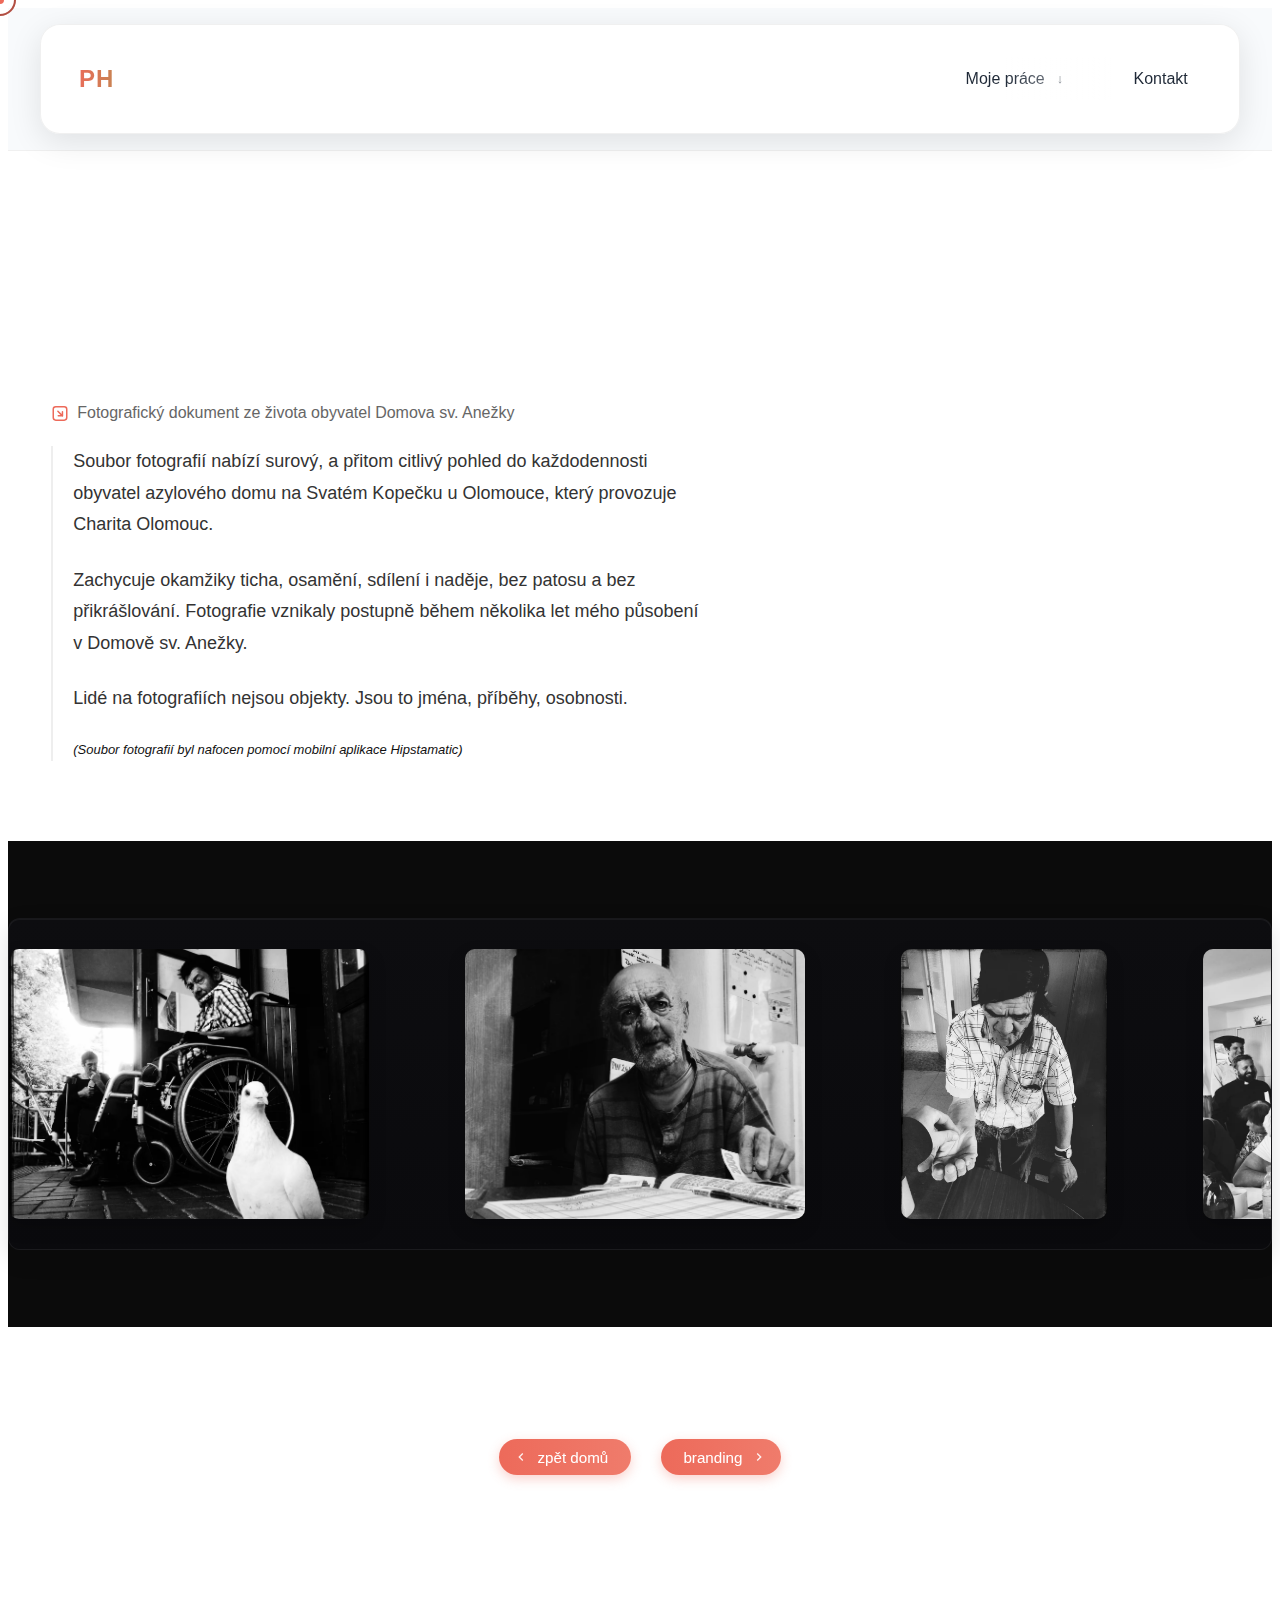
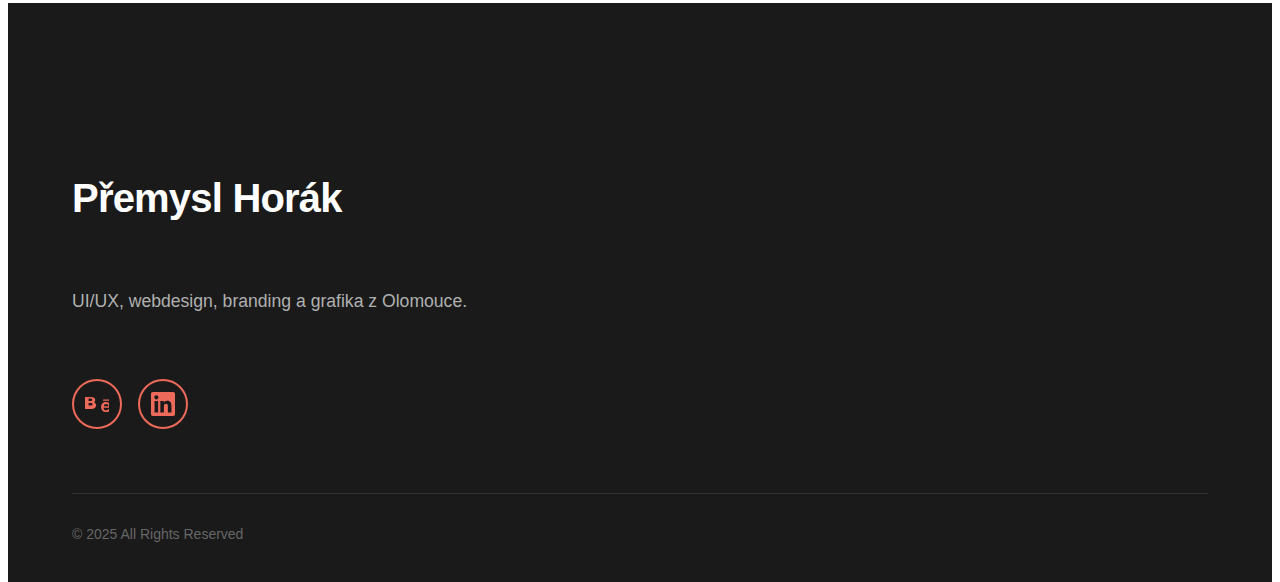
<file: projekty-foto.html>
<!DOCTYPE html>
<html lang="cs">
  <head>
    <!-- Google tag (gtag.js) -->
<script async src="https://www.googletagmanager.com/gtag/js?id=G-VVECS869JD"></script>
<script>
  window.dataLayer = window.dataLayer || [];
  function gtag(){dataLayer.push(arguments);}
  gtag('js', new Date());

  gtag('config', 'G-VVECS869JD');
</script>
    <meta charset="UTF-8" />
    <meta name="viewport" content="width=device-width, initial-scale=1" />
    <title>Přemysl Horák – Fotografie</title>
    <meta name="description" content="Autorské fotografie Přemysla Horáka – černobílé, dokumentární i umělecké snímky. Součást mého vizuálního portfolia.">
<meta name="robots" content="index, follow" />
<meta name="author" content="Přemysl Horák" />
<meta name="keywords" content="fotografie, černobílá fotografie, dokumentární fotografie, umělecká fotografie, portfolio" />

<!-- Open Graph (Facebook, LinkedIn) -->
<meta property="og:title" content="Přemysl Horák – Fotografie" />
<meta property="og:description" content="Autorské fotografie – černobílé, dokumentární a umělecké snímky. Součást mého vizuálního portfolia." />
<meta property="og:type" content="website" />
<meta property="og:url" content="https://www.horakdesign.com/fotografie" />
<meta property="og:image" content="https://www.horakdesign.com/preview-photo.jpg" />

<!-- Twitter Cards -->
<meta name="twitter:card" content="summary_large_image" />
<meta name="twitter:title" content="Přemysl Horák – Fotografie" />
<meta name="twitter:description" content="Autorské fotografie – černobílé, dokumentární a umělecké snímky." />
<meta name="twitter:image" content="https://www.horakdesign.com/preview-photo.jpg" />

<!-- Favicon a ikony -->
<link rel="icon" type="image/png" sizes="32x32" href="/favicon-32.png" />
<link rel="icon" type="image/png" sizes="16x16" href="/favicon-16.png" />
<link rel="apple-touch-icon" href="/apple-touch-icon.png" />

<!-- Kanonická URL -->
<link rel="canonical" href="https://www.horakdesign.com/fotografie" />

    <!-- Globální styly -->
    <link rel="stylesheet" href="style.css" />
    <!-- Specifické styly pro foto stránku (galerie/lightbox/hero text) -->
    <link rel="stylesheet" href="photo.css" />
  </head>

  <body class="page-project">
    <!-- Custom cursor (aktivuje se jen pokud ho JS úspěšně inicializuje) -->
    <div id="cursor"></div>
    <div id="cursor-follower"></div>

    <!-- Header -->
    <header id="siteHeader">
      <nav class="container" role="navigation" aria-label="Hlavní navigace">
        <a href="index.html" class="logo" aria-label="Domů">PH</a>

        <button
          class="mobile-menu"
          id="mobileMenu"
          type="button"
          aria-label="Otevřít navigaci"
          aria-controls="navLinksMobile"
          aria-expanded="false"
        >
          <span aria-hidden="true"></span>
          <span aria-hidden="true"></span>
          <span aria-hidden="true"></span>
        </button>

        <!-- Desktop menu -->
        <ul
          class="nav-links nav-links--desktop"
          id="navLinksDesktop"
          role="menubar"
        >
          <li role="none" class="dropdown" id="dropdown">
            <a
              href="#"
              class="dropdown-toggle"
              id="dropdownToggle"
              role="button"
              aria-haspopup="true"
              aria-expanded="false"
              aria-controls="dropdownMenu"
            >
              Moje práce
            </a>
            <ul class="dropdown-menu" id="dropdownMenu" role="menu">
              <li role="none">
                <a role="menuitem" href="projekty-uiux.html">UI/UX</a>
              </li>
              <li role="none">
                <a role="menuitem" href="projekty-branding.html">Branding</a>
              </li>
              <li role="none">
                <a role="menuitem" href="design.html">Grafický design</a>
              </li>
              <li role="none">
                <a role="menuitem" href="projekty-foto.html" aria-current="page"
                  >Fotografie</a
                >
              </li>
            </ul>
          </li>
          <li role="none">
            <a role="menuitem" href="contact.html">Kontakt</a>
          </li>
        </ul>

        <!-- Mobilní menu -->
        <ul class="nav-links nav-links--mobile" id="navLinksMobile" hidden>
          <li><a href="projekty-uiux.html">UI/UX</a></li>
          <li><a href="projekty-branding.html">Branding</a></li>
          <li><a href="design.html">Grafický design</a></li>
          <li>
            <a href="projekty-foto.html" aria-current="page">Fotografie</a>
          </li>
          <li class="separator" aria-hidden="true"></li>
          <li><a href="contact.html">Kontakt</a></li>
        </ul>
      </nav>
    </header>

    <!-- Main -->
    <main>
      <!-- FOTO – HERO -->
      <section class="photo-hero" id="projekt-foto-hero">
        <div class="ph-container">
          <div class="container">
            <h1 class="hero-title">Jsou mezi námi</h1>
          </div>

          <div class="ph-kicker">
            <svg
              width="20"
              height="20"
              viewBox="0 0 24 24"
              fill="none"
              aria-hidden="true"
            >
              <path
                d="M15.281 10.195V15.82H9.656M15.281 15.82L9.187 9.726M17.625 21.5H6.375A3.375 3.375 0 0 1 3 18.125V6.875A3.375 3.375 0 0 1 6.375 3.5h11.25A3.375 3.375 0 0 1 21 6.875v11.25A3.375 3.375 0 0 1 17.625 21.5Z"
                stroke="currentColor"
                stroke-width="2"
                stroke-linecap="round"
                stroke-linejoin="round"
              />
            </svg>
            Fotografický dokument ze života obyvatel Domova sv. Anežky
          </div>

          <div class="ph-prose">
            <p>
              Soubor fotografií nabízí surový, a přitom citlivý pohled do
              každodennosti obyvatel azylového domu na Svatém Kopečku u
              Olomouce, který provozuje <strong>Charita Olomouc.</strong>
            </p>
            <p>
              Zachycuje okamžiky ticha, osamění, sdílení i naděje, bez patosu a
              bez přikrášlování. Fotografie vznikaly postupně během několika let
              mého působení v Domově sv. Anežky.
            </p>
            <p>
              Lidé na fotografiích nejsou objekty. Jsou to jména, příběhy,
              osobnosti.
            </p>
            <p class="popis">
              <em
                >(Soubor fotografií byl nafocen pomocí mobilní aplikace
                Hipstamatic)
              </em>
            </p>
          </div>
        </div>
      </section>

      <!-- GALERIE (filmstrip / náhledy) -->
      <section class="photo-section">
        <div
          class="gallery gallery--filmstrip"
          data-gallery="filmstrip"
          aria-label="Film strip fotogalerie"
        >
          <figure class="g-item" data-caption="Závist">
            <img src="holub.avif" alt="Závist" loading="lazy" />
          </figure>
          <figure class="g-item" data-caption="Spoření na horší časy">
            <img src="sporeni.avif" alt="Uložení peněz" loading="lazy" />
          </figure>
          <figure class="g-item" data-caption="Čáry života">
            <img src="cáry zivita.avif" alt="Čáry života" loading="lazy" />
          </figure>
          <figure class="g-item" data-caption="Otázky na tělo">
            <img src="czerny.avif" alt="Otázky na tělo" loading="lazy" />
          </figure>
          <figure class="g-item" data-caption="Hladové okno">
            <img src="okno.avif" alt="Výdej stravy" loading="lazy" />
          </figure>
          <figure class="g-item" data-caption="Siesta">
            <img src="Siesta.avif" alt="Odpolední cigareta" loading="lazy" />
          </figure>
          <figure class="g-item" data-caption="Práce s nadhledem">
            <img src="Nadhled.avif" alt="Práce s nadhledem" loading="lazy" />
          </figure>
          <figure class="g-item" data-caption="Žízeň">
            <img src="Zizen.avif" alt="Harm reduction" loading="lazy" />
          </figure>
          <figure class="g-item" data-caption="Pojedeme?">
            <img src="Pojedeme.avif" alt="Pojedeme" loading="lazy" />
          </figure>
          <figure class="g-item" data-caption="Trojitá koncentrace">
            <img
              src="trojitakoncentrace.avif"
              alt="Šachová partie"
              loading="lazy"
            />
          </figure>
          <figure class="g-item" data-caption="Chvíle souznění">
            <img
              src="Chvíle souznění.avif"
              alt="šachová partie"
              loading="lazy"
            />
          </figure>
          <figure class="g-item" data-caption="Člověče já hraju">
            <img src="clovece.avif" alt="Trávení volného času" loading="lazy" />
          </figure>
          <figure class="g-item" data-caption="Psí poslání">
            <img src="psi.avif" alt="Canisterapie" loading="lazy" />
          </figure>
          <figure class="g-item" data-caption="Veselé Velikonoce">
            <img src="velikonoce.avif" alt="Velikonoce" loading="lazy" />
          </figure>
          <figure class="g-item" data-caption="Co se skrývá ve starých zdech">
            <img src="monika.avif" alt="Žena s cigaretou" loading="lazy" />
          </figure>
          <figure class="g-item" data-caption="Nashledanou">
            <img src="Nashledanou.avif" alt="Nashledanou" loading="lazy" />
          </figure>
        </div>
      </section>

      <!-- Navigace mezi projekty -->
      <section class="section">
        <div class="project-nav">
          <a class="btn--pill btn--prev" href="index.html">zpět domů</a>
          <a class="btn--pill btn--next" href="projekty-branding.html"
            >branding</a
          >
        </div>
      </section>
    </main>

    <!-- Footer -->
    <footer>
      <div class="footer-container">
        <div class="footer-content">
          <h2 class="footer-name">Přemysl Horák</h2>
          <p class="footer-description">
            UI/UX, webdesign, branding a grafika z Olomouce.
          </p>

          <div class="social-icons">
            <a
              class="social-link"
              href="https://www.behance.net/dobryUX"
              target="_blank"
              rel="noopener noreferrer"
              aria-label="Behance – Přemysl Horák"
              title="Behance"
            >
              <svg
                viewBox="0 0 24 24"
                xmlns="http://www.w3.org/2000/svg"
                role="img"
              >
                <path
                  d="M8.09 10.95c1.26-.37 2.12-1.52 2.12-2.85 0-2.44-1.82-3.1-4.14-3.1H0v12h6.55c2.61 0 4.57-1.3 4.57-3.7 0-1.69-.95-2.92-3.03-3.34zM3.57 6.45h2.04c.84 0 1.61.26 1.61 1.2 0 1-.77 1.3-1.61 1.3H3.57V6.45zm2.02 7.14H3.57v-2.69h2.12c1.03 0 1.82.38 1.82 1.41 0 1.04-.82 1.28-1.92 1.28zM24 8.69h-5.96v-1.2H24v1.2zm-2.84 1.35c-3.09 0-5.03 2.03-5.03 5.04 0 3 1.94 5.04 5.03 5.04 2.37 0 4.07-1.14 4.56-3.2h-2.31c-.28.9-1.22 1.39-2.25 1.39-1.67 0-2.57-1.02-2.57-2.66h7.2c.05-.27.08-.56.08-.86 0-2.73-1.93-4.75-4.68-4.75zm0 2.04c1.28 0 2.3.77 2.3 2.2h-4.68c.2-1.43 1.16-2.2 2.38-2.2z"
                />
              </svg>
            </a>

            <a
              href="https://www.linkedin.com/in/přemysl-horák-0590a5326/"
              class="social-link"
              target="_blank"
              rel="noopener noreferrer"
              aria-label="LinkedIn – Přemysl Horák"
              title="LinkedIn"
            >
              <svg viewBox="0 0 24 24" xmlns="http://www.w3.org/2000/svg">
                <path
                  d="M20.447 20.452h-3.554v-5.569c0-1.328-.027-3.037-1.852-3.037-1.853 0-2.136 1.445-2.136 2.939v5.667H9.351V9h3.414v1.561h.046c.477-.9 1.637-1.85 3.37-1.85 3.601 0 4.267 2.37 4.267 5.455v6.286zM5.337 7.433c-1.144 0-2.063-.926-2.063-2.065 0-1.138.92-2.063 2.063-2.063 1.14 0 2.064.925 2.064 2.063 0 1.139-.925 2.065-2.064 2.065zm1.782 13.019H3.555V9h3.564v11.452zM22.225 0H1.771C.792 0 0 .774 0 1.729v20.542C0 23.227.792 24 1.771 24h20.451C23.2 24 24 23.227 24 22.271V1.729C24 .774 23.2 0 22.222 0h.003z"
                />
              </svg>
            </a>
          </div>

          <div class="footer-copyright">© 2025 All Rights Reserved</div>
        </div>
      </div>
    </footer>

    <!-- LIGHTBOX GALLERY – skeleton (na konci body) -->
    <div
      class="lightbox"
      aria-hidden="true"
      role="dialog"
      aria-label="Zvětšená fotografie"
    >
      <button class="lb-close" aria-label="Zavřít" title="Zavřít">
        &times;
      </button>
      <button class="lb-prev" aria-label="Předchozí" title="Předchozí">
        &#10094;
      </button>
      <button class="lb-next" aria-label="Další" title="Další">&#10095;</button>
      <div class="lb-track" aria-live="polite"></div>
    </div>

    <!-- Hlavní skript (dropdown, mobilní menu, cursor, lightbox) -->
    <script src="script.js" defer></script>
    <script>
      document.addEventListener("DOMContentLoaded", () => {
        const lightbox = document.getElementById("lightbox");
        const lightboxImg = document.querySelector(".lightbox-image");
        const items = document.querySelectorAll(".gallery-item");
        const btnClose = document.querySelector(".lightbox-close");
        const btnPrev = document.querySelector(".lightbox-prev");
        const btnNext = document.querySelector(".lightbox-next");
        const body = document.body;

        if (!items.length || !lightbox || !lightboxImg) return;

        let currentIndex = 0;
        let isChanging = false; // proti rychlému spam‑kliku

        function setImage(src, alt = "Detail obrázku") {
          return new Promise((resolve, reject) => {
            const img = new Image();
            img.onload = () => {
              lightboxImg.src = src;
              lightboxImg.alt = alt;
              resolve();
            };
            img.onerror = reject;
            img.src = src;
          });
        }

        async function showImage(index) {
          if (isChanging) return;
          isChanging = true;

          const link = items[index].getAttribute("href");
          const alt =
            items[index].querySelector("img")?.alt || "Detail obrázku";

          try {
            await setImage(link, alt);
            currentIndex = index;
            lightbox.classList.add("active");
            body.classList.add("no-scroll");

            // fokus pro a11y (bez skoku stránky)
            lightboxImg.setAttribute("tabindex", "-1");
            try {
              lightboxImg.focus({ preventScroll: true });
            } catch (e) {}
          } finally {
            // malý timeout nechá doběhnout CSS transition
            setTimeout(() => {
              isChanging = false;
            }, 120);
          }
        }

        function closeLightbox() {
          lightbox.classList.remove("active");
          body.classList.remove("no-scroll");
          lightboxImg.removeAttribute("tabindex");
          lightboxImg.src = "";
        }

        // Navěšení kliků jen jednou (prevence dvojího bublání z jiných skriptů)
        items.forEach((item, index) => {
          if (item.dataset.lbBound === "1") return; // už navěšeno
          item.dataset.lbBound = "1";
          item.addEventListener(
            "click",
            (e) => {
              e.preventDefault();
              e.stopPropagation();
              showImage(index);
            },
            { passive: true }
          );
        });

        btnClose?.addEventListener("click", (e) => {
          e.stopPropagation();
          closeLightbox();
        });

        btnPrev?.addEventListener("click", (e) => {
          e.stopPropagation();
          const idx = (currentIndex - 1 + items.length) % items.length;
          showImage(idx);
        });

        btnNext?.addEventListener("click", (e) => {
          e.stopPropagation();
          const idx = (currentIndex + 1) % items.length;
          showImage(idx);
        });

        // Zavřít klikem mimo obrázek
        lightbox.addEventListener("click", (e) => {
          if (e.target === lightbox) closeLightbox();
        });

        // Ovládání klávesnicí (jen když je otevřeno)
        window.addEventListener("keydown", (e) => {
          if (!lightbox.classList.contains("active")) return;
          if (e.key === "Escape") closeLightbox();
          if (e.key === "ArrowRight") {
            const idx = (currentIndex + 1) % items.length;
            showImage(idx);
          }
          if (e.key === "ArrowLeft") {
            const idx = (currentIndex - 1 + items.length) % items.length;
            showImage(idx);
          }
        });
      });
    </script>
  </body>
</html>
</file>
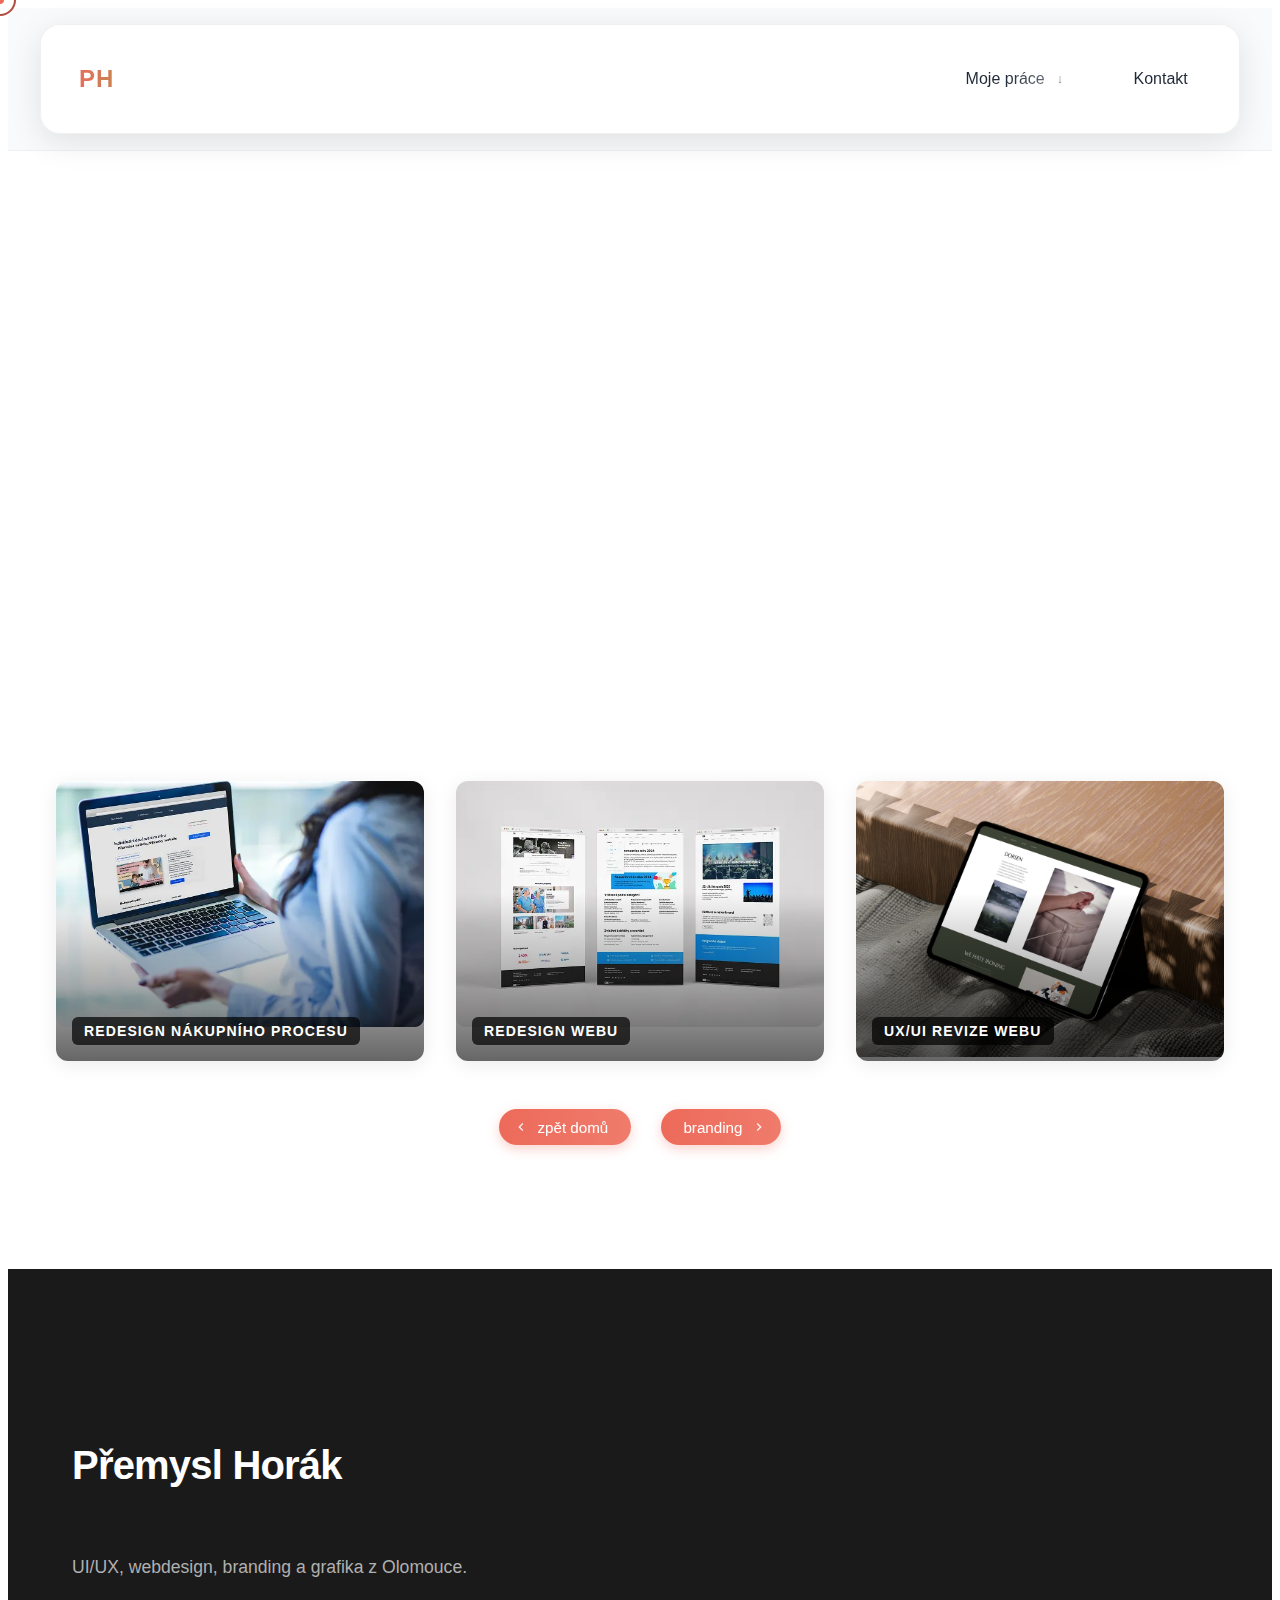
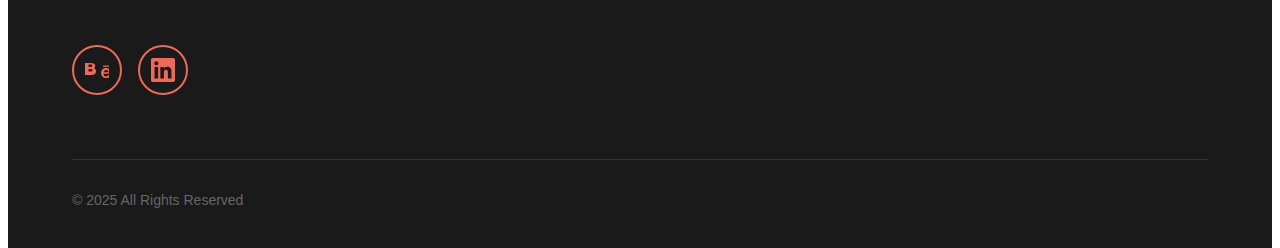
<file: projekty-uiux.html>
<!DOCTYPE html>
<html lang="cs">
  <head>
    <!-- Google tag (gtag.js) -->
<script async src="https://www.googletagmanager.com/gtag/js?id=G-VVECS869JD"></script>
<script>
  window.dataLayer = window.dataLayer || [];
  function gtag(){dataLayer.push(arguments);}
  gtag('js', new Date());

  gtag('config', 'G-VVECS869JD');
</script>
    <meta charset="UTF-8" />
    <meta name="viewport" content="width=device-width, initial-scale=1" />
    <title>Přemysl Horák – UI/UX Projekty</title>
    <link rel="stylesheet" href="style.css" />
  </head>

  <!-- Header -->
  <body class="page-project">
    <!-- Custom cursor -->
    <div class="cursor" id="cursor"></div>
    <div class="cursor-follower" id="cursor-follower"></div>

    <!-- Header -->
    <header id="siteHeader">
      <nav class="container" role="navigation" aria-label="Hlavní navigace">
        <!-- Logo -->
        <a href="index.html" class="logo" aria-label="Domů">PH</a>

        <!-- Hamburger pro mobil -->
        <button
          class="mobile-menu"
          id="mobileMenu"
          type="button"
          aria-label="Otevřít navigaci"
          aria-controls="navLinksMobile"
          aria-expanded="false"
        >
          <span aria-hidden="true"></span>
          <span aria-hidden="true"></span>
          <span aria-hidden="true"></span>
        </button>

        <!-- DESKTOP MENU -->
        <ul
          class="nav-links nav-links--desktop"
          id="navLinksDesktop"
          role="menubar"
        >
          <li role="none" class="dropdown" id="dropdown">
            <a
              href="#"
              class="dropdown-toggle"
              id="dropdownToggle"
              role="button"
              aria-haspopup="true"
              aria-expanded="false"
              aria-controls="dropdownMenu"
            >
              Moje práce
            </a>
            <ul class="dropdown-menu" id="dropdownMenu" role="menu">
              <li role="none">
                <a role="menuitem" href="projekty-uiux.html">UI/UX</a>
              </li>
              <li role="none">
                <a role="menuitem" href="projekty-branding.html">Branding</a>
              </li>
              <li role="none">
                <a role="menuitem" href="design.html">Grafický design</a>
              </li>
              <li role="none">
                <a role="menuitem" href="projekty-foto.html">Fotografie</a>
              </li>
            </ul>
          </li>
          <li role="none">
            <a role="menuitem" href="contact.html">Kontakt</a>
          </li>
        </ul>

        <!-- MOBILNÍ MENU -->
        <ul class="nav-links nav-links--mobile" id="navLinksMobile" hidden>
          <li><a href="projekty-uiux.html">UI/UX</a></li>
          <li><a href="projekty-branding.html">Branding</a></li>
          <li><a href="design.html">Grafický design</a></li>
          <li><a href="projekty-foto.html">Fotografie</a></li>
          <li class="separator" aria-hidden="true"></li>
          <li><a href="contact.html">Kontakt</a></li>
        </ul>
      </nav>
    </header>

    <!-- Main -->
    <main>
      <!-- Hero -->
      <section class="hero">
        <div class="container">
          <h1 class="hero-title">
            Věřím, že dobrý UX design<br />
            má být neviditelný,<br />
            protože vše funguje tak, jak má
          </h1>
          <div class="hero-subtitle">
            <svg
              width="20"
              height="20"
              viewBox="0 0 24 24"
              fill="none"
              aria-hidden="true"
            >
              <path
                d="M15.281 10.195V15.82H9.656M15.281 15.82L9.187 9.726M17.625 21.5H6.375A3.375 3.375 0 0 1 3 18.125V6.875A3.375 3.375 0 0 1 6.375 3.5h11.25A3.375 3.375 0 0 1 21 6.875v11.25A3.375 3.375 0 0 1 17.625 21.5Z"
                stroke="#ED6A5A"
                stroke-width="2"
                stroke-linecap="round"
                stroke-linejoin="round"
              />
            </svg>
            Jednoduchost, která usnadňuje život.
          </div>
        </div>
      </section>

      <!-- Portfolio -->
      <section id="portfolio" class="portfolio">
        <div class="container">
          <h2 class="visually-hidden">UI/UX Projekty</h2>

          <div class="portfolio-grid">
            <a href="redesignnakupnihoprocesu.html" class="portfolio-item">
              <img
                src="mockup populo 2.webp"
                alt="Náhled redesignu nákupního procesu — Škola Populo"
              />
              <span class="portfolio-category">REDESIGN NÁKUPNÍHO PROCESU</span>
            </a>

            <a href="hci.html" class="portfolio-item">
              <img
                src="HCI1.webp"
                alt="Náhled redesignu webu — Healthcare Institut"
              />
              <span class="portfolio-category">REDESIGN WEBU</span>
            </a>

            <a href="revizewebu.html" class="portfolio-item">
              <img src="pigment.webp" alt="Ukázka projektu — Studio Pigment" />
              <span class="portfolio-category">UX/UI REVIZE WEBU</span>
            </a>
          </div>

          <!-- Navigační tlačítka -->
          <div class="project-nav">
            <a class="btn--pill btn--prev" href="index.html">zpět domů</a>
            <a class="btn--pill btn--next" href="projekty-branding.html"
              >branding</a
            >
          </div>
        </div>
      </section>
    </main>

    <!-- Footer -->
    <!-- Footer -->
    <footer>
      <div class="footer-container">
        <div class="footer-content">
          <!-- Jméno -->
          <h2 class="footer-name">Přemysl Horák</h2>

          <!-- Popis -->
          <p class="footer-description">
            UI/UX, webdesign, branding a grafika z Olomouce.
          </p>

          <!-- Social ikony -->
          <div class="social-icons">
            <!-- Behance -->
            <a
              class="social-link"
              href="https://www.behance.net/dobryUX"
              target="_blank"
              rel="noopener noreferrer"
              aria-label="Behance – Přemysl Horák"
              title="Behance"
            >
              <svg
                viewBox="0 0 24 24"
                xmlns="http://www.w3.org/2000/svg"
                role="img"
              >
                <path
                  d="M8.09 10.95c1.26-.37 2.12-1.52 2.12-2.85 0-2.44-1.82-3.1-4.14-3.1H0v12h6.55c2.61 0 4.57-1.3 4.57-3.7 0-1.69-.95-2.92-3.03-3.34zM3.57 6.45h2.04c.84 0 1.61.26 1.61 1.2 0 1-.77 1.3-1.61 1.3H3.57V6.45zm2.02 7.14H3.57v-2.69h2.12c1.03 0 1.82.38 1.82 1.41 0 1.04-.82 1.28-1.92 1.28zM24 8.69h-5.96v-1.2H24v1.2zm-2.84 1.35c-3.09 0-5.03 2.03-5.03 5.04 0 3 1.94 5.04 5.03 5.04 2.37 0 4.07-1.14 4.56-3.2h-2.31c-.28.9-1.22 1.39-2.25 1.39-1.67 0-2.57-1.02-2.57-2.66h7.2c.05-.27.08-.56.08-.86 0-2.73-1.93-4.75-4.68-4.75zm0 2.04c1.28 0 2.3.77 2.3 2.2h-4.68c.2-1.43 1.16-2.2 2.38-2.2z"
                />
              </svg>
            </a>

            <!-- LinkedIn -->
            <a
              href="https://www.linkedin.com/in/přemysl-horák-0590a5326/"
              class="social-link"
              target="_blank"
              rel="noopener noreferrer"
            >
              <svg viewBox="0 0 24 24" xmlns="http://www.w3.org/2000/svg">
                <path
                  d="M20.447 20.452h-3.554v-5.569c0-1.328-.027-3.037-1.852-3.037-1.853 0-2.136 1.445-2.136 2.939v5.667H9.351V9h3.414v1.561h.046c.477-.9 1.637-1.85 3.37-1.85 3.601 0 4.267 2.37 4.267 5.455v6.286zM5.337 7.433c-1.144 0-2.063-.926-2.063-2.065 0-1.138.92-2.063 2.063-2.063 1.14 0 2.064.925 2.064 2.063 0 1.139-.925 2.065-2.064 2.065zm1.782 13.019H3.555V9h3.564v11.452zM22.225 0H1.771C.792 0 0 .774 0 1.729v20.542C0 23.227.792 24 1.771 24h20.451C23.2 24 24 23.227 24 22.271V1.729C24 .774 23.2 0 22.222 0h.003z"
                />
              </svg>
            </a>

            <!-- Můžete přidat další SVG ikony podle potřeby -->
          </div>

          <!-- Copyright -->
          <div class="footer-copyright">© 2025 All Rights Reserved</div>
        </div>
      </div>
    </footer>
    <script src="script.js"></script>
  </body>
</html>
</file>
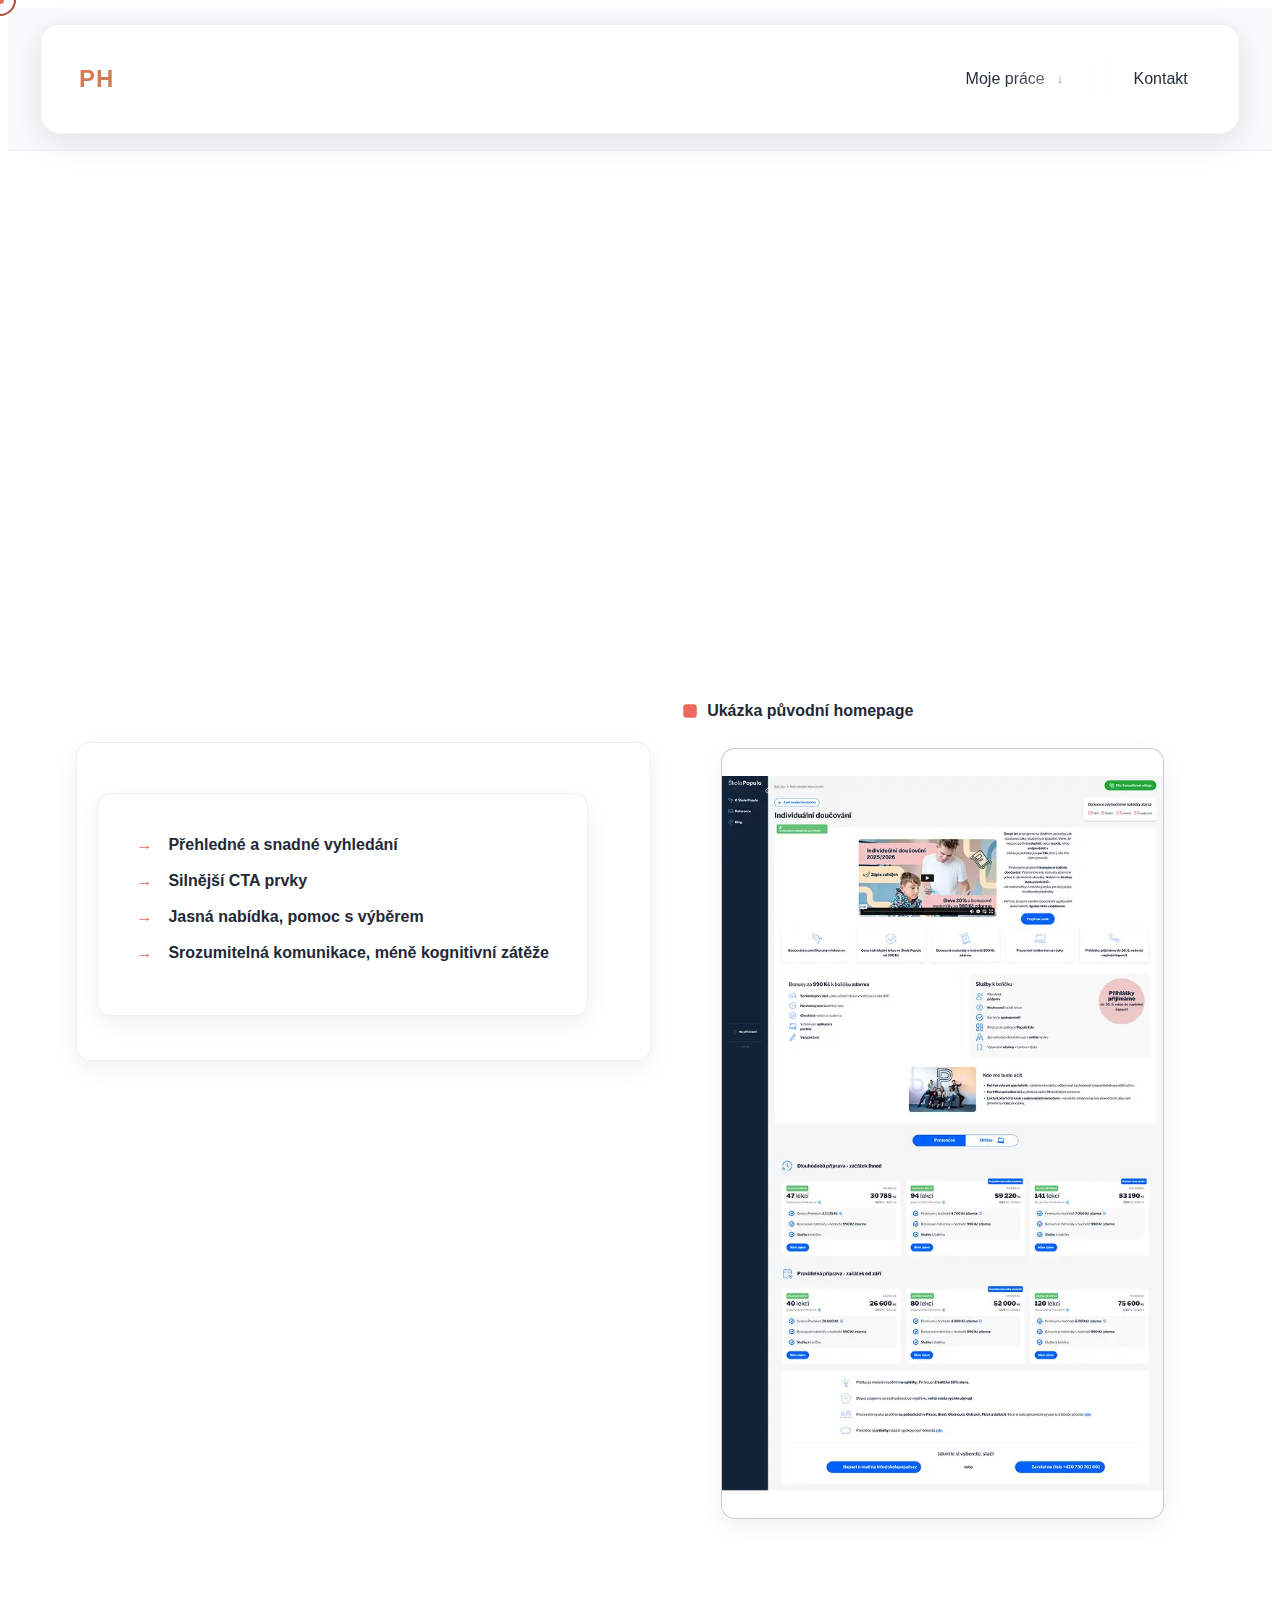
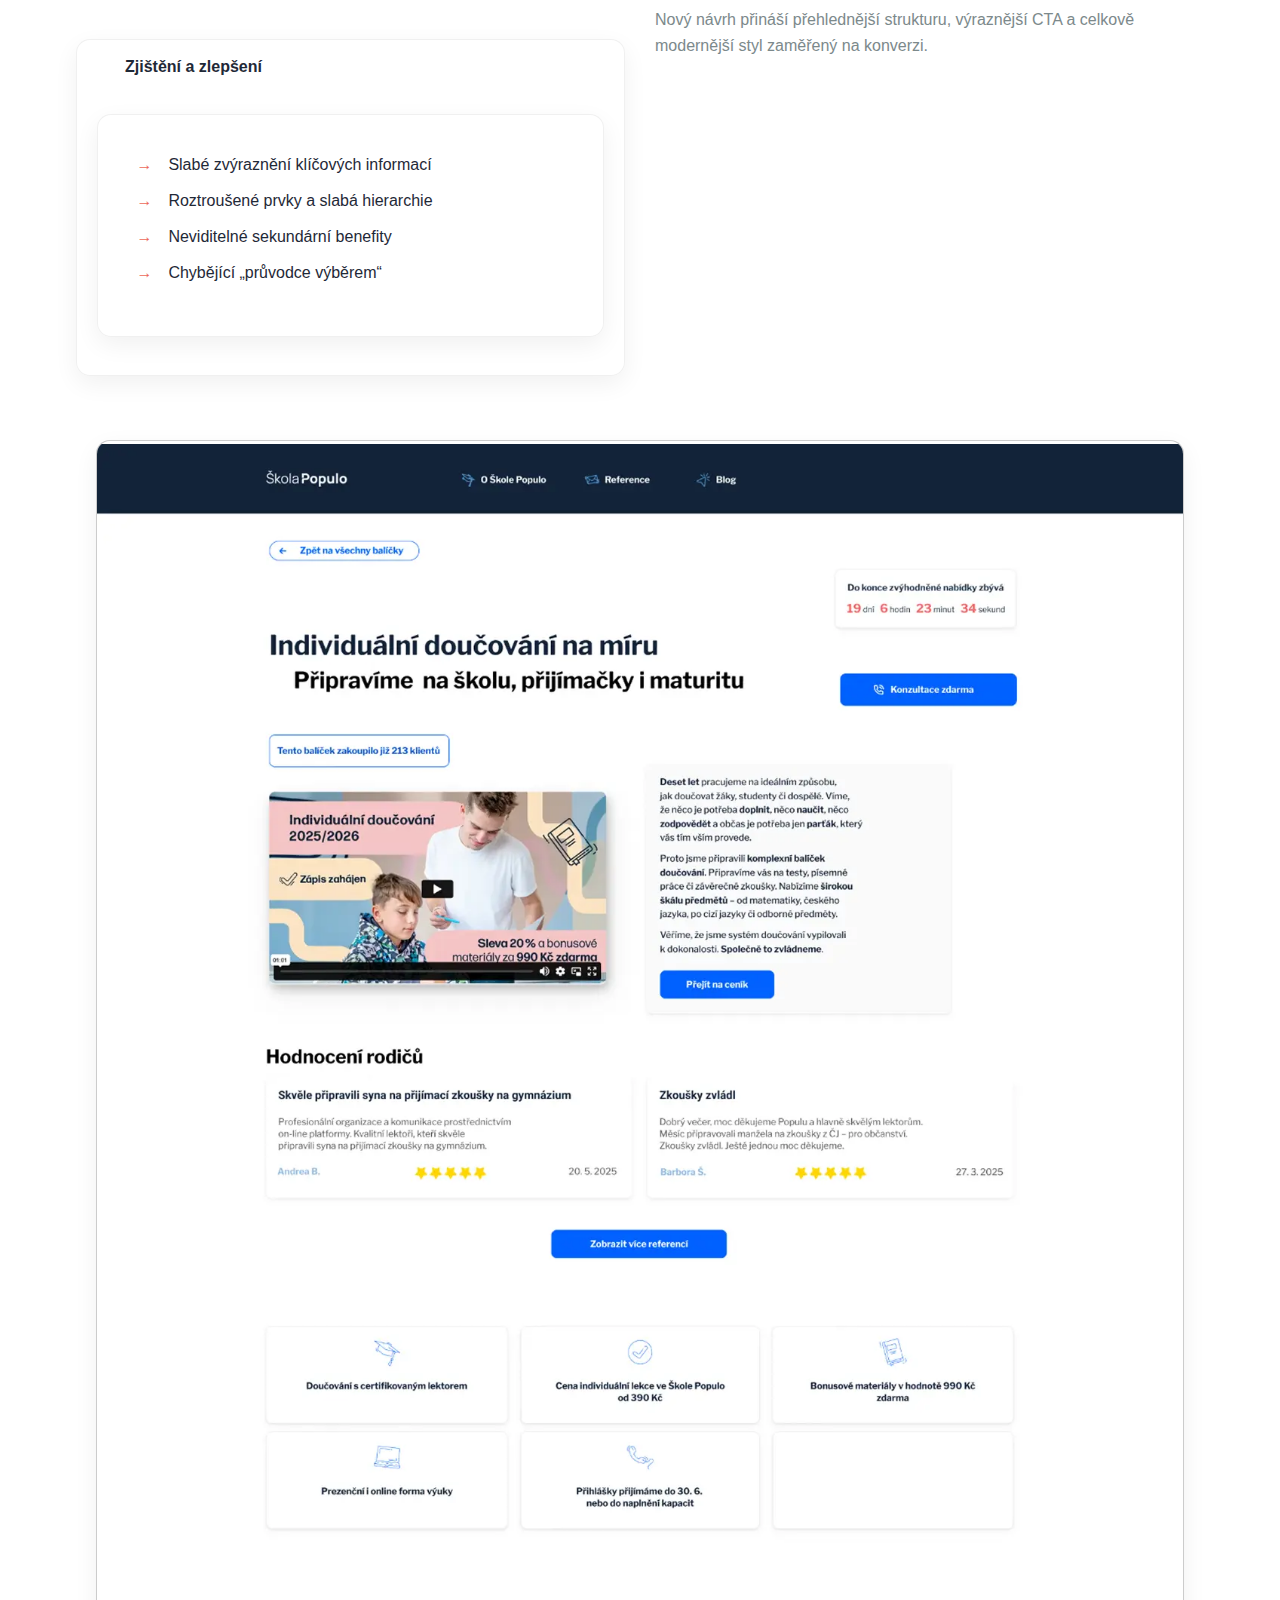
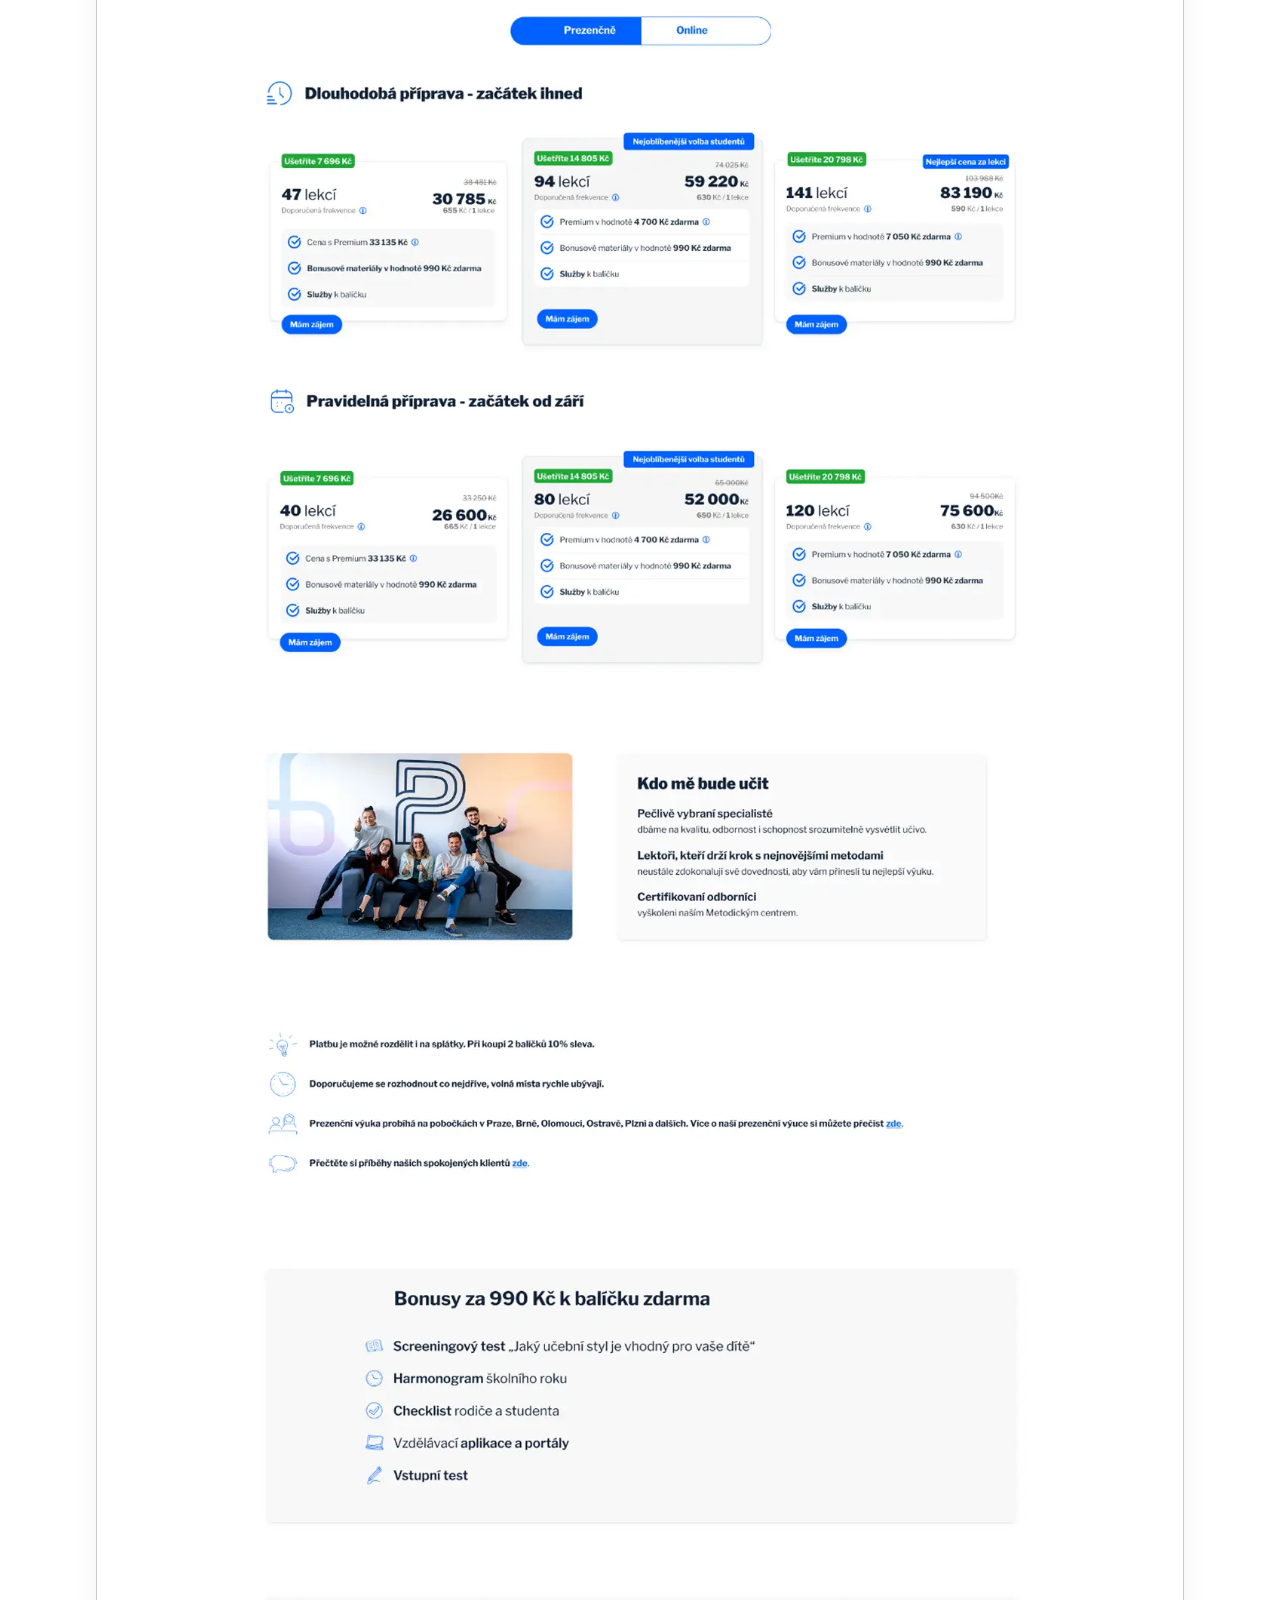
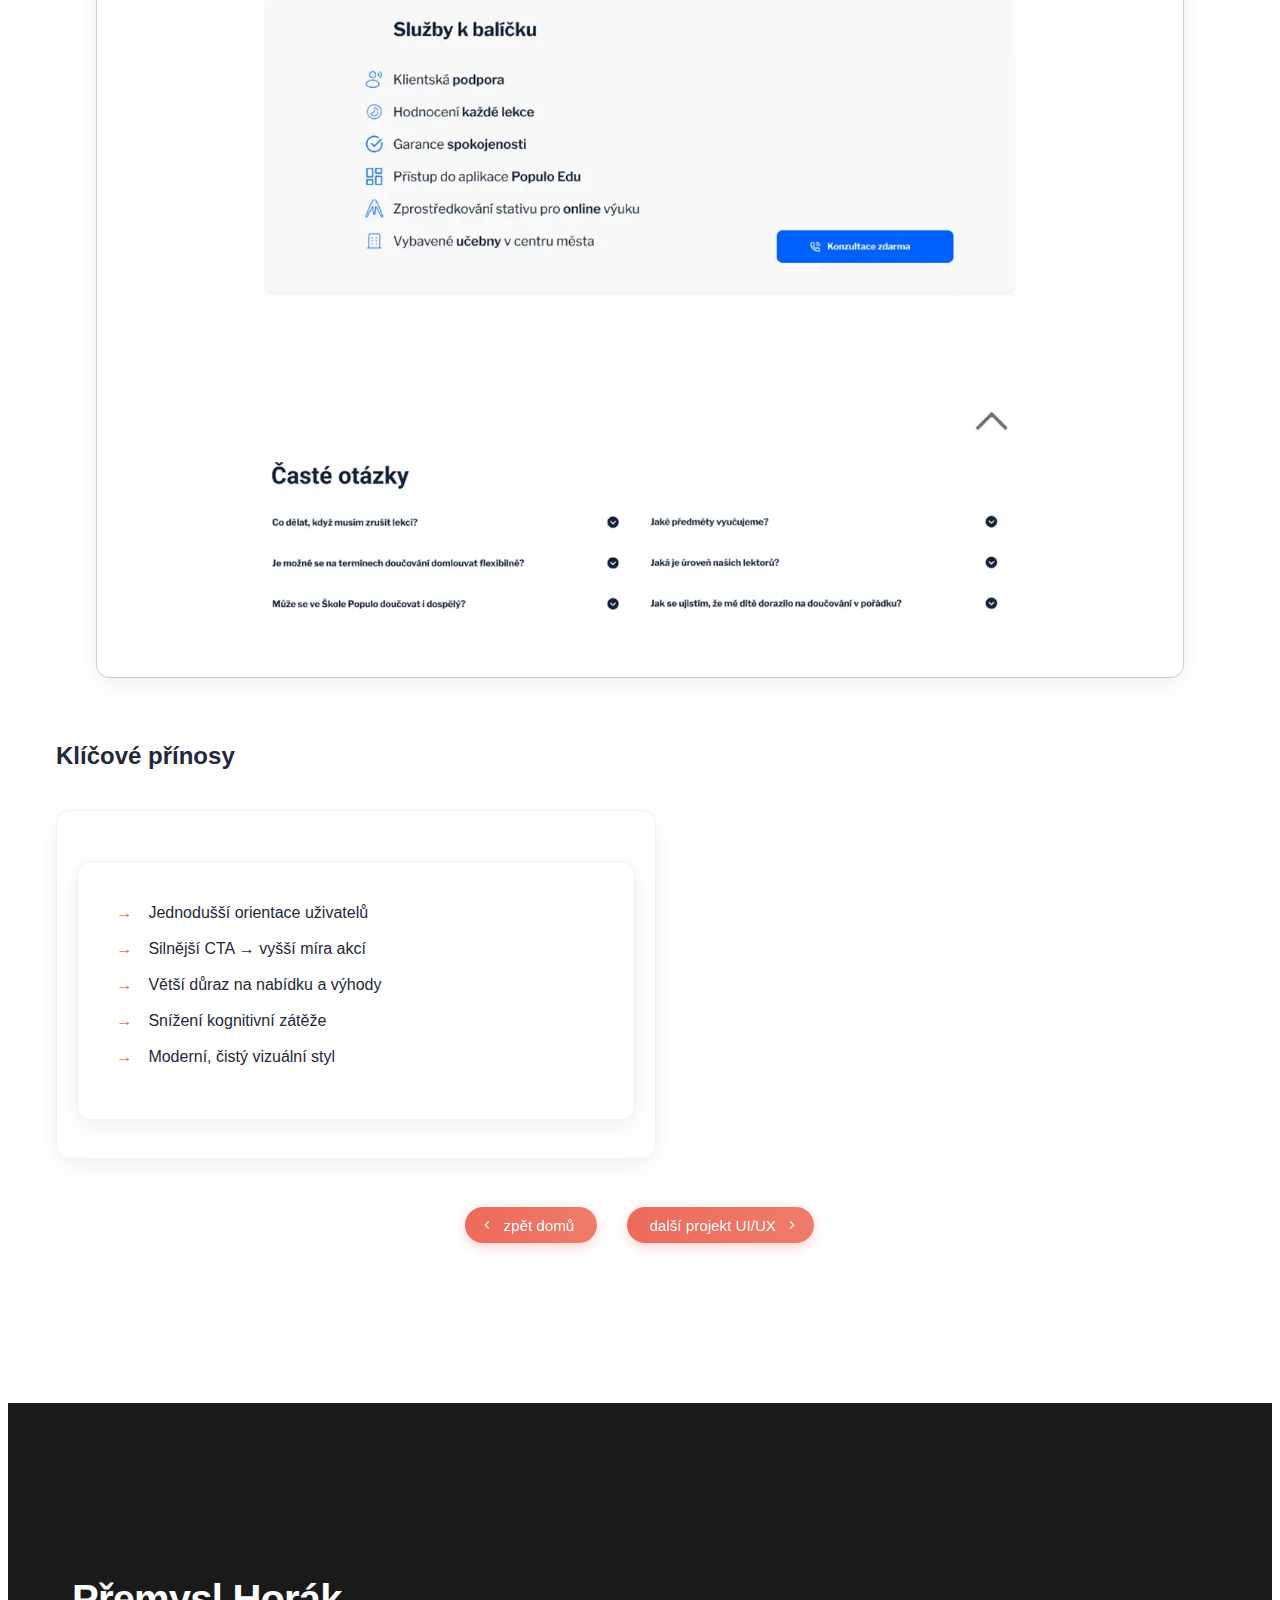
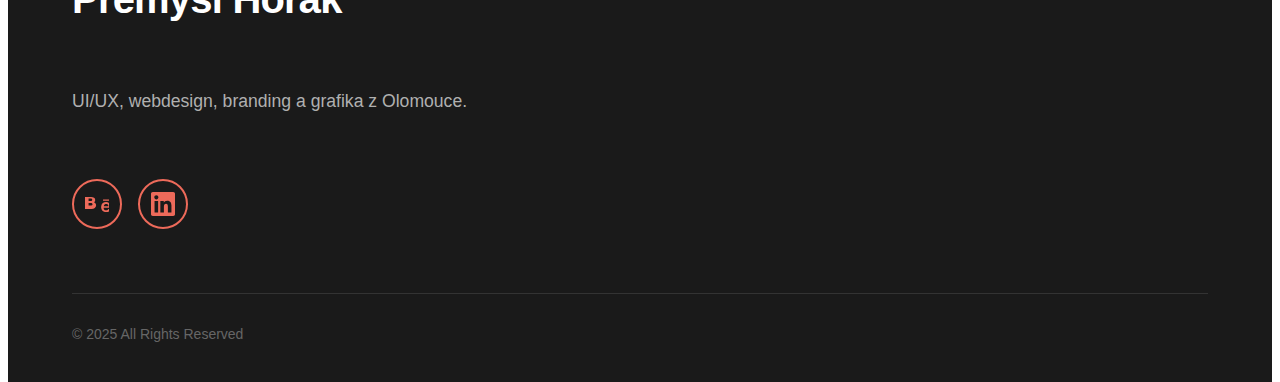
<file: redesignnakupnihoprocesu.html>
<!DOCTYPE html>
<html lang="cs">
  <head>
    <!-- Google tag (gtag.js) -->
<script async src="https://www.googletagmanager.com/gtag/js?id=G-VVECS869JD"></script>
<script>
  window.dataLayer = window.dataLayer || [];
  function gtag(){dataLayer.push(arguments);}
  gtag('js', new Date());

  gtag('config', 'G-VVECS869JD');
</script>
    <meta charset="UTF-8" />
    <meta name="viewport" content="width=device-width, initial-scale=1" />
    <title>Redesign nakupniho procesu</title>
    <link rel="stylesheet" href="style.css" />
  </head>

  <!-- Header -->
  <body class="page-project">
    <!-- Custom cursor -->
    <div class="cursor" id="cursor"></div>
    <div class="cursor-follower" id="cursor-follower"></div>

    <!-- Header -->
    <header id="siteHeader">
      <nav class="container" role="navigation" aria-label="Hlavní navigace">
        <!-- Logo -->
        <a href="index.html" class="logo" aria-label="Domů">PH</a>

        <!-- Hamburger pro mobil -->
        <button
          class="mobile-menu"
          id="mobileMenu"
          type="button"
          aria-label="Otevřít navigaci"
          aria-controls="navLinksMobile"
          aria-expanded="false"
        >
          <span aria-hidden="true"></span>
          <span aria-hidden="true"></span>
          <span aria-hidden="true"></span>
        </button>

        <!-- DESKTOP MENU -->
        <ul
          class="nav-links nav-links--desktop"
          id="navLinksDesktop"
          role="menubar"
        >
          <li role="none" class="dropdown" id="dropdown">
            <a
              href="#"
              class="dropdown-toggle"
              id="dropdownToggle"
              role="button"
              aria-haspopup="true"
              aria-expanded="false"
              aria-controls="dropdownMenu"
            >
              Moje práce
              
            </a>
            <ul class="dropdown-menu" id="dropdownMenu" role="menu">
              <li role="none">
                <a role="menuitem" href="projekty-uiux.html">UI/UX</a>
              </li>
              <li role="none">
                <a role="menuitem" href="projekty-branding.html">Branding</a>
              </li>
              <li role="none">
                <a role="menuitem" href="design.html">Grafický design</a>
              </li>
              <li role="none">
                <a role="menuitem" href="projekty-foto.html">Fotografie</a>
              </li>
            </ul>
          </li>
          <li role="none">
            <a role="menuitem" href="contact.html" >Kontakt</a>
          </li>
        </ul>

        <!-- MOBILNÍ MENU -->
        <ul class="nav-links nav-links--mobile" id="navLinksMobile" hidden>
          <li><a href="projekty-uiux.html">UI/UX</a></li>
          <li><a href="projekty-branding.html">Branding</a></li>
          <li><a href="design.html">Grafický design</a></li>
          <li><a href="projekty-foto.html">Fotografie</a></li>
          <li class="separator" aria-hidden="true"></li>
          <li><a href="contact.html">Kontakt</a></li>
        </ul>
      </nav>
    </header>

    <!-- Main -->
    <main>
      <!-- Hero -->
      <section class="hero">
        <div class="container">
          <h1 class="hero-title">
            Redesign úvodní stránky <br />
            e-shopu Škola Populo<br />
          </h1>
          <div class="hero-subtitle">
            <svg
              width="20"
              height="20"
              viewBox="0 0 24 24"
              fill="none"
              aria-hidden="true"
            >
              <path
                d="M15.281 10.195V15.82H9.656M15.281 15.82L9.187 9.726M17.625 21.5H6.375A3.375 3.375 0 0 1 3 18.125V6.875A3.375 3.375 0 0 1 6.375 3.5h11.25A3.375 3.375 0 0 1 21 6.875v11.25A3.375 3.375 0 0 1 17.625 21.5Z"
                stroke="#ED6A5A"
                stroke-width="2"
                stroke-linecap="round"
                stroke-linejoin="round"
              />
            </svg>
            Cílem bylo navrhnout zlepšení úvodní stránky e-shopu <br />
            z pohledu UI/UX s důrazem na:
          </div>
        </div>
      </section>

      <!-- Portfolio -->
      <!-- === Projektový obsah === -->
      <section class="project-content">
        <div class="container">
          <!-- Blok 1: cíle + list -->
          <div class="project-grid">
            <!-- Levý sloupec: kartička s odrážkami -->
            <article class="feature-card">
              <div class="feature-card__head">
                <!-- malá ikona (čtverec s „i“) -->
                
                  
                  
                
              <ul class="checklist">
                <li>Přehledné a snadné vyhledání</li>
                <li>Silnější CTA prvky</li>
                <li>Jasná nabídka, pomoc s výběrem</li>
                <li>Srozumitelná komunikace, méně kognitivní zátěže</li>
              </ul>
            </article>

            <!-- Pravý sloupec: ukázka původní homepage -->
            <aside class="mockup">
              <div class="mockup__title">
                <svg
                  width="18"
                  height="18"
                  viewBox="0 0 24 24"
                  aria-hidden="true"
                >
                  <rect
                    x="3"
                    y="3"
                    width="18"
                    height="18"
                    rx="4"
                    fill="#ED6A5A"
                  />
                 
                  
                </svg>
                <span>Ukázka původní homepage</span>
              </div>
              <!-- Placeholder obrázek – nahraď vlastním -->
              <figure class="mockup__frame mockup__frame--populo">
                <img src="1.webp" alt="Původní homepage – ukázka" />
              </figure>
            </aside>
          </div>

          <!-- Blok 2: další postřehy + list -->
          <div class="project-grid project-grid--alt">
            <article class="feature-card">
              <div class="feature-card__head">
                <svg
                  width="18"
                  height="18"
                  viewBox="0 0 24 24"
                  aria-hidden="true"
                >
                  
                  
                </svg>
                <span>Zjištění a zlepšení</span>
              </div>
              <ul class="checklist">
                <li>Slabé zvýraznění klíčových informací</li>
                <li>Roztroušené prvky a slabá hierarchie</li>
                <li>Neviditelné sekundární benefity</li>
                <li>Chybějící „průvodce výběrem“</li>
              </ul>
            </article>

            <!-- Vpravo volitelné vysvětlení / text -->
            <div class="project-note">
              <p>
                Nový návrh přináší přehlednější strukturu, výraznější CTA a
                celkově modernější styl zaměřený na konverzi.
              </p>
            </div>
          </div>

          <!-- Blok 3: velká ukázka (nový návrh) – široký placeholder -->
          <section class="wide-mockup">
            <figure class="mockup__frame mockup__frame--tall">
              <img src="2.webp" alt="Nový návrh homepage – ukázka" />
            </figure>
          </section>

          <!-- Blok 4: Klíčové přínosy -->
          <section class="benefits">
            <div class="benefits__head">
              
               
              </svg>
              <h2>Klíčové přínosy</h2>
            </div>

            <article class="feature-card feature-card--compact">
              <ul class="checklist">
                <li>Jednodušší orientace uživatelů</li>
                <li>Silnější CTA → vyšší míra akcí</li>
                <li>Větší důraz na nabídku a výhody</li>
                <li>Snížení kognitivní zátěže</li>
                <li>Moderní, čistý vizuální styl</li>
              </ul>
            </article>
          </section>

          <!-- Navigační tlačítka -->
          <div class="project-nav">
            <a class="btn--pill btn--prev" href="index.html">zpět domů</a>
            <a class="btn--pill btn--next" href="kartakosiku.html">další projekt UI/UX</a>
          </div>
        </div>
      </section>
      <!-- === /Projektový obsah === -->
    </main>

    <!-- Footer -->
    <!-- Footer -->
    <footer>
      <div class="footer-container">
        <div class="footer-content">
          <!-- Jméno -->
          <h2 class="footer-name">Přemysl Horák</h2>

          <!-- Popis -->
          <p class="footer-description">
            UI/UX, webdesign, branding a grafika z Olomouce.
          </p>

          <!-- Social ikony -->
          <div class="social-icons">
            <!-- Behance -->
            <a
              class="social-link"
              href="https://www.behance.net/dobryUX"
              target="_blank"
              rel="noopener noreferrer"
              aria-label="Behance – Přemysl Horák"
              title="Behance"
            >
              <svg
                viewBox="0 0 24 24"
                xmlns="http://www.w3.org/2000/svg"
                role="img"
              >
                <path
                  d="M8.09 10.95c1.26-.37 2.12-1.52 2.12-2.85 0-2.44-1.82-3.1-4.14-3.1H0v12h6.55c2.61 0 4.57-1.3 4.57-3.7 0-1.69-.95-2.92-3.03-3.34zM3.57 6.45h2.04c.84 0 1.61.26 1.61 1.2 0 1-.77 1.3-1.61 1.3H3.57V6.45zm2.02 7.14H3.57v-2.69h2.12c1.03 0 1.82.38 1.82 1.41 0 1.04-.82 1.28-1.92 1.28zM24 8.69h-5.96v-1.2H24v1.2zm-2.84 1.35c-3.09 0-5.03 2.03-5.03 5.04 0 3 1.94 5.04 5.03 5.04 2.37 0 4.07-1.14 4.56-3.2h-2.31c-.28.9-1.22 1.39-2.25 1.39-1.67 0-2.57-1.02-2.57-2.66h7.2c.05-.27.08-.56.08-.86 0-2.73-1.93-4.75-4.68-4.75zm0 2.04c1.28 0 2.3.77 2.3 2.2h-4.68c.2-1.43 1.16-2.2 2.38-2.2z"
                />
              </svg>
            </a>

            <!-- LinkedIn -->
            <a
              href="https://www.linkedin.com/in/přemysl-horák-0590a5326/"
              class="social-link"
              target="_blank"
              rel="noopener noreferrer"
            >
              <svg viewBox="0 0 24 24" xmlns="http://www.w3.org/2000/svg">
                <path
                  d="M20.447 20.452h-3.554v-5.569c0-1.328-.027-3.037-1.852-3.037-1.853 0-2.136 1.445-2.136 2.939v5.667H9.351V9h3.414v1.561h.046c.477-.9 1.637-1.85 3.37-1.85 3.601 0 4.267 2.37 4.267 5.455v6.286zM5.337 7.433c-1.144 0-2.063-.926-2.063-2.065 0-1.138.92-2.063 2.063-2.063 1.14 0 2.064.925 2.064 2.063 0 1.139-.925 2.065-2.064 2.065zm1.782 13.019H3.555V9h3.564v11.452zM22.225 0H1.771C.792 0 0 .774 0 1.729v20.542C0 23.227.792 24 1.771 24h20.451C23.2 24 24 23.227 24 22.271V1.729C24 .774 23.2 0 22.222 0h.003z"
                />
              </svg>
            </a>

            <!-- Můžete přidat další SVG ikony podle potřeby -->
          </div>

          <!-- Copyright -->
          <div class="footer-copyright">© 2025 All Rights Reserved</div>
        </div>
      </div>
    </footer>
    <script src="script.js"></script>
  </body>
</html>
</file>
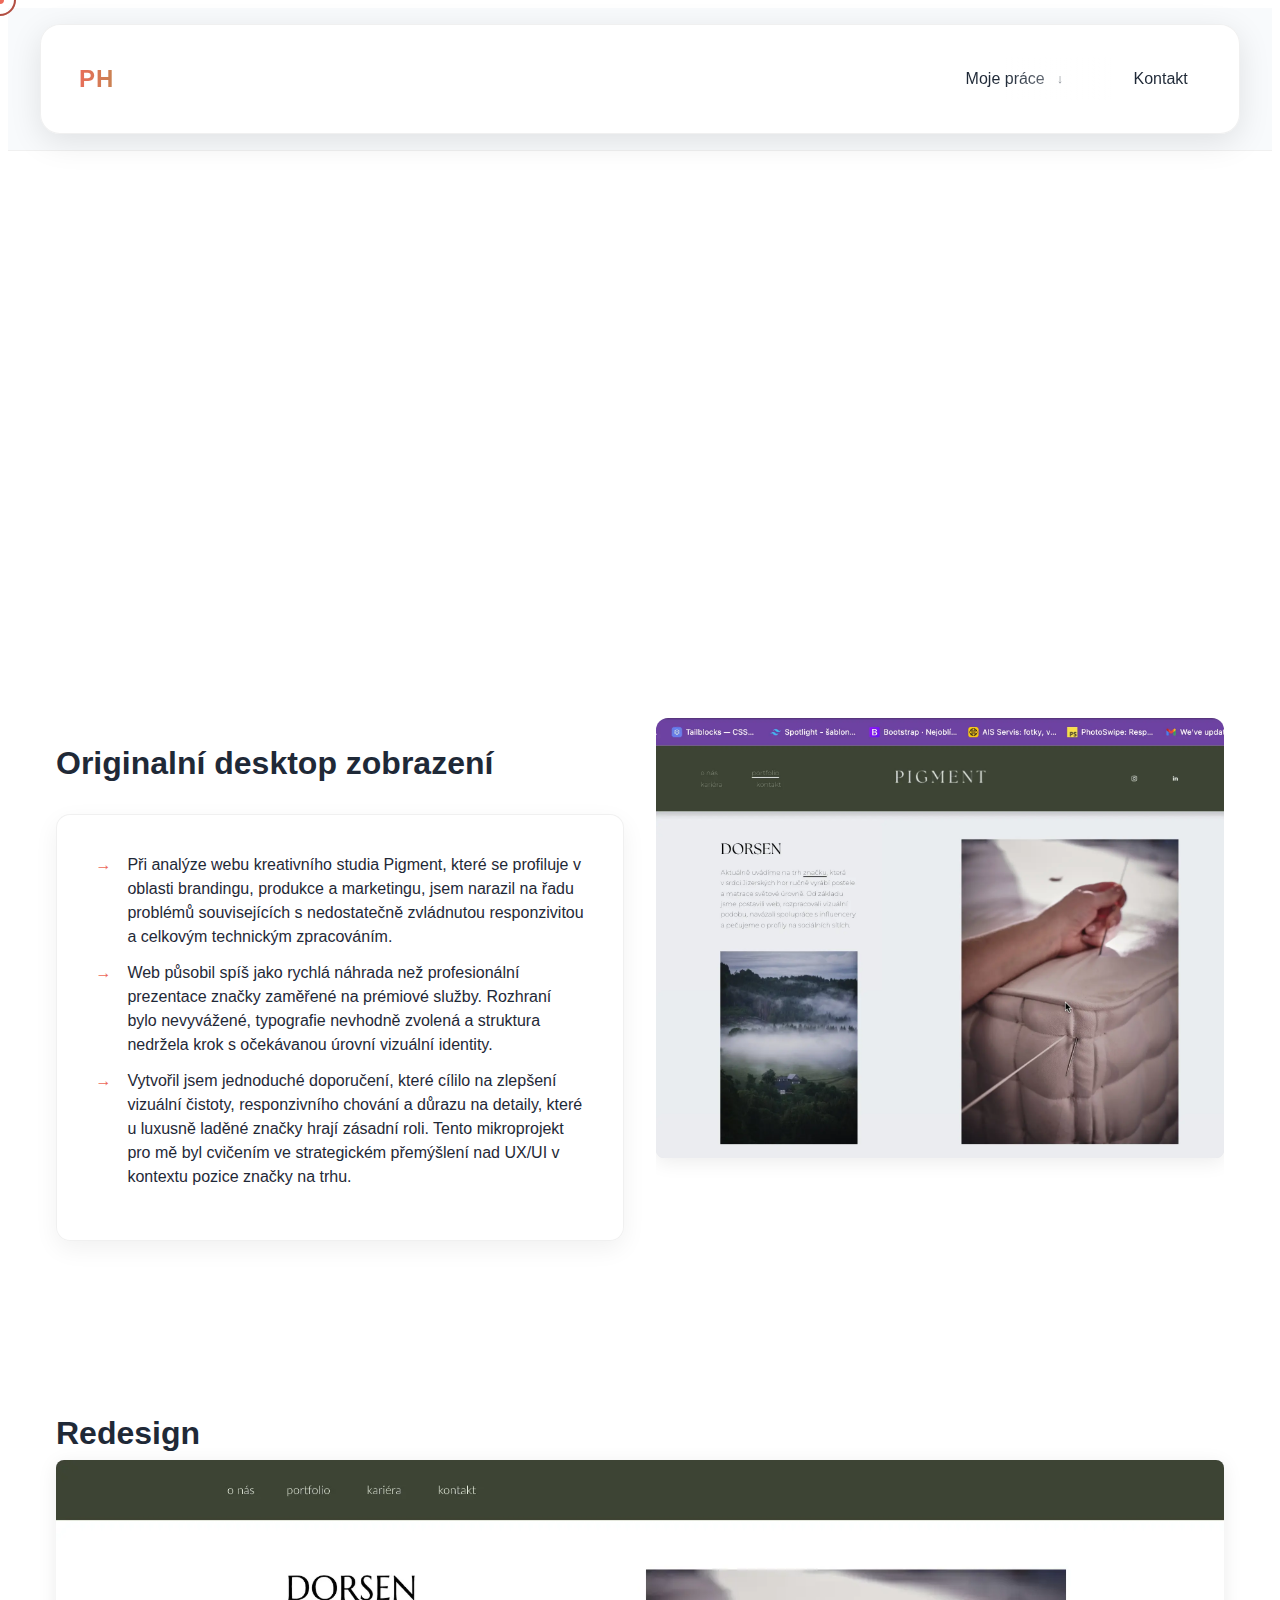
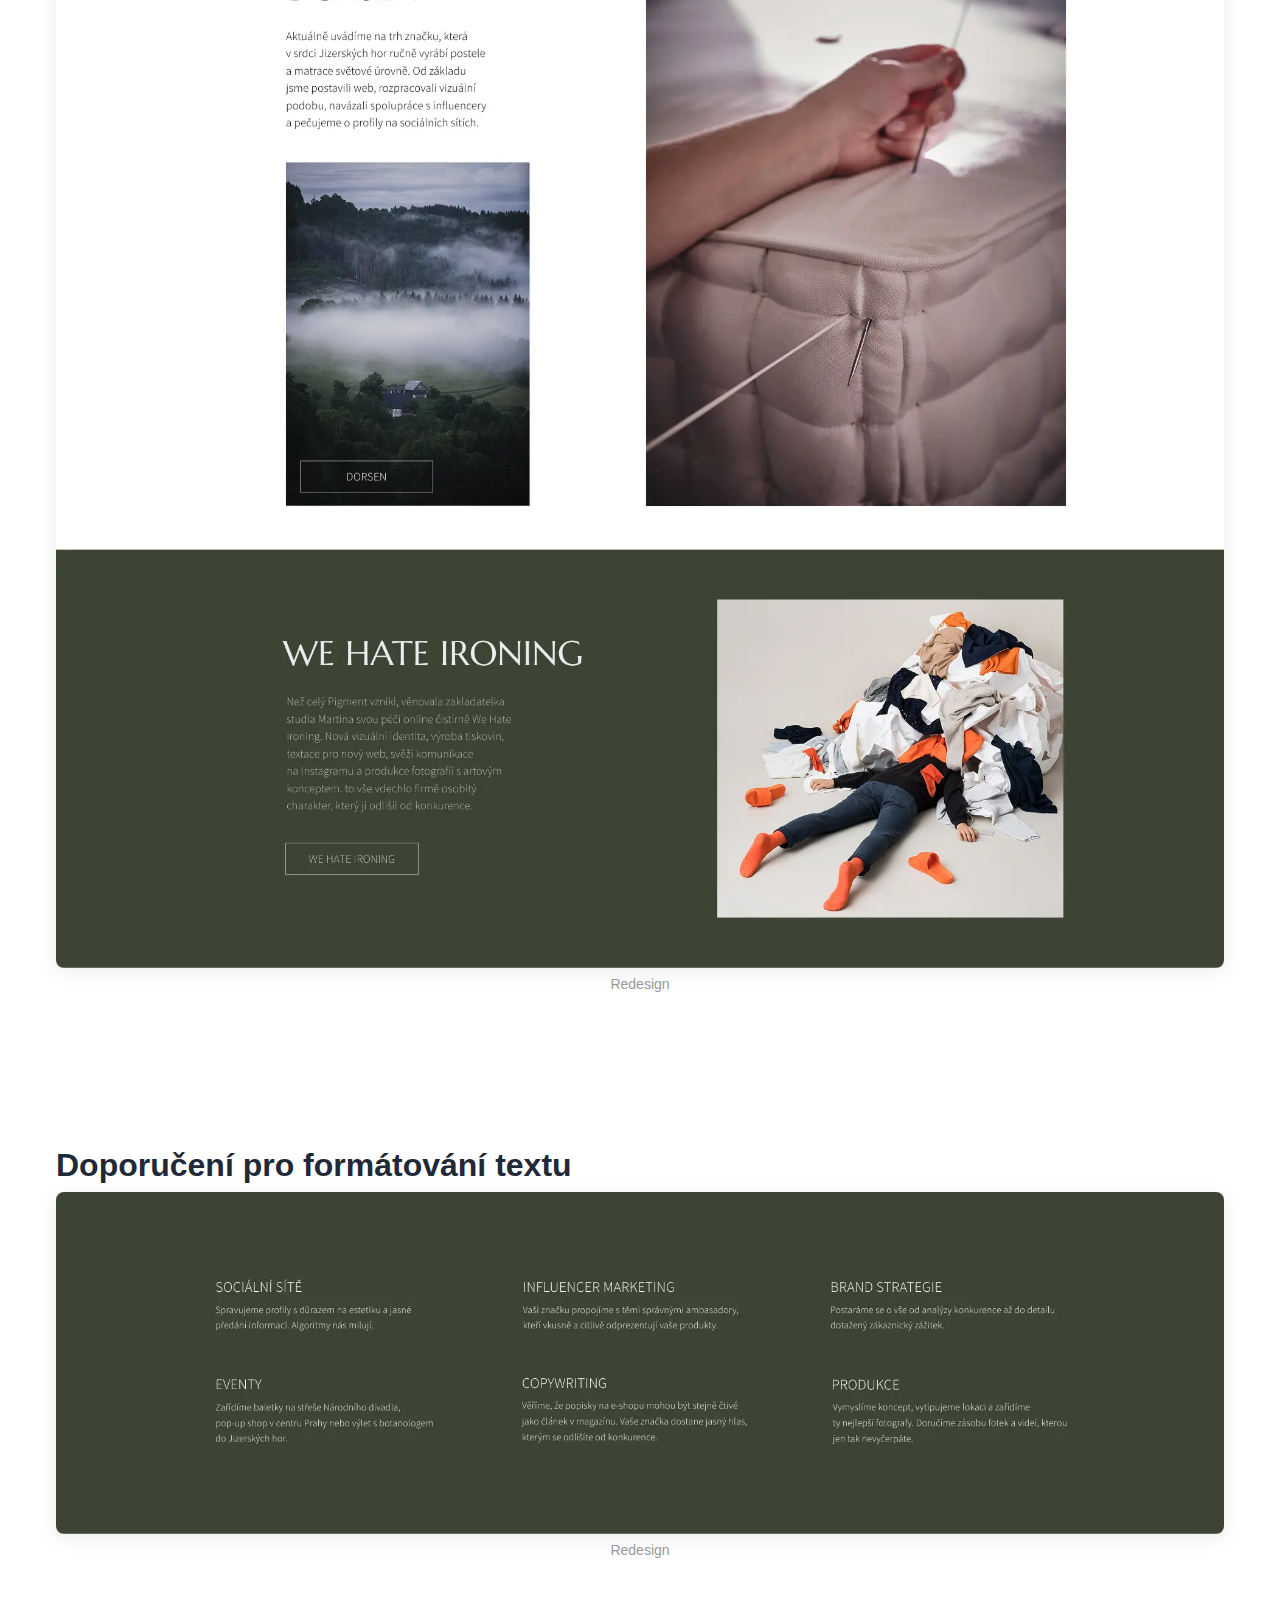
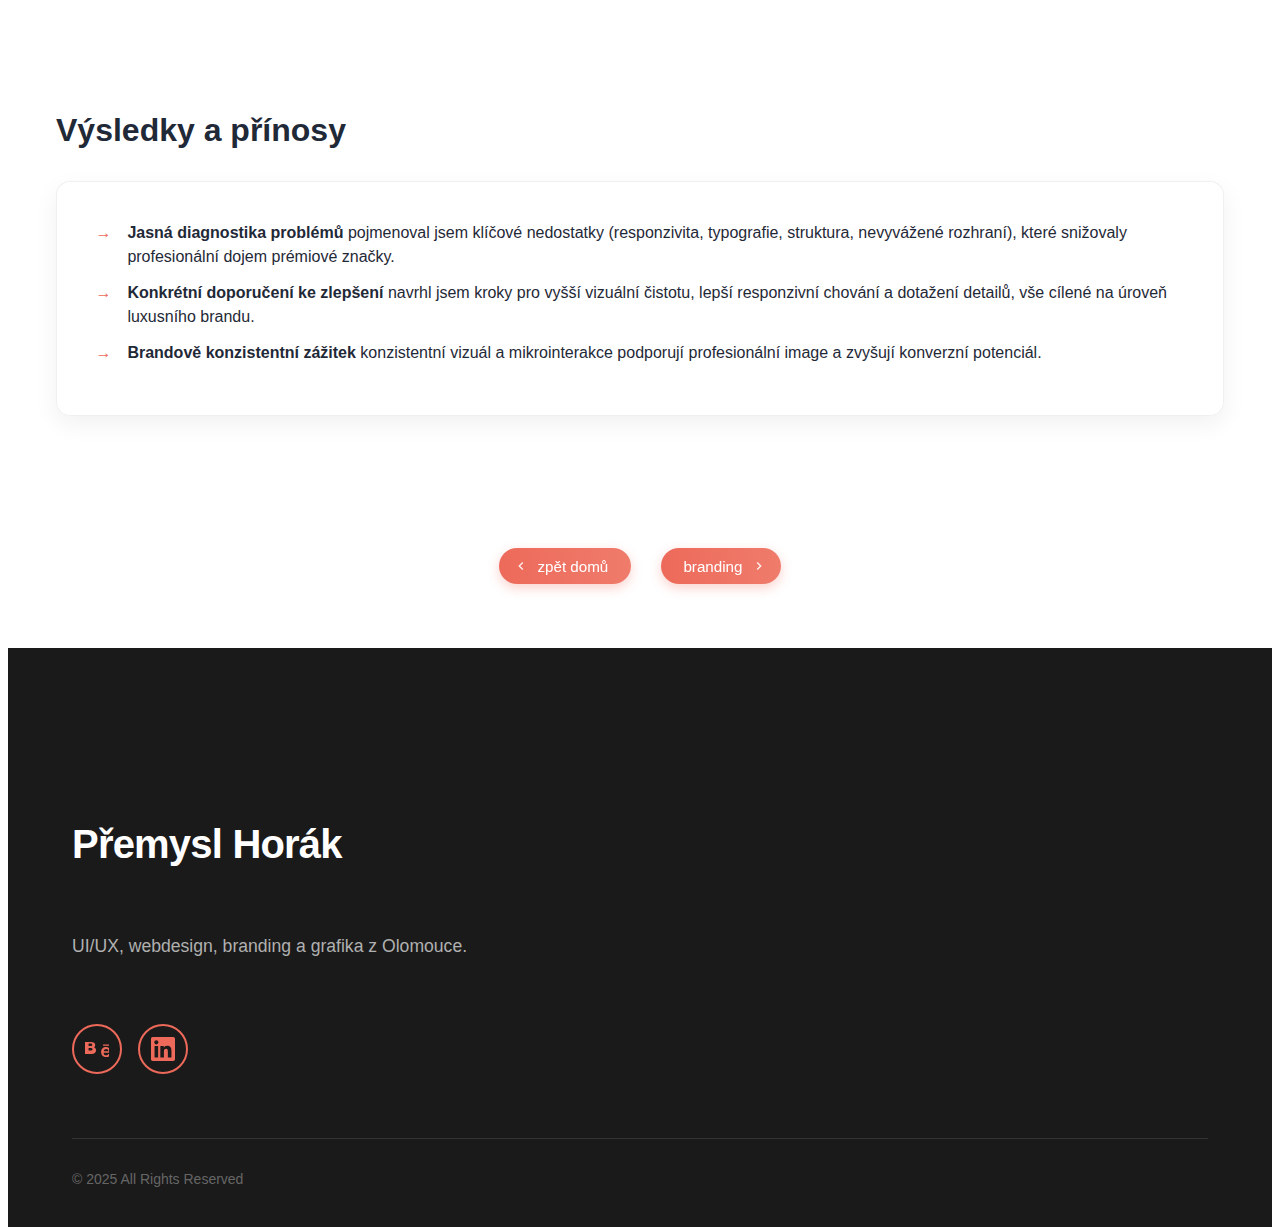
<file: revizewebu.html>
<!DOCTYPE html>
<html lang="cs">
  <head>
    <!-- Google tag (gtag.js) -->
<script async src="https://www.googletagmanager.com/gtag/js?id=G-VVECS869JD"></script>
<script>
  window.dataLayer = window.dataLayer || [];
  function gtag(){dataLayer.push(arguments);}
  gtag('js', new Date());

  gtag('config', 'G-VVECS869JD');
</script>
    <meta charset="UTF-8" />
    <meta name="viewport" content="width=device-width, initial-scale=1" />
    <title>UX/UI revize  </title>
    <link rel="stylesheet" href="style.css" />
  </head>

  <!-- Header -->
  <body class="page-project">
    <!-- Custom cursor -->
    <div class="cursor" id="cursor"></div>
    <div class="cursor-follower" id="cursor-follower"></div>

    <!-- Header -->
    <header id="siteHeader">
      <nav class="container" role="navigation" aria-label="Hlavní navigace">
        <!-- Logo -->
        <a href="index.html" class="logo" aria-label="Domů">PH</a>

        <!-- Hamburger pro mobil -->
        <button
          class="mobile-menu"
          id="mobileMenu"
          type="button"
          aria-label="Otevřít navigaci"
          aria-controls="navLinksMobile"
          aria-expanded="false"
        >
          <span aria-hidden="true"></span>
          <span aria-hidden="true"></span>
          <span aria-hidden="true"></span>
        </button>

        <!-- DESKTOP MENU -->
        <ul
          class="nav-links nav-links--desktop"
          id="navLinksDesktop"
          role="menubar"
        >
          <li role="none" class="dropdown" id="dropdown">
            <a
              href="#"
              class="dropdown-toggle"
              id="dropdownToggle"
              role="button"
              aria-haspopup="true"
              aria-expanded="false"
              aria-controls="dropdownMenu"
            >
              Moje práce
              
            </a>
            <ul class="dropdown-menu" id="dropdownMenu" role="menu">
              <li role="none">
                <a role="menuitem" href="projekty-uiux.html">UI/UX</a>
              </li>
              <li role="none">
                <a role="menuitem" href="projekty-branding.html">Branding</a>
              </li>
              <li role="none">
                <a role="menuitem" href="design.html">Grafický design</a>
              </li>
              <li role="none">
                <a role="menuitem" href="projekty-foto.html">Fotografie</a>
              </li>
            </ul>
          </li>
          <li role="none">
            <a role="menuitem" href="contact.html" r>Kontakt</a>
          </li>
        </ul>

        <!-- MOBILNÍ MENU -->
        <ul class="nav-links nav-links--mobile" id="navLinksMobile" hidden>
          <li><a href="projekty-uiux.html">UI/UX</a></li>
          <li><a href="projekty-branding.html">Branding</a></li>
          <li><a href="design.html">Grafický design</a></li>
          <li><a href="projekty-foto.html">Fotografie</a></li>
          <li class="separator" aria-hidden="true"></li>
          <li><a href="contact.html" >Kontakt</a></li>
        </ul>
      </nav>
    </header>

    <!-- Main -->
    <main>
      <!-- Hero -->
      <section class="hero">
        <div class="container">
          <h1 class="hero-title">
            Mikroprojekt: UX revize <br> Studio PIGMENT  
          </h1>
         
          <div class="hero-subtitle">
           <svg
              width="20"
              height="20"
              viewBox="0 0 24 24"
              fill="none"
              aria-hidden="true"
            >
              <path
                d="M15.281 10.195V15.82H9.656M15.281 15.82L9.187 9.726M17.625 21.5H6.375A3.375 3.375 0 0 1 3 18.125V6.875A3.375 3.375 0 0 1 6.375 3.5h11.25A3.375 3.375 0 0 1 21 6.875v11.25A3.375 3.375 0 0 1 17.625 21.5Z"
                stroke="#ED6A5A"
                stroke-width="2"
                stroke-linecap="round"
                stroke-linejoin="round"
              />
            </svg>
            Kompletní vizuál UX doporučení pro značku zaměřenou na prémiový segment. <br> Zaměření na zlepšení responzivity a důvěryhodnosti prezentace.
          </div>
        </div>
      </section>

      <main>
  
  <!-- ÚVODNÍ DVOJ-SLOUPEC: text + velký obrázek -->
  <section class="section intro">
    <div class="container">
      <div class="grid grid--2cols">
        <div class="intro__text">
          <h2 class="section-title">Originalní desktop zobrazení</h2>
          <ul class="checklist">
            <li>Při analýze webu kreativního studia Pigment, které se profiluje v oblasti brandingu, produkce a marketingu, jsem narazil na řadu problémů souvisejících s nedostatečně zvládnutou responzivitou a celkovým technickým zpracováním.</li>
            <li>Web působil spíš jako rychlá náhrada než profesionální prezentace značky zaměřené na prémiové služby. Rozhraní bylo nevyvážené, typografie nevhodně zvolená a struktura nedržela krok s očekávanou úrovní vizuální identity.</li>
            <li>Vytvořil jsem jednoduché doporučení, které cílilo na zlepšení vizuální čistoty, responzivního chování a důrazu na detaily, které u luxusně laděné značky hrají zásadní roli. Tento mikroprojekt pro mě byl cvičením ve strategickém přemýšlení nad UX/UI v kontextu pozice značky na trhu.</li>
        
          </ul>
        
        </div>

        <figure class="media media--bleed" tabindex="0">
  <img
    src="pigment1.webp"
    alt="původní web"
    loading="lazy"
  />
  <figcaption class="caption">Náhled původního designu (původní UI)</figcaption>
</figure>
      </div>
    </div>
  </section>
<section class="section showcase section--tight" id="formatovani-textu">
  <div class="container">
    <h2 class="section-title section-title--tight">Redesign</h2>
    <figure class="media media--wide">
      <img
        src="Frame 80.webp"
        alt="Ukázka doporučení pro formátování textu"
        loading="lazy"
      />
      <figcaption class="caption">Redesign</figcaption>
    </figure>
  </div>
</section>

<section class="section showcase section--tight" id="formatovani-textu">
  <div class="container">
    <h2 class="section-title section-title--tight">Doporučení pro formátování textu</h2>
    <figure class="media media--wide">
      <img
        src="Section.webp"
        alt="Ukázka doporučení pro formátování textu"
        loading="lazy"
      />
      <figcaption class="caption">Redesign</figcaption>
    </figure>
  </div>
</section>

  <section class="section intro">
    <div class="container">
      <div class="grid grid--2cols">
        <div class="intro__text">
          <h2 class="section-title">Výsledky a přínosy</h2>
          <ul class="checklist">
            <li><strong>Jasná diagnostika problémů</strong> pojmenoval jsem klíčové nedostatky (responzivita, typografie, struktura, nevyvážené rozhraní), které snižovaly profesionální dojem prémiové značky.</li>
            <li><strong>Konkrétní doporučení ke zlepšení</strong> navrhl jsem kroky pro vyšší vizuální čistotu, lepší responzivní chování a dotažení detailů, vše cílené na úroveň luxusního brandu.</li>
            <li><strong>Brandově konzistentní zážitek</strong> konzistentní vizuál a mikrointerakce podporují profesionální image a zvyšují konverzní potenciál.</li>
            
          </ul>
        
        </div>
 </section>
  
</main>
<input type="checkbox" id="zoom-redesign2" class="lb-toggle" hidden>

<aside class="lightbox" aria-hidden="true">
  <!-- klik na backdrop zavře -->
  <label for="zoom-redesign2" class="lightbox__backdrop" aria-label="Zavřít"></label>

  <figure class="lightbox__stage">
    <img src="redesign2.webp" alt="Redesign karty – zvětšený náhled" />
    <figcaption class="lightbox__caption">Nové řešení</figcaption>
    <!-- křížek -->
    <label for="zoom-redesign2" class="lightbox__close" aria-label="Zavřít">×</label>
  </figure>
</aside>

          <!-- Navigační tlačítka -->
          <div class="project-nav">
            <a class="btn--pill btn--prev" href="index.html">zpět domů</a>
            <a class="btn--pill btn--next" href="projekty-branding.html"
              >branding</a
            >
          </div>
        </div>
      </section>
      <!-- === /Projektový obsah === -->
    </main>

    <!-- Footer -->
    <!-- Footer -->
    <footer>
      <div class="footer-container">
        <div class="footer-content">
          <!-- Jméno -->
          <h2 class="footer-name">Přemysl Horák</h2>

          <!-- Popis -->
          <p class="footer-description">
            UI/UX, webdesign, branding a grafika z Olomouce.
          </p>

          <!-- Social ikony -->
          <div class="social-icons">
            <!-- Behance -->
            <a
              class="social-link"
              href="https://www.behance.net/dobryUX"
              target="_blank"
              rel="noopener noreferrer"
              aria-label="Behance – Přemysl Horák"
              title="Behance"
            >
              <svg
                viewBox="0 0 24 24"
                xmlns="http://www.w3.org/2000/svg"
                role="img"
              >
                <path
                  d="M8.09 10.95c1.26-.37 2.12-1.52 2.12-2.85 0-2.44-1.82-3.1-4.14-3.1H0v12h6.55c2.61 0 4.57-1.3 4.57-3.7 0-1.69-.95-2.92-3.03-3.34zM3.57 6.45h2.04c.84 0 1.61.26 1.61 1.2 0 1-.77 1.3-1.61 1.3H3.57V6.45zm2.02 7.14H3.57v-2.69h2.12c1.03 0 1.82.38 1.82 1.41 0 1.04-.82 1.28-1.92 1.28zM24 8.69h-5.96v-1.2H24v1.2zm-2.84 1.35c-3.09 0-5.03 2.03-5.03 5.04 0 3 1.94 5.04 5.03 5.04 2.37 0 4.07-1.14 4.56-3.2h-2.31c-.28.9-1.22 1.39-2.25 1.39-1.67 0-2.57-1.02-2.57-2.66h7.2c.05-.27.08-.56.08-.86 0-2.73-1.93-4.75-4.68-4.75zm0 2.04c1.28 0 2.3.77 2.3 2.2h-4.68c.2-1.43 1.16-2.2 2.38-2.2z"
                />
              </svg>
            </a>

            <!-- LinkedIn -->
            <a
              href="https://www.linkedin.com/in/přemysl-horák-0590a5326/"
              class="social-link"
              target="_blank"
              rel="noopener noreferrer"
            >
              <svg viewBox="0 0 24 24" xmlns="http://www.w3.org/2000/svg">
                <path
                  d="M20.447 20.452h-3.554v-5.569c0-1.328-.027-3.037-1.852-3.037-1.853 0-2.136 1.445-2.136 2.939v5.667H9.351V9h3.414v1.561h.046c.477-.9 1.637-1.85 3.37-1.85 3.601 0 4.267 2.37 4.267 5.455v6.286zM5.337 7.433c-1.144 0-2.063-.926-2.063-2.065 0-1.138.92-2.063 2.063-2.063 1.14 0 2.064.925 2.064 2.063 0 1.139-.925 2.065-2.064 2.065zm1.782 13.019H3.555V9h3.564v11.452zM22.225 0H1.771C.792 0 0 .774 0 1.729v20.542C0 23.227.792 24 1.771 24h20.451C23.2 24 24 23.227 24 22.271V1.729C24 .774 23.2 0 22.222 0h.003z"
                />
              </svg>
            </a>

            <!-- Můžete přidat další SVG ikony podle potřeby -->
          </div>

          <!-- Copyright -->
          <div class="footer-copyright">© 2025 All Rights Reserved</div>
        </div>
      </div>
    </footer>
    <script src="script.js"></script>
  </body>
</html>
</file>
<file: style.css>
/* ========================================
   PŘEMYSL HORÁK – PORTFOLIO CSS (CLEAN)
   ======================================== */

/* ------------------------------
   1) VARIABLES
------------------------------ */
:root {
  --primary-color: #ed6a5a;
  --text-dark: #1f2937;
  --text-muted: #999999;

  --bg-light: #f8fafc;
  --glass-bg: rgba(255, 255, 255, 0.9);
  --glass-border: rgba(0, 0, 0, 0.06);

  --shadow-soft: 0 8px 32px rgba(0, 0, 0, 0.1);
  --card-shadow: 0 4px 20px rgba(17, 16, 16, 0.08);
  --card-shadow-hover: 0 8px 30px rgba(0, 0, 0, 0.15);

  --transition: all 0.3s ease;

  --spacing-xs: 0.5rem;
  --spacing-sm: 1rem;
  --spacing-md: 1.5rem;
  --spacing-lg: 2rem;
  --spacing-xl: 3rem;

  --radius-sm: 8px;
  --radius-md: 12px;
  --radius-lg: 14px;
  --radius: 14px;
  --field-border: #e5e7eb;
  --container-max: 1200px;
  --ph-tile-radius: 12px;
  --ph-tile-gap: 1rem;
  --ph-tile-min: 260px;
  --ph-tile-ratio: 4/3; /* změň na 1/1, 16/9 apod. */
  --ph-lb-bg: rgba(0, 0, 0, 0.92);
  --ph-lb-z: 999999; /* velmi vysoko */
  --ph-lb-shadow: 0 20px 60px rgba(0, 0, 0, 0.5);
}

/* ------------------------------
   2) RESET & BASE
------------------------------ */
*,
*::before,
*::after {
  box-sizing: border-box;
}

html,
body {
  height: 100%;
}

body {
  min-height: 100vh;
  display: flex;
  flex-direction: column;
  font-family: -apple-system, BlinkMacSystemFont, "Segoe UI", Roboto, sans-serif;
  background: #fff;
  color: var(--text-dark);
  cursor: none; /* custom cursor – vypne se na touch níže */
}

main {
  flex: 1;
}

.container {
  max-width: var(--container-max);
  margin: 0 auto;
  padding: 0 var(--spacing-sm);
}

.visually-hidden {
  position: absolute !important;
  width: 1px !important;
  height: 1px !important;
  overflow: hidden !important;
  clip: rect(0, 0, 0, 0) !important;
  white-space: nowrap !important;
}

/* ------------------------------
   3) CUSTOM CURSOR
------------------------------ */
#cursor,
#cursor-follower {
  position: fixed;
  top: 0;
  left: 0;
  transform: translate(-50%, -50%);
  pointer-events: none;
  z-index: 9999;
  transition: opacity 0.2s ease;
}
#cursor {
  width: 8px;
  height: 8px;
  border-radius: 50%;
  background: var(--text-dark);
}
#cursor-follower {
  width: 28px;
  height: 28px;
  border-radius: 50%;
  outline: 2px solid rgba(0, 0, 0, 0.25);
  outline-offset: -2px;
}
#cursor.hover {
  transform: translate(-50%, -50%) scale(1.2);
}
#cursor-follower.hover {
  outline-width: 3px;
}
#cursor.click,
#cursor-follower.click {
  opacity: 0.6;
}

/* hide on touch / coarse pointer */
.no-custom-cursor #cursor,
.no-custom-cursor #cursor-follower {
  display: none !important;
}
@media (hover: none), (pointer: coarse) {
  body {
    cursor: auto;
  }
  #cursor,
  #cursor-follower {
    display: none !important;
  }
}
/* ===== Custom cursor – CSS ===== */
:root {
  /* Barvy */
  --cursor-primary: var(--primary-color, #ed6a5a); /* na světlém podkladu */
  --cursor-contrast: #ffffff; /* na tmavém podkladu */

  /* Velikosti a styl */
  --cursor-dot-size: 8px; /* tečka */
  --cursor-ring-size: 32px; /* prstenec */
  --cursor-ring-width: 2px; /* tloušťka prstence */

  /* Animace */
  --cursor-ease: cubic-bezier(0.2, 0.8, 0.2, 1);
}

/* Skryj systémový kurzor jen, když je custom aktivní (JS přidá .has-custom-cursor) */
.has-custom-cursor,
.has-custom-cursor * {
  cursor: none !important;
}

/* Pokud se custom kurzor nespouští (touch/ReduceMotion), tyto prvky nijak neukazuj */
.no-custom-cursor #cursor,
.no-custom-cursor #cursor-follower {
  display: none !important;
}

/* Základní prvky kurzoru */
#cursor,
#cursor-follower {
  position: fixed;
  left: 0;
  top: 0;
  transform: translate(-50%, -50%);
  pointer-events: none;
  z-index: 9999;
  opacity: 1;
  will-change: transform, left, top, background-color, border-color, opacity;
}

/* Tečka */
#cursor {
  width: var(--cursor-dot-size);
  height: var(--cursor-dot-size);
  background: var(--cursor-primary);
  border-radius: 50%;
  transition: background-color 0.15s ease, transform 0.12s var(--cursor-ease),
    opacity 0.2s ease;
}

/* Prstenec */
#cursor-follower {
  width: var(--cursor-ring-size);
  height: var(--cursor-ring-size);
  border: var(--cursor-ring-width) solid var(--cursor-primary);
  border-radius: 50%;
  transition: border-color 0.15s ease, transform 0.32s var(--cursor-ease),
    opacity 0.2s ease;
  /* Volitelné: jemné rozostření pozadí v prstenci (funguje v moderních prohlížečích) */
  /* backdrop-filter: blur(1.5px); */
}

/* === Stavy: hover & click === */
#cursor.hover {
  transform: translate(-50%, -50%) scale(1.35);
}
#cursor.click {
  transform: translate(-50%, -50%) scale(0.9);
}

#cursor-follower.hover {
  transform: translate(-50%, -50%) scale(1.08);
}
#cursor-follower.click {
  transform: translate(-50%, -50%) scale(0.95);
}

/* === Kontrastní verze na tmavém podkladu (zapíná JS třídou .on-dark) === */
#cursor.on-dark {
  background: var(--cursor-contrast);
}
#cursor-follower.on-dark {
  border-color: var(--cursor-contrast);
}

/* Bez animací pro uživatele s reduce motion (stejně to JS nespustí, ale pro jistotu) */
@media (prefers-reduced-motion: reduce) {
  #cursor,
  #cursor-follower {
    transition: none !important;
  }
}

/* ===== (VOLITELNĚ) Ultrarychlé řešení bez JS: inverze vůči podkladu =====
#cursor, #cursor-follower{ mix-blend-mode: difference; }
#cursor{ background: #fff; }
#cursor-follower{ border-color: #fff; }
*/

/* ------------------------------
   4) HEADER & NAVIGATION
------------------------------ */
header {
  position: sticky;
  top: 0;
  z-index: 1000;
  padding: var(--spacing-sm) 0;
  background: var(--bg-light);
  border-bottom: 1px solid #f0f0f0;
}
nav.container {
  position: relative;
  background: var(--glass-bg);
  backdrop-filter: blur(20px);
  -webkit-backdrop-filter: blur(20px); /* Safari */
  border: 1px solid var(--glass-border);
  border-radius: 20px;
  padding: 2rem;
  display: flex;
  justify-content: space-between;
  align-items: center;
  box-shadow: var(--shadow-soft);
  transition: var(--transition);
}
nav.container:hover {
  box-shadow: 0 12px 40px rgba(0, 0, 0, 0.15);
}

/* Logo */
.logo {
  position: relative;
  font-weight: 800;
  font-size: 1.5rem;
  letter-spacing: 1px;
  text-transform: uppercase;
  text-decoration: none;
  background: linear-gradient(90deg, #ed6a5a, #c48651, #dd4d3d, #ac3a2b);
  background-size: 300% 300%;
  -webkit-background-clip: text;
  background-clip: text;
  -webkit-text-fill-color: transparent;
  animation: gradientShift 6s ease infinite;
  padding: 4px 6px;
  transition: transform 0.3s ease;
}
.logo::after {
  content: "";
  position: absolute;
  left: 50%;
  bottom: -6px;
  height: 3px;
  width: 100%;
  background: inherit;
  border-radius: 2px;
  transform: translateX(-50%) scaleX(0);
  transition: transform 0.3s ease;
}
.logo:hover {
  transform: scale(1.1) rotate(-1deg);
}
.logo:hover::after {
  transform: translateX(-50%) scaleX(1);
}
@keyframes gradientShift {
  0%,
  100% {
    background-position: 0% 50%;
  }
  50% {
    background-position: 100% 50%;
  }
}

/* Menu */
.nav-links {
  list-style: none;
  display: flex;
  gap: var(--spacing-lg);
  align-items: center;
  margin: 0;
  padding: 0;
}
.nav-links a {
  text-decoration: none;
  color: var(--text-dark);
  font-size: 16px;
  font-weight: 500;
  padding: 0.8rem 1.2rem;
  border-radius: var(--radius-md);
  transition: var(--transition);
  position: relative;
  overflow: hidden;
}
.nav-links a::before {
  content: "";
  position: absolute;
  top: 0;
  bottom: 0;
  left: -120%;
  width: 120%;
  background: linear-gradient(
    90deg,
    transparent,
    rgba(255, 255, 255, 0.4),
    transparent
  );
  transition: left 0.5s;
}
.nav-links a:hover::before {
  left: 100%;
}
.nav-links a:hover {
  background: rgba(255, 255, 255, 0.3);
  transform: translateY(-2px);
  box-shadow: 0 4px 12px rgba(0, 0, 0, 0.1);
}

.nav-links--desktop {
  display: flex;
}
.nav-links--mobile {
  display: none;
}

/* Focus-visible pro lepší klávesovou navigaci */
.nav-links a:focus-visible,
.dropdown-menu a:focus-visible,
.btn:focus-visible {
  outline: 2px solid var(--primary-color);
  outline-offset: 3px;
  box-shadow: none;
}

/* Dropdown */
.dropdown {
  position: relative;
}
.dropdown-toggle {
  display: inline-flex;
  align-items: center;
  gap: 0.5rem;
}
.dropdown-toggle::after {
  content: "↓";
  margin-left: 0.25rem;
  font-size: 0.8rem;
  transition: transform 0.3s ease;
}
.dropdown.open .dropdown-toggle::after {
  transform: rotate(180deg);
}
.dropdown-menu {
  position: absolute;
  top: calc(100% + 10px);
  left: 0;
  background: var(--glass-bg);
  backdrop-filter: blur(20px);
  -webkit-backdrop-filter: blur(20px); /* Safari */
  border: 1px solid var(--glass-border);
  border-radius: 16px;
  list-style: none;
  padding: 0.5rem;
  min-width: 220px;
  box-shadow: var(--shadow-soft);
  z-index: 1000;
  opacity: 0;
  visibility: hidden;
  transform: translateY(-10px) scale(0.95);
  transition: opacity 0.2s ease, transform 0.2s ease, visibility 0.2s ease;
}
.dropdown.open .dropdown-menu {
  opacity: 1;
  visibility: visible;
  transform: translateY(0) scale(1);
}
.dropdown-menu a {
  display: block;
  padding: 0.6rem 0.75rem;
  color: var(--text-dark);
  border-radius: 10px;
  font-size: 15px;
  text-decoration: none;
  transition: background 0.15s ease, transform 0.15s ease;
}
.dropdown-menu a:hover {
  background: rgba(0, 0, 0, 0.05);
  transform: translateX(4px);
}

/* Hamburger */
.mobile-menu {
  display: none;
  flex-direction: column;
  gap: 4px;
  cursor: pointer;
  padding: 0.5rem;
  border-radius: 8px;
  transition: var(--transition);
}
.mobile-menu span {
  width: 24px;
  height: 3px;
  background: var(--primary-color);
  border-radius: 2px;
  transition: transform 0.2s ease, opacity 0.2s ease;
}
.mobile-menu.active span:nth-child(1) {
  transform: rotate(45deg) translate(6px, 6px);
}
.mobile-menu.active span:nth-child(2) {
  opacity: 0;
  transform: scale(0);
}
.mobile-menu.active span:nth-child(3) {
  transform: rotate(-45deg) translate(6px, -6px);
}

/* Mobile panel */
@media (max-width: 768px) {
  nav.container {
    padding: 1rem;
  }
  .nav-links--desktop {
    display: none;
  }
  .mobile-menu {
    display: flex;
  }
  .nav-links--mobile {
    display: flex;
    flex-direction: column;
    position: absolute;
    right: 16px;
    top: calc(100% + 12px);
    min-width: 260px;
    padding: 10px;
    gap: 6px;
    background: var(--glass-bg);
    backdrop-filter: blur(20px);
    -webkit-backdrop-filter: blur(20px); /* Safari */
    border: 1px solid var(--glass-border);
    border-radius: 16px;
    box-shadow: var(--shadow-soft);
    opacity: 0;
    visibility: hidden;
    transform: translateY(-8px) scale(0.98);
    transition: opacity 0.2s ease, transform 0.2s ease, visibility 0.2s ease;
    z-index: 1001;
  }
  .nav-links--mobile.show {
    opacity: 1;
    visibility: visible;
    transform: none;
  }
  .dropdown-menu {
    display: none !important;
  }
}

/* ------------------------------
   5) HERO
------------------------------ */
.hero {
  padding: 100px 0;
  text-align: left;
}

.hero-title {
  font-size: clamp(2rem, 8vw, 80px);
  margin-bottom: 1rem;
  color: #000;
  font-family: "Work Sans", sans-serif;
  font-weight: 300;
  line-height: 1.1;
  opacity: 0;
  transform: translateY(20px);
  animation: fadeInUp 1s ease-out forwards 0.3s;
}
.hero-meta,
.hero-subtitle {
  display: flex;
  align-items: center;
  gap: 0.5rem;
  font-size: 18px;
  color: #7c898b;
  margin-top: 2rem;
  opacity: 0;
  transform: translateX(-20px);
  animation: fadeInLeft 1s ease-out forwards 1s;
}
.hero-meta .icon {
  width: 20px;
  height: 20px;
  flex-shrink: 0;
}

@keyframes fadeInUp {
  to {
    opacity: 1;
    transform: translateY(0);
  }
}
@keyframes fadeInLeft {
  to {
    opacity: 1;
    transform: translateX(0);
  }
}

/* ------------------------------
   6) GENERIC SECTIONS & GRID
------------------------------ */
.section {
  padding: 4rem 0;
}
.section-title {
  font-size: 2rem;
  font-weight: 700;
  margin-bottom: 0.5rem;
}
.section-subtitle {
  font-size: 1.25rem;
  font-weight: 600;
  margin-bottom: 1rem;
}
.muted {
  color: var(--text-muted);
}

.grid {
  display: grid;
  gap: 2rem;
}
.grid--2cols {
  grid-template-columns: repeat(auto-fit, minmax(280px, 1fr));
}
.grid--3cols {
  grid-template-columns: repeat(auto-fit, minmax(220px, 1fr));
}
.grid--gap-lg {
  gap: 3rem;
}

/* ------------------------------
   7) MEDIA / CARDS
------------------------------ */
.media {
  display: flex;
  flex-direction: column;
  gap: 0.5rem;
  /* odstraněno obří margin-top:160px, dělal zbytečné rozestupy */
  margin: 0;
}
.media img {
  width: 100%;
  height: auto;
  display: block;
  background-color: #e5e7eb;
  border-radius: var(--radius-sm);
  object-fit: cover;
  box-shadow: var(--card-shadow);
}
.media--wide img {
  width: 100%;
}
.caption {
  font-size: 0.875rem;
  color: var(--text-muted);
  text-align: center;
}

.card {
  background: var(--glass-bg);
  border: 1px solid var(--glass-border);
  border-radius: var(--radius-lg);
  box-shadow: var(--card-shadow);
  overflow: hidden;
  transition: transform 0.3s ease, box-shadow 0.3s ease;
}
.card:hover {
  transform: translateY(-4px);
  box-shadow: var(--card-shadow-hover);
}

/* ------------------------------
   8) CHECKLIST
------------------------------ */
.checklist {
  list-style: none;
  margin: 32px 0 20px;
  padding: clamp(24px, 3vw, 40px);
  background: rgba(255, 255, 255, 0.95);
  border: 1px solid var(--glass-border);
  border-radius: var(--radius-lg);
  box-shadow: 0 8px 24px rgba(0, 0, 0, 0.06);
}
.checklist li {
  position: relative;
  padding-left: 2rem;
  margin-bottom: 0.75rem;
  line-height: 1.5;
}
.checklist li::before {
  content: "→";
  position: absolute;
  left: 0;
  top: 0;
  color: var(--primary-color);
  font-weight: 700;
}
@media (max-width: 768px) {
  .checklist {
    padding: 24px 28px;
  }
}

/* ------------------------------
   9) PROJECT PAGE LAYOUT
------------------------------ */
.page-project .project-content {
  padding-bottom: 96px;
}

.page-project .project-grid {
  display: grid;
  grid-template-columns: 1.1fr 1fr;
  gap: 30px;
  align-items: start;
  margin: 48px 20px 64px;
}
.page-project .project-grid--alt {
  grid-template-columns: 1fr 1fr;
}

.page-project .feature-card {
  margin-top: 40px;
  background: rgba(255, 255, 255, 0.95);
  border: 1px solid var(--glass-border);
  border-radius: var(--radius-lg);
  box-shadow: 0 8px 24px rgba(0, 0, 0, 0.06);
  padding: 18px 20px;
}
.page-project .feature-card--compact {
  max-width: 600px;
}
.page-project .feature-card__head {
  display: inline-flex;
  gap: 10px;
  align-items: center;
  margin-bottom: 6px;
  color: var(--text-dark);
  font-weight: 600;
}
.page-project .feature-card__sub {
  margin: 2px 0 10px;
  color: #7c898b;
  font-size: 0.95rem;
}
.page-project .mockup__title {
  display: inline-flex;
  gap: 8px;
  align-items: center;
  color: var(--text-dark);
  font-weight: 600;
  margin-bottom: 12px;
}

.page-project .mockup__frame,
.page-project .wide-mockup__frame {
  background: #d9d9d9;
  border-radius: var(--radius-lg);
  border: 1px solid var(--glass-border);
  box-shadow: 0 8px 24px rgba(0, 0, 0, 0.06);
  overflow: hidden;
}
.page-project .mockup__frame img,
.page-project .wide-mockup__frame img {
  width: 100%;
  height: 100%;
  display: block;
  object-fit: contain;
  background: #fff;
}
.page-project .mockup__frame--populo {
  aspect-ratio: 609/1060;
}
.page-project .mockup__frame--tall {
  aspect-ratio: 648/2048;
}

.page-project .wide-mockup {
  margin: 20px 0 64px;
}
.page-project .wide-mockup__frame {
  aspect-ratio: 16/9;
}

@media (max-width: 1024px) {
  .page-project .project-grid,
  .page-project .project-grid--alt {
    grid-template-columns: 1fr;
    gap: 28px;
  }
  .page-project .mockup__frame--populo,
  .page-project .mockup__frame--tall {
    max-height: 85vh;
  }
}
.page-project .project-note p {
  color: #7c898b;
  line-height: 1.6;
  margin: 8px 0 0;
}

/* ------------------------------
   10) PORTFOLIO (GRID)
------------------------------ */
.portfolio {
  padding: 60px 0;
}
.portfolio-grid {
  display: grid;
  grid-template-columns: repeat(auto-fit, minmax(280px, 1fr));
  gap: 2rem;
}
.portfolio-item {
  position: relative;
  overflow: hidden;
  border-radius: var(--radius-md);
  box-shadow: var(--card-shadow);
  transition: transform 0.3s ease, box-shadow 0.3s ease;
}
.portfolio-item img {
  width: 100%;
  height: auto;
  object-fit: cover;
  transition: transform 0.5s ease;
}
.portfolio-item::after {
  content: "";
  position: absolute;
  inset: 0;
  background: linear-gradient(to top, rgba(0, 0, 0, 0.6) 0%, transparent 60%);
  z-index: 1;
}
.portfolio-category {
  position: absolute;
  left: 16px;
  bottom: 16px;
  padding: 6px 12px;
  background: rgba(0, 0, 0, 0.7);
  color: #fff;
  font-size: 14px;
  font-weight: 600;
  text-transform: uppercase;
  letter-spacing: 0.08em;
  border-radius: 6px;
  z-index: 2;
}
.portfolio-item:hover {
  transform: translateY(-5px);
  box-shadow: var(--card-shadow-hover);
}
.portfolio-item:hover img {
  transform: scale(1.05);
}

/* ------------------------------
   11) ABOUT
------------------------------ */
.about {
  padding: clamp(3rem, 8vw, 60px) 0;
}
.about-content {
  display: flex;
  flex-wrap: wrap;
  gap: var(--spacing-lg);
  align-items: flex-start;
}
.about-image {
  width: clamp(150px, 25vw, 200px);
  border-radius: 50%;
  flex-shrink: 0;
}
.about-text {
  flex: 1;
  min-width: 300px;
  display: flex;
  flex-direction: column;
  gap: var(--spacing-sm);
  color: #000;
  font-family: "Work Sans", sans-serif;
  font-size: clamp(1rem, 2.5vw, 23.04px);
  font-weight: 400;
  line-height: 1.5;
}
.about-text h2 {
  font-size: clamp(2rem, 6vw, 80px);
  font-weight: 400;
  line-height: 1.1;
  margin-bottom: var(--spacing-sm);
}
#about {
  scroll-margin-top: 140px;
}

/* CTA button */
.cta-button {
  position: relative;
  display: inline-flex;
  align-items: center;
  justify-content: center;
  padding: 1rem 0.7rem;
  font-size: 1rem;
  font-weight: 600;
  border-radius: var(--radius-md);
  background: linear-gradient(45deg, #ed6a5a, #6e8aa2, #482622, #ac3a2b);
  background-size: 400% 400%;
  color: #fff;
  text-decoration: none;
  animation: hologramShift 7s ease infinite;
  box-shadow: 0 8px 32px rgba(255, 0, 110, 0.3);
  transition: all 0.4s cubic-bezier(0.23, 1, 0.32, 1);
  overflow: hidden;
  margin-top: var(--spacing-sm);
  width: fit-content;
}
.cta-button::before {
  content: "";
  position: absolute;
  top: -50%;
  left: -50%;
  width: 200%;
  height: 200%;
  background: conic-gradient(
    from 0deg,
    transparent,
    rgba(170, 55, 55, 0.3),
    transparent
  );
  animation: rotate 3s linear infinite;
  opacity: 0;
  transition: opacity 0.3s ease;
}
.cta-button:hover {
  transform: translateY(-4px) scale(1.02);
  box-shadow: 0 15px 40px #dd2a12(255, 0, 110, 0.5),
    0 0 30px rgba(236, 131, 56, 0.3);
}
.cta-button:hover::before {
  opacity: 1;
}
@keyframes rotate {
  to {
    transform: rotate(360deg);
  }
}
@keyframes hologramShift {
  0% {
    background-position: 0% 0%;
  }
  50% {
    background-position: 100% 100%;
  }
  100% {
    background-position: 0% 0%;
  }
}

/* ------------------------------
   12) PROJECT NAV BUTTONS
------------------------------ */
.project-nav {
  position: static;
  left: auto;
  transform: none;
  display: flex;
  justify-content: center;
  gap: 30px;
  margin: 48px auto 0;
  max-width: var(--container-max);
}
.project-nav__buttons {
  display: flex;
  justify-content: space-between;
  gap: 1rem;
  width: 100%;
}
.btn--pill {
  position: relative;
  display: inline-block;
  padding: 0.6rem 1.4rem;
  border-radius: 999px;
  background: linear-gradient(90deg, #ed6a5a, #f28d7d);
  color: #fff;
  font-weight: 500;
  font-size: 0.95rem;
  text-decoration: none;
  transition: transform 0.3s ease, box-shadow 0.3s ease,
    background-position 0.4s ease;
  background-size: 200% 100%;
  background-position: left center;
  will-change: transform;
  box-shadow: 0 4px 12px rgba(237, 106, 90, 0.3);
  overflow: hidden;
}
.btn--pill:hover {
  transform: translateY(-3px) scale(1.03);
  box-shadow: 0 8px 20px rgba(237, 106, 90, 0.4);
  background-position: right center;
}
.btn--pill:active {
  transform: translateY(0) scale(0.97);
  box-shadow: 0 3px 8px rgba(237, 106, 90, 0.3);
}
.btn--pill::before {
  content: "";
  position: absolute;
  top: 0;
  left: -75%;
  width: 50%;
  height: 100%;
  background: linear-gradient(
    120deg,
    rgba(255, 255, 255, 0.4) 0%,
    rgba(255, 255, 255, 0) 80%
  );
  transform: skewX(-20deg);
  transition: left 0.5s ease;
}
.btn--pill:hover::before {
  left: 130%;
}
.btn--prev {
  padding-left: 2.4rem;
}
.btn--next {
  padding-right: 2.4rem;
}
.btn--prev::after,
.btn--next::after {
  content: "";
  position: absolute;
  top: 50%;
  transform: translateY(-50%);
  width: 1rem;
  height: 1rem;
  background-repeat: no-repeat;
  background-position: center;
  background-size: contain;
  background-image: url("data:image/svg+xml,%3Csvg xmlns='http://www.w3.org/2000/svg' fill='white' viewBox='0 0 24 24'%3E%3Cpath d='M15.41 7.41 14 6l-6 6 6 6 1.41-1.41L10.83 12z'/%3E%3C/svg%3E");
  opacity: 0.9;
  transition: transform 0.3s ease, opacity 0.25s ease;
}
.btn--prev::after {
  left: 0.9rem;
}
.btn--next::after {
  right: 0.9rem;
  transform: translateY(-50%) rotate(180deg);
}
.btn--prev:hover::after {
  transform: translate(-5px, -50%);
  opacity: 1;
}
.btn--next:hover::after {
  transform: translate(5px, -50%) rotate(180deg);
  opacity: 1;
}

/* ------------------------------
   13) FOOTER
------------------------------ */
footer {
  background: #1a1a1a;
  color: #fff;
  padding: 60px 0 40px;
  margin-top: 4rem;
}
.footer-container {
  margin-top: 80px;
  max-width: var(--container-max);
  padding: 0 2rem;
  margin-inline: auto;
}
.footer-content {
  display: flex;
  flex-direction: column;
  gap: var(--spacing-lg);
}
.footer-name {
  font-size: 2.5rem;
  font-weight: 700;
  margin-bottom: var(--spacing-sm);
  letter-spacing: -0.02em;
}
.footer-description {
  font-size: 1.1rem;
  color: #b0b0b0;
  line-height: 1.6;
  max-width: 600px;
  margin-bottom: var(--spacing-lg);
}
.social-icons {
  display: flex;
  list-style: none;
  gap: var(--spacing-sm);
  margin-bottom: var(--spacing-lg);
}
.social-link {
  display: flex;
  align-items: center;
  justify-content: center;
  width: 50px;
  height: 50px;
  border: 2px solid var(--primary-color);
  border-radius: 50%;
  color: var(--primary-color);
  text-decoration: none;
  transition: var(--transition);
  position: relative;
  overflow: hidden;
}
.social-link::before {
  content: "";
  position: absolute;
  inset: 0;
  background: var(--primary-color);
  transform: scale(0);
  transition: transform 0.3s ease;
  border-radius: 50%;
  z-index: 1;
}
.social-link:hover::before {
  transform: scale(1);
}
.social-link:hover {
  transform: translateY(-3px);
  box-shadow: 0 8px 20px rgba(237, 106, 90, 0.3);
}
.social-link svg {
  width: 24px;
  height: 24px;
  fill: var(--primary-color);
  transition: fill 0.3s ease;
  position: relative;
  z-index: 2;
}
.social-link:hover svg {
  fill: #fff;
}
.footer-copyright {
  color: #666;
  font-size: 14px;
  padding-top: var(--spacing-lg);
  border-top: 1px solid #333;
}

/* ------------------------------
   14) FULL-BLEED MEDIA (scoped)
------------------------------ */
.media--bleed {
  position: relative;
  display: block;
  overflow: hidden;
  border-radius: 12px;
  transition: margin 0.4s ease, border-radius 0.4s ease, box-shadow 0.4s ease;
}
.media--bleed img {
  display: block;
  width: 100%;
  height: auto;
  transition: transform 0.6s ease, filter 0.4s ease;
}
.media--bleed .caption {
  position: absolute;
  left: 0;
  right: 0;
  bottom: 0;
  padding: 12px 16px;
  background: rgba(0, 0, 0, 0.6);
  color: #fff;
  transform: translateY(100%);
  transition: transform 0.35s ease;
  font-size: 0.95rem;
}
.media--bleed:hover,
.media--bleed:focus-within {
  margin-left: calc(50% - 50vw);
  margin-right: calc(50% - 50vw);
  width: 100vw;
  border-radius: 0;
  box-shadow: 0 20px 60px rgba(0, 0, 0, 0.15);
  z-index: 2;
}
.media--bleed:hover img,
.media--bleed:focus-within img {
  transform: scale(1.08);
  filter: brightness(0.85);
}
.media--bleed:hover .caption,
.media--bleed:focus-within .caption {
  transform: translateY(0);
}
@media (max-width: 768px) {
  .media--bleed {
    margin-left: calc(50% - 50vw);
    margin-right: calc(50% - 50vw);
    width: 100vw;
    border-radius: 0;
  }
  .media--bleed:active img {
    transform: scale(1.04);
    filter: brightness(0.9);
  }
  .media--bleed .caption {
    font-size: 0.875rem;
    padding: 10px 12px;
  }
}

/* ------------------------------
   15) CSS LIGHTBOX (checkbox hack)
------------------------------ */
.lb-toggle ~ .lightbox {
  position: fixed;
  inset: 0;
  display: grid;
  place-items: center;
  background: rgba(0, 0, 0, 0.55);
  backdrop-filter: blur(2px);
  -webkit-backdrop-filter: blur(2px); /* Safari */
  opacity: 0;
  visibility: hidden;
  transform: scale(0.98);
  transition: opacity 0.25s ease, transform 0.25s ease, visibility 0.25s ease;
  z-index: 9990;
}
.lb-toggle:checked ~ .lightbox {
  opacity: 1;
  visibility: visible;
  transform: none;
}
.lightbox__backdrop {
  position: absolute;
  inset: 0;
  display: block;
  cursor: zoom-out;
}
.lightbox__stage {
  position: relative;
  max-width: min(95vw, 1200px);
  max-height: 90vh;
  margin: 0 2vw;
}
.lightbox__stage img {
  display: block;
  width: auto;
  max-width: 100%;
  height: auto;
  max-height: 80vh;
  border-radius: 12px;
  box-shadow: 0 20px 60px rgba(0, 0, 0, 0.35);
}
.lightbox__caption {
  text-align: center;
  color: #fff;
  font-size: 0.95rem;
  margin-top: 0.75rem;
  text-shadow: 0 1px 2px rgba(0, 0, 0, 0.4);
}
.lightbox__close {
  position: absolute;
  top: 0.5rem;
  right: 0.5rem;
  display: inline-flex;
  align-items: center;
  justify-content: center;
  width: 36px;
  height: 36px;
  border-radius: 999px;
  background: rgba(0, 0, 0, 0.55);
  color: #fff;
  font-size: 1.4rem;
  line-height: 1;
  text-decoration: none;
  cursor: pointer;
  transition: transform 0.2s ease, background 0.2s ease;
}
.lightbox__close:hover {
  transform: scale(1.05);
  background: rgba(0, 0, 0, 0.7);
}

/* zamkni scroll při jakémkoliv otevřeném lightboxu (globálně) */
html:has(.lb-toggle:checked) {
  overflow: hidden;
}

.media__link {
  cursor: zoom-in;
}
.media__link:focus-visible {
  outline: 2px solid var(--primary-color);
  outline-offset: 4px;
}
@media (max-width: 768px) {
  .lightbox__stage img {
    max-height: 70vh;
  }
  .lightbox__caption {
    font-size: 0.875rem;
  }
}

/* ------------------------------
   16) PREMIUM – konkrétní sekce
------------------------------ */
.premium-grid {
  display: grid;
  grid-template-columns: auto 1fr;
  column-gap: clamp(0.6rem, 1.4vw, 1rem);
  row-gap: 1rem;
  align-items: center;
}
.media--premium {
  margin: 0;
}
.media--premium .premium-thumb {
  width: 164px;
  height: 236px;
  object-fit: cover;
  border-radius: 6px;
  display: block;
}
.media--premium .caption--premium {
  font-size: 0.85rem;
  color: #666;
  margin-top: 0.5rem;
  text-align: left;
}
.premium-copy {
  display: flex;
  flex-direction: column;
  gap: 1rem;
}
.premium-title {
  margin: 0 0 0.25rem 0;
}
.premium-points.card {
  padding: 0.75rem 1rem;
  border-radius: 12px;
  box-shadow: 0 8px 24px rgba(0, 0, 0, 0.08);
  background: #fff;
}
.premium-points ul {
  list-style: none;
  margin: 0;
  padding-left: 0;
}
.premium-points li {
  list-style: none;
  position: relative;
  padding-left: 1.5rem;
  line-height: 1.5;
}
.premium-points li::marker {
  content: "";
}
.premium-points li::before {
  content: "➜";
  position: absolute;
  left: 0;
  top: 0.1em;
  color: var(--primary-color);
  font-weight: 700;
  font-size: 1rem;
}
.premium-points li + li {
  margin-top: 0.5rem;
}
@media (max-width: 900px) {
  .premium-grid {
    grid-template-columns: 1fr;
    gap: 1.25rem;
  }
  .media--premium .premium-thumb {
    width: 100%;
    height: auto;
    max-width: 320px;
  }
}
.margin {
  margin-top: 7rem;
}

/* NAV SHOWCASE – menší náhled jen na stránce */
#nav-showcase .shot--secondary .media__link {
  max-width: 720px;
  margin-inline: auto;
  aspect-ratio: 16/9;
}
#nav-showcase .shot--secondary .media__link img {
  width: 100%;
  height: 100%;
  object-fit: contain;
  background: #fff;
}
#nav-showcase .shot--secondary .caption {
  max-width: 720px;
  margin-inline: auto;
}

/* ------------------------------
   17) BENTO GALLERY – MASONRY
------------------------------ */
.page-project #bento-gallery .bento-grid.bento-grid--masonry {
  /* vodopád – hustěji u sebe */
  display: block;
  columns: 4 300px; /* 3 sloupce ~340px */
  column-gap: 4px; /* menší mezera */
}
.page-project #bento-gallery .bento-grid.bento-grid--masonry .bento-item {
  break-inside: avoid;
  margin: 0 0 4px;
  width: 100%;
  height: auto;
}
/* neutralizuj col-* / aspect poměry uvnitř masonry */
.page-project
  #bento-gallery
  .bento-grid.bento-grid--masonry
  .bento-item[class*="col-"] {
  all: unset;
  display: block;
  break-inside: avoid;
  margin: 0 0 8px;
}
.page-project #bento-gallery .bento-card {
  background: var(--bg-light);
  border-radius: 8px;
  box-shadow: 0 2px 10px rgba(0, 0, 0, 0.06);
  overflow: hidden;
  transition: transform 0.2s ease, box-shadow 0.2s ease;
}
.page-project #bento-gallery .bento-card:hover {
  transform: translateY(-2px);
  box-shadow: 0 8px 22px rgba(0, 0, 0, 0.12);
}
.page-project #bento-gallery .bento-media {
  aspect-ratio: auto;
}
.page-project #bento-gallery .bento-media img {
  display: block;
  width: 100%;
  height: auto;
  object-fit: cover;
}

/* užší padding kontejneru jen tady (volitelné) */
.page-project #bento-gallery .container {
  padding-inline: 0.75rem;
}

/* breakpointy */
@media (max-width: 1100px) {
  .page-project #bento-gallery .bento-grid.bento-grid--masonry {
    columns: 2 300px;
    column-gap: 8px;
  }
  .page-project #bento-gallery .bento-grid.bento-grid--masonry .bento-item {
    margin-bottom: 8px;
  }
}
@media (max-width: 640px) {
  .page-project #bento-gallery .bento-grid.bento-grid--masonry {
    columns: 1;
    column-gap: 0;
  }
  .page-project #bento-gallery .bento-grid.bento-grid--masonry .bento-item {
    margin-bottom: 6px;
  }
}

/* ------------------------------
   18) SITEMAP – nadpis blíž k obrázku
------------------------------ */
.page-project #sitemap .section-title {
  margin-bottom: 0.35rem;
}
.page-project #sitemap figure.media {
  margin-top: 0.25rem;
  margin-bottom: 0;
}
.page-project #sitemap .media {
  gap: 0.4rem;
} /* menší mezera mezi obrázkem a caption */
/* Bento: menší mezera mezi sloupci (a srovnaná vertikální) */
.page-project #bento-gallery .bento-grid.bento-grid--masonry {
  column-gap: 4px; /* ← zmenši klidně na 2px nebo 0px */
}
.page-project #bento-gallery .bento-grid.bento-grid--masonry .bento-item {
  margin-bottom: 4px; /* drží stejný rytmus i vertikálně */
}

/* stejná hustota i na středním breakpointu */
@media (max-width: 1100px) {
  .page-project #bento-gallery .bento-grid.bento-grid--masonry {
    column-gap: 4px;
  }
  .page-project #bento-gallery .bento-grid.bento-grid--masonry .bento-item {
    margin-bottom: 4px;
  }
}

/* ------------------------------
   19) CONTACT PAGE (FORM)
------------------------------ */
.page-contact .contact-wrap {
  max-width: 860px;
  margin: 3rem auto;
}

.contact-intro h1 {
  font-size: clamp(1.8rem, 2.5vw, 2.4rem);
  margin-bottom: 0.5rem;
}

.contact-card {
  margin-top: 1.5rem;
  padding: clamp(1rem, 3vw, 2rem);
  background: var(--glass-bg);
  border: 1px solid var(--glass-border);
  border-radius: var(--radius);
  box-shadow: var(--card-shadow);
}

.form .grid {
  display: grid;
  gap: 1rem;
}
@media (min-width: 700px) {
  .form .grid {
    grid-template-columns: 1fr 1fr;
  }
}

.field {
  display: grid;
  gap: 0.45rem;
}
.field label {
  font-weight: 600;
  color: var(--text-dark);
}
.field input,
.field textarea {
  width: 100%;
  padding: 0.9rem 1rem;
  border: 1px solid var(--field-border);
  background: #fff;
  border-radius: 12px;
  outline: none;
  transition: border-color 0.2s, box-shadow 0.2s, transform 0.05s;
}

/* Fallback focus stín pro prohlížeče bez color-mix() */
.field input:focus,
.field textarea:focus {
  border-color: var(--primary-color);
  box-shadow: 0 0 0 3px rgba(237, 106, 90, 0.2);
}

/* Pokud je k dispozici color-mix(), použij hezčí variantu */
@supports (color: color-mix(in oklab, black, white)) {
  .field input:focus,
  .field textarea:focus {
    box-shadow: 0 0 0 4px
      color-mix(in oklab, var(--primary-color), transparent 80%);
  }
}

/* Focus-visible na polích */
.field input:focus-visible,
.field textarea:focus-visible {
  outline: 2px solid var(--primary-color);
  outline-offset: 3px;
  box-shadow: none; /* aby se nesčítalo se shadow výše */
}

.field.checkbox {
  display: flex;
  align-items: start;
  gap: 0.6rem;
}
.field.checkbox input {
  inline-size: 1.1rem;
  block-size: 1.1rem;
  margin-top: 0.2rem;
}

.error {
  min-height: 1.1em;
  font-size: 0.92rem;
  color: #dc2626;
}

.actions {
  display: flex;
  align-items: center;
  gap: 1rem;
  margin-top: 0.5rem;
}
.btn {
  background: var(--primary-color);
  color: #fff;
  border: 0;
  padding: 0.9rem 1.2rem;
  border-radius: 999px;
  cursor: pointer;
  transition: transform 0.06s ease, box-shadow 0.2s ease, opacity 0.2s ease;
}
.btn:hover {
  transform: translateY(-2px);
  box-shadow: 0 10px 26px rgba(0, 0, 0, 0.12);
}
.btn:disabled {
  opacity: 0.6;
  cursor: not-allowed;
  transform: none;
  box-shadow: none;
}
.btn:focus-visible {
  outline: 2px solid #fff;
  outline-offset: 2px;
  box-shadow: 0 0 0 3px rgba(237, 106, 90, 0.3);
}

.form-status {
  font-size: 0.95rem;
  color: var(--text-muted);
}

/* Honeypot bezpečně skrytý */
.hp-field {
  position: absolute !important;
  left: -9999px !important;
  opacity: 0 !important;
}
.sr-only {
  position: absolute;
  width: 1px;
  height: 1px;
  padding: 0;
  margin: -1px;
  overflow: hidden;
  clip: rect(0, 0, 0, 0);
  white-space: nowrap;
  border: 0;
}

/* ------------------------------
   20) REDUCED MOTION (A11Y)
------------------------------ */
@media (prefers-reduced-motion: reduce) {
  * {
    animation: none !important;
    transition: none !important;
    scroll-behavior: auto !important;
  }
  #cursor,
  #cursor-follower {
    display: none !important;
  }
}
/* ==============================
   FOTOGALERIE + LIGHTBOX
============================== */
.photo-section {
  background: #0b0b0b; /* tmavé pozadí, nechá vyniknout BW fotky */
  color: #e5e7eb;
  padding: clamp(32px, 6vw, 80px) 0;
}
.photo-section .section-title {
  font-size: clamp(24px, 3vw, 36px);
  margin: 0 auto 24px;
  max-width: 1200px;
  padding: 0 16px;
  letter-spacing: 0.02em;
}

/* --- MOZAIKA (masonry) --- */
.gallery--masonry {
  max-width: 1200px;
  margin: 0 auto;
  padding: 0 16px;
  column-count: 1;
  column-gap: 16px;
}
@media (min-width: 640px) {
  .gallery--masonry {
    column-count: 2;
  }
}
@media (min-width: 1024px) {
  .gallery--masonry {
    column-count: 3;
  }
}
.gallery--masonry .g-item {
  break-inside: avoid;
  margin: 0 0 16px;
  background: #111;
  border: 1px solid #222;
  box-shadow: 0 6px 20px rgba(0, 0, 0, 0.35);
  transition: transform 0.2s ease, border-color 0.2s ease, box-shadow 0.2s ease;
}
.gallery--masonry .g-item:hover {
  transform: translateY(-2px);
  border-color: rgba(255, 255, 255, 0.18);
  box-shadow: 0 10px 28px rgba(0, 0, 0, 0.5);
}
.gallery--masonry img {
  width: 100%;
  height: auto;
  display: block;
  filter: grayscale(100%);
}

/* --- LIGHTBOX --- */
.lightbox[aria-hidden="true"] {
  display: none;
}
.lightbox {
  position: fixed;
  inset: 0;
  z-index: 9999;
  background: rgba(0, 0, 0, 0.9);
  display: grid;
  place-items: center;
  padding: 24px;
}
.lb-figure {
  margin: 0;
  max-width: min(92vw, 1400px);
  max-height: 86vh;
  display: grid;
  grid-template-rows: 1fr auto;
  gap: 12px;
}
.lb-image {
  max-width: 100%;
  max-height: 72vh;
  object-fit: contain;
  filter: grayscale(100%);
}
.lb-caption {
  color: #d1d5db;
  font-size: 14px;
  text-align: center;
  letter-spacing: 0.01em;
}

.lb-close,
.lb-prev,
.lb-next {
  position: absolute;
  background: rgba(255, 255, 255, 0.08);
  color: #fff;
  border: 1px solid rgba(255, 255, 255, 0.2);
  padding: 0.45rem 0.7rem;
  cursor: pointer;
  font-size: 20px;
  line-height: 1;
  backdrop-filter: blur(4px);
  transition: background 0.2s ease, transform 0.2s ease;
}
.lb-close {
  top: 16px;
  right: 16px;
  font-size: 28px;
}
.lb-prev {
  left: 16px;
  top: 50%;
  transform: translateY(-50%);
}
.lb-next {
  right: 16px;
  top: 50%;
  transform: translateY(-50%);
}
.lb-close:hover,
.lb-prev:hover,
.lb-next:hover {
  background: rgba(255, 255, 255, 0.16);
}
.lb-close:focus,
.lb-prev:focus,
.lb-next:focus {
  outline: 2px solid var(--primary-color);
  outline-offset: 2px;
}
/* ===========================================
   FOTO – HERO (namespacované: .photo-hero / .ph-*)
   Typografie: panelový/kurátorský styl
   Bez kolizí s ostatními částmi webu
=========================================== */
:root {
  --ph-primary: var(--primary-color, #ed6a5a);
}

/* Sekce + kontejner */
.photo-hero {
  padding: clamp(40px, 8vw, 96px) 0 0;
  background: transparent;
  color: inherit;
}
.photo-hero .ph-container {
  width: min(1200px, 92vw);
  margin: 0 auto;
}

/* -------------------------------------------
   Nadpis (H1) – zarovnaný vlevo, nejvyšší váha
------------------------------------------- */
.photo-hero .ph-title {
  max-width: 65ch; /* stejná čtecí osa jako text */
  margin: 0 0 0.5rem 0;
  text-align: left;
  font-size: clamp(34px, 4vw, 48px);
  line-height: 1.2;
  font-weight: 600;
  color: var(--text-dark, #111);
}

/* -------------------------------------------
   Kicker / podtitul – jemný řádek s ikonou
------------------------------------------- */
.photo-hero .ph-kicker {
  max-width: 65ch;
  margin: 0 0 1.5rem 0;
  display: flex;
  align-items: center;
  gap: 0.5rem;
  font-size: clamp(14px, 1.4vw, 16px);
  color: #666;
  font-weight: 400;
}
.photo-hero .ph-kicker svg {
  width: 18px;
  height: 18px;
  flex-shrink: 0;
  color: var(--ph-primary);
}

/* -------------------------------------------
   Prozaický text – „výstavní panel“
------------------------------------------- */
.photo-hero .ph-prose {
  max-width: 65ch; /* ~65 znaků na řádek */
  margin-left: 0;
  margin-right: auto;
  padding-left: 1.25rem; /* odsazení od linky */
  border-left: 2px solid #eee; /* panelová linka */
  font-size: clamp(16px, 1.5vw, 18px);
  line-height: 1.75;
  color: #333;
  font-weight: 300;
  text-align: left;
}
.photo-hero .ph-prose p {
  margin: 0 0 1.5rem 0; /* vzduch mezi odstavci */
}
.photo-hero .ph-prose em {
  font-style: italic;
  font-weight: 400;
  color: #111;
}

/* -------------------------------------------
   Přístupnost: reduced motion
------------------------------------------- */
@media (prefers-reduced-motion: reduce) {
  .photo-hero * {
    transition: none !important;
  }
}

/* ===========================================
   RESPONSIVE
=========================================== */

/* --- Velké tablety / menší notebooky (≤ 1024px) --- */
@media (max-width: 1024px) {
  .photo-hero {
    padding-top: clamp(32px, 7vw, 72px);
  }

  .photo-hero .ph-title {
    font-size: clamp(32px, 4.6vw, 42px);
  }
  .photo-hero .ph-kicker {
    margin-bottom: 1.25rem;
    font-size: clamp(14px, 1.8vw, 16px);
  }
  .photo-hero .ph-prose {
    font-size: clamp(15.5px, 1.8vw, 17px);
    line-height: 1.72;
  }
}

/* --- Tablety / velké mobily (≤ 768px) --- */
@media (max-width: 768px) {
  .photo-hero {
    padding-top: clamp(28px, 8vw, 56px);
  }

  .photo-hero .ph-container {
    width: min(1000px, 94vw);
  }

  .photo-hero .ph-title {
    font-size: clamp(28px, 6.8vw, 36px);
    margin-bottom: 0.4rem;
  }
  .photo-hero .ph-kicker {
    max-width: 60ch; /* kratší řádek pro pohodlí */
    gap: 0.5rem;
    font-size: clamp(14px, 2.1vw, 16px);
  }
  .photo-hero .ph-kicker svg {
    width: 18px;
    height: 18px;
  }

  .photo-hero .ph-prose {
    max-width: 60ch;
    border-left-width: 2px;
    padding-left: 1.05rem;
    font-size: clamp(15px, 2.3vw, 17px);
    line-height: 1.7;
  }
  .photo-hero .ph-prose p {
    margin-bottom: 1.35rem;
  }
}

/* --- Telefony (≤ 480px) --- */
@media (max-width: 480px) {
  .photo-hero {
    padding-top: clamp(24px, 9vw, 48px);
  }

  .photo-hero .ph-container {
    width: min(800px, 94vw);
  }

  .photo-hero .ph-title {
    font-size: clamp(24px, 8.5vw, 32px);
    margin-bottom: 0.35rem;
    letter-spacing: 0.005em; /* mikroladění čitelnosti */
  }

  .photo-hero .ph-kicker {
    max-width: 52ch; /* ~52 znaků – top čitelnost na mobilu */
    font-size: 14px;
    gap: 0.45rem;
  }
  .photo-hero .ph-kicker svg {
    width: 16px;
    height: 16px;
  }

  .photo-hero .ph-prose {
    max-width: 52ch;
    border-left-width: 1px; /* jemnější linka */
    padding-left: 0.9rem;
    font-size: 15.5px;
    line-height: 1.68;
  }
  .photo-hero .ph-prose p {
    margin-bottom: 1.1rem;
  }
}

/* --- Extra malé displeje (≤ 360px) --- */
@media (max-width: 360px) {
  .photo-hero .ph-prose {
    font-size: 15px;
    padding-left: 0.8rem;
  }
  .photo-hero .ph-kicker {
    font-size: 13.5px;
  }
}
/* ===========================
   LIGHTBOX – SWIPE GALERIE
   =========================== */

.lightbox {
  position: fixed;
  inset: 0;
  background: rgba(0, 0, 0, 0.92);
  display: flex;
  align-items: center;
  justify-content: center;
  opacity: 0;
  visibility: hidden;
  transition: opacity 0.3s ease;
  z-index: 9999;
  overflow: hidden;
}

.lightbox[aria-hidden="false"] {
  opacity: 1;
  visibility: visible;
}

.lb-track {
  display: flex;
  flex-wrap: nowrap;
  height: 100%;
  width: 100%;
  transform: translateX(0);
  transition: transform 0.35s ease;
  touch-action: pan-y; /* povol svislý scroll, vodorovný řešíme sami */
}

.lb-slide {
  flex: 0 0 100%;
  display: flex;
  align-items: center;
  justify-content: center;
  flex-direction: column;
  padding: min(4vw, 28px);
  box-sizing: border-box;
}

.lb-slide img {
  max-height: 80vh;
  max-width: min(92vw, 1400px);
  width: auto;
  height: auto;
  border-radius: 6px;
  box-shadow: 0 18px 48px rgba(0, 0, 0, 0.55);
  background: #111; /* rezerva během načítání */
}

.lb-caption {
  color: #ddd;
  font-size: 15px;
  margin-top: 12px;
  text-align: center;
  max-width: 80ch;
}

.lb-close,
.lb-prev,
.lb-next {
  position: absolute;
  background: none;
  border: none;
  color: #fff;
  font-size: 32px;
  cursor: pointer;
  transition: opacity 0.2s ease, transform 0.2s ease;
  line-height: 1;
  z-index: 2;
  user-select: none;
}

.lb-close {
  top: 20px;
  right: 30px;
}
.lb-prev {
  left: 30px;
  top: 50%;
  transform: translateY(-50%);
}
.lb-next {
  right: 30px;
  top: 50%;
  transform: translateY(-50%);
}

.lb-close:hover,
.lb-prev:hover,
.lb-next:hover {
  opacity: 0.75;
}
.lb-prev:active,
.lb-next:active {
  transform: translateY(-50%) scale(0.96);
}

@media (max-width: 640px) {
  .lb-close {
    top: 12px;
    right: 16px;
    font-size: 28px;
  }
  .lb-prev {
    left: 12px;
  }
  .lb-next {
    right: 12px;
  }
  .lb-caption {
    font-size: 14px;
    margin-top: 10px;
    padding: 0 8px;
  }
}

/* Volitelné: kurzor pro prvky galerie (mimo lightbox) */
.gallery .g-item {
  cursor: zoom-in;
}
/* ====== Galerie (uniform grid) ====== */
.ph-gallery {
  padding: 3rem 0;
}
.ph-gallery__title {
  margin: 0 0 1rem 0;
  font: inherit;
  font-weight: 600;
}

.ph-grid {
  display: grid;
  gap: var(--ph-tile-gap);
  grid-template-columns: repeat(auto-fit, minmax(var(--ph-tile-min), 1fr));
}

.ph-card {
  display: block;
  position: relative;
  overflow: hidden;
  border-radius: var(--ph-tile-radius);
  background: #f2f3f5;
  aspect-ratio: var(--ph-tile-ratio);
  text-decoration: none; /* kdyby globální styly linků zasahovaly */
  cursor: pointer;
}
.ph-card__img {
  width: 100%;
  height: 100%;
  object-fit: cover;
  object-position: center;
  display: block;
  transition: transform 0.2s ease;
  -webkit-user-drag: none;
  user-select: none;
}
.ph-card:hover .ph-card__img {
  transform: scale(1.02);
}

/* ====== Lightbox ====== */
.ph-lightbox {
  position: fixed;
  inset: 0;
  display: none; /* aktivuje se třídou --open */
  justify-content: center;
  align-items: center;
  background: var(--ph-lb-bg);
  z-index: var(--ph-lb-z);
}
.ph-lightbox--open {
  display: flex;
}

/* zamezíme nechtěným nativním gestům */
.ph-lightbox,
.ph-lightbox * {
  touch-action: none;
}

.ph-lightbox__img {
  max-width: min(92vw, 1400px);
  max-height: 82vh;
  border-radius: var(--ph-tile-radius);
  box-shadow: var(--ph-lb-shadow);
  opacity: 0; /* jen fade-in, žádný zoom */
  transition: opacity 0.2s ease;
  outline: none;
  pointer-events: none; /* ať neblokuje tlačítka */
}
.ph-lightbox--open .ph-lightbox__img {
  opacity: 1;
}

.ph-lightbox__btn {
  position: absolute;
  display: inline-flex;
  align-items: center;
  justify-content: center;
  background: rgba(255, 255, 255, 0.08);
  border: 1px solid rgba(255, 255, 255, 0.25);
  color: #fff;
  font-size: 1.75rem;
  line-height: 1;
  padding: 0.55rem 0.85rem;
  border-radius: 12px;
  cursor: pointer;
  backdrop-filter: blur(4px);
  transition: background 0.15s ease, transform 0.15s ease;
  pointer-events: auto; /* jistota proti globálním resetům */
}
.ph-lightbox__btn:hover {
  background: rgba(255, 255, 255, 0.16);
  transform: translateY(-1px);
}

.ph-lightbox__btn--close {
  top: 18px;
  right: 22px;
}
.ph-lightbox__btn--prev {
  left: 22px;
  top: 50%;
  transform: translateY(-50%);
}
.ph-lightbox__btn--next {
  right: 22px;
  top: 50%;
  transform: translateY(-50%);
}

/* při otevřeném lightboxu zamezíme scrollu stránky */
.ph-no-scroll {
  overflow: hidden;
}

@media (prefers-reduced-motion: reduce) {
  .ph-card__img,
  .ph-lightbox__img,
  .ph-lightbox__btn {
    transition: none !important;
  }
}
</file>
<file: photo.css>
/* ========================================
   FOTO STRÁNKA – SCOPED NA body.page-project
   (hero + filmstrip + swipe lightbox)
======================================== */

/* --- FOTO HERO (jen na této stránce) --- */
body.page-project #projekt-foto-hero {
  padding: clamp(40px, 8vw, 96px) 0 0;
  background: transparent;
  color: inherit;
}
body.page-project #projekt-foto-hero .ph-container {
  width: min(1200px, 92vw);
  margin: 0 auto;
}
body.page-project #projekt-foto-hero .hero-title {
  font-size: clamp(2rem, 8vw, 80px);
  margin-bottom: 1rem;
  color: #000;
  font-family: "Work Sans", sans-serif;
  font-weight: 300;
  line-height: 1.1;
  opacity: 0;
  transform: translateY(20px);
  animation: fadeInUp 1s ease-out forwards 0.3s;
}
body.page-project #projekt-foto-hero .ph-kicker {
  max-width: 65ch;
  margin: 0 0 1.5rem;
  display: flex;
  align-items: center;
  gap: 0.5rem;
  font-size: clamp(14px, 1.4vw, 16px);
  color: #666;
}

body.page-project #projekt-foto-hero .ph-kicker svg {
  width: 18px;
  height: 18px;
  color: var(--primary-color);
}
body.page-project #projekt-foto-hero .ph-prose {
  max-width: 65ch;
  margin-left: 0;
  margin-right: auto;
  padding-left: 1.25rem;
  border-left: 2px solid #eee;
  font-size: clamp(16px, 1.5vw, 18px);
  line-height: 1.75;
  color: #333;
  font-weight: 300;
  text-align: left;
}
@media (max-width: 1024px) {
  body.page-project #projekt-foto-hero {
    padding-top: clamp(32px, 7vw, 72px);
  }
  body.page-project #projekt-foto-hero .hero-title {
    font-size: clamp(32px, 4.6vw, 42px);
  }
  body.page-project #projekt-foto-hero .ph-prose {
    font-size: clamp(15.5px, 1.8vw, 17px);
    line-height: 1.72;
  }
}
@media (max-width: 768px) {
  body.page-project #projekt-foto-hero {
    padding-top: clamp(28px, 8vw, 56px);
  }
  body.page-project #projekt-foto-hero .hero-title {
    font-size: clamp(28px, 6.8vw, 36px);
    margin-bottom: 0.4rem;
  }
  body.page-project #projekt-foto-hero .ph-kicker {
    font-size: clamp(14px, 2.1vw, 16px);
  }
  body.page-project #projekt-foto-hero .ph-prose {
    max-width: 60ch;
    border-left-width: 2px;
    padding-left: 1.05rem;
    font-size: clamp(15px, 2.3vw, 17px);
    line-height: 1.7;
  }
  body.page-project #projekt-foto-hero .ph-prose p {
    margin-bottom: 1.35rem;
  }
}
@media (max-width: 480px) {
  body.page-project #projekt-foto-hero {
    padding-top: clamp(24px, 9vw, 48px);
  }
  body.page-project #projekt-foto-hero .hero-title {
    font-size: clamp(24px, 8.5vw, 32px);
    letter-spacing: 0.005em;
  }
  body.page-project #projekt-foto-hero .ph-kicker {
    max-width: 52ch;
    font-size: 14px;
    gap: 0.45rem;
  }
  body.page-project #projekt-foto-hero .ph-prose {
    max-width: 52ch;
    border-left-width: 1px;
    padding-left: 0.9rem;
    font-size: 15.5px;
    line-height: 1.68;
  }
}

/* --- FOTO SEKCE + FILMSTRIP --- */
body.page-project .photo-section {
  margin-top: 5rem;
  background: #0b0b0b;
  color: #e5e7eb;
  padding: clamp(32px, 6vw, 80px) 0;
}
body.page-project .photo-section .section-title {
  font-size: clamp(24px, 3vw, 36px);
  margin: 0 auto 24px;
  max-width: 1200px;
  padding: 0 16px;
  letter-spacing: 0.02em;
}

body.page-project .gallery--filmstrip {
  position: relative;
  display: flex;
  gap: 16px;
  padding: 14px 20px;
  overflow-x: auto;
  -webkit-overflow-scrolling: touch;
  scroll-snap-type: x mandatory;
  background: linear-gradient(#0d0d10, #0a0a0d);
  border: 1px solid rgba(255, 255, 255, 0.06);
  border-radius: 12px;
  box-shadow: inset 0 1px 0 rgba(255, 255, 255, 0.05),
    0 8px 24px rgba(0, 0, 0, 0.12);
}
body.page-project .gallery--filmstrip::-webkit-scrollbar {
  height: 8px;
}
body.page-project .gallery--filmstrip::-webkit-scrollbar-thumb {
  background: rgba(255, 255, 255, 0.16);
  border-radius: 999px;
}
body.page-project .gallery--filmstrip .g-item {
  flex: 0 0 auto;
  height: clamp(180px, 30vh, 280px);
  scroll-snap-align: start;
  border-radius: 10px;
  overflow: hidden;
  cursor: zoom-in;
  background: #111;
  box-shadow: 0 8px 18px rgba(0, 0, 0, 0.18);
  transition: transform 0.2s, box-shadow 0.2s, filter 0.2s;
}
body.page-project .gallery--filmstrip .g-item img {
  display: block;
  height: 100%;
  width: auto;
  object-fit: cover;
  filter: grayscale(100%);
}
body.page-project .gallery--filmstrip .g-item:hover {
  transform: translateY(-2px);
  box-shadow: 0 12px 26px rgba(0, 0, 0, 0.22);
  filter: saturate(1.05);
}
body.page-project .gallery--filmstrip.is-grabbing {
  cursor: grabbing;
}
@media (max-width: 900px) {
  body.page-project .gallery--filmstrip .g-item {
    height: 220px;
  }
}
@media (max-width: 640px) {
  body.page-project .gallery--filmstrip .g-item {
    height: 180px;
  }
}

/* --- LIGHTBOX – SWIPE (scoped) --- */
body.page-project .lightbox[aria-hidden="true"] {
  display: none;
}
body.page-project .lightbox {
  position: fixed;
  inset: 0;
  background: rgba(0, 0, 0, 0.92);
  display: flex;
  align-items: center;
  justify-content: center;
  opacity: 0;
  visibility: hidden;
  transition: opacity 0.3s ease;
  z-index: 9999;
  overflow: hidden;
  padding: 0; /* track je full */
}
body.page-project .lightbox[aria-hidden="false"] {
  opacity: 1;
  visibility: visible;
}

/* zamkni scroll jen na této stránce, když je LB otevřený */
body.page-project:has(.lightbox[aria-hidden="false"]) {
  overflow: hidden;
}

/* swipe track a slidy */
body.page-project .lb-track {
  display: flex;
  flex-wrap: nowrap;
  height: 100%;
  width: 100%;
  transform: translateX(0);
  transition: transform 0.35s ease;
  touch-action: pan-y;
}
body.page-project .lb-slide {
  flex: 0 0 100%;
  height: 100%;
  display: flex;
  align-items: center;
  justify-content: center;
  flex-direction: column;
  padding: min(4vw, 28px);
  box-sizing: border-box;
}
body.page-project .lb-slide img {
  max-height: 80vh;
  max-width: min(92vw, 1400px);
  width: auto;
  height: auto;
  border-radius: 6px;
  box-shadow: 0 18px 48px rgba(0, 0, 0, 0.55);
  background: #111;
  filter: grayscale(100%);
}
body.page-project .lb-caption {
  color: #ddd;
  font-size: 15px;
  margin-top: 12px;
  text-align: center;
  max-width: 80ch;
}

/* ovládací prvky */
body.page-project .lb-close,
body.page-project .lb-prev,
body.page-project .lb-next {
  position: absolute;
  background: none;
  border: none;
  color: #fff;
  font-size: 32px;
  cursor: pointer;
  transition: opacity 0.2s, transform 0.2s;
  line-height: 1;
  z-index: 2;
  user-select: none;
}
body.page-project .lb-close {
  top: 20px;
  right: 30px;
}
body.page-project .lb-prev {
  left: 30px;
  top: 50%;
  transform: translateY(-50%);
}
body.page-project .lb-next {
  right: 30px;
  top: 50%;
  transform: translateY(-50%);
}
body.page-project .lb-close:hover,
body.page-project .lb-prev:hover,
body.page-project .lb-next:hover {
  opacity: 0.75;
}
body.page-project .lb-prev:active,
body.page-project .lb-next:active {
  transform: translateY(-50%) scale(0.96);
}

@media (max-width: 640px) {
  body.page-project .lb-close {
    top: 12px;
    right: 16px;
    font-size: 28px;
  }
  body.page-project .lb-prev {
    left: 12px;
  }
  body.page-project .lb-next {
    right: 12px;
  }
  body.page-project .lb-caption {
    font-size: 14px;
    margin-top: 10px;
    padding: 0 8px;
  }
}

/* kurzor nad náhledy jen zde */
body.page-project .gallery .g-item {
  cursor: zoom-in;
}
.popis {
  font-size: 13px;
}
</file>
